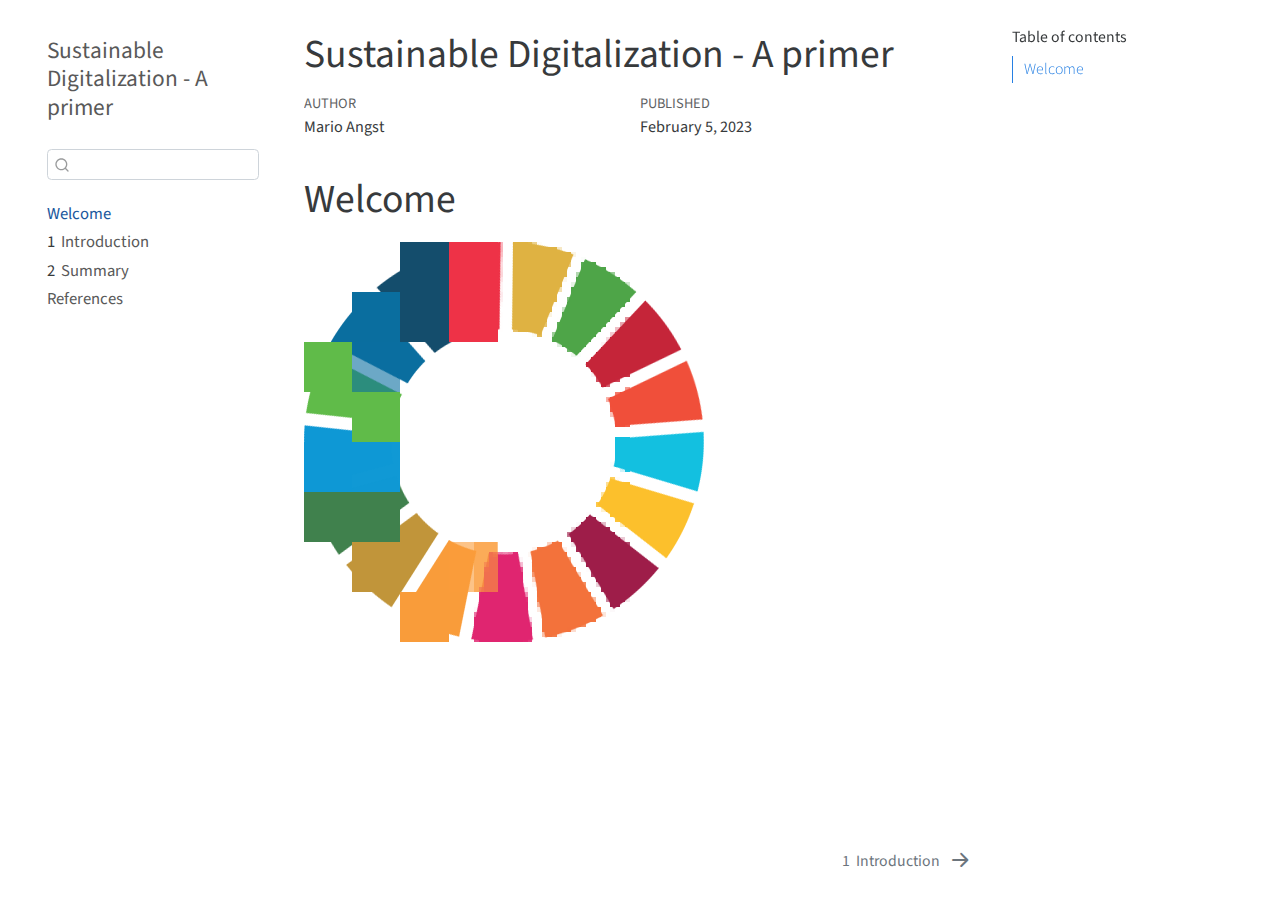
<file: _docs/index.html>
<!DOCTYPE html>
<html xmlns="http://www.w3.org/1999/xhtml" lang="en" xml:lang="en"><head>

<meta charset="utf-8">
<meta name="generator" content="quarto-1.2.313">

<meta name="viewport" content="width=device-width, initial-scale=1.0, user-scalable=yes">

<meta name="author" content="Mario Angst">
<meta name="dcterms.date" content="2023-02-05">

<title>Sustainable Digitalization - A primer</title>
<style>
code{white-space: pre-wrap;}
span.smallcaps{font-variant: small-caps;}
div.columns{display: flex; gap: min(4vw, 1.5em);}
div.column{flex: auto; overflow-x: auto;}
div.hanging-indent{margin-left: 1.5em; text-indent: -1.5em;}
ul.task-list{list-style: none;}
ul.task-list li input[type="checkbox"] {
  width: 0.8em;
  margin: 0 0.8em 0.2em -1.6em;
  vertical-align: middle;
}
</style>


<script src="site_libs/quarto-nav/quarto-nav.js"></script>
<script src="site_libs/quarto-nav/headroom.min.js"></script>
<script src="site_libs/clipboard/clipboard.min.js"></script>
<script src="site_libs/quarto-search/autocomplete.umd.js"></script>
<script src="site_libs/quarto-search/fuse.min.js"></script>
<script src="site_libs/quarto-search/quarto-search.js"></script>
<meta name="quarto:offset" content="./">
<link href="./intro.html" rel="next">
<script src="site_libs/quarto-html/quarto.js"></script>
<script src="site_libs/quarto-html/popper.min.js"></script>
<script src="site_libs/quarto-html/tippy.umd.min.js"></script>
<script src="site_libs/quarto-html/anchor.min.js"></script>
<link href="site_libs/quarto-html/tippy.css" rel="stylesheet">
<link href="site_libs/quarto-html/quarto-syntax-highlighting.css" rel="stylesheet" id="quarto-text-highlighting-styles">
<script src="site_libs/bootstrap/bootstrap.min.js"></script>
<link href="site_libs/bootstrap/bootstrap-icons.css" rel="stylesheet">
<link href="site_libs/bootstrap/bootstrap.min.css" rel="stylesheet" id="quarto-bootstrap" data-mode="light">
<script id="quarto-search-options" type="application/json">{
  "location": "sidebar",
  "copy-button": false,
  "collapse-after": 3,
  "panel-placement": "start",
  "type": "textbox",
  "limit": 20,
  "language": {
    "search-no-results-text": "No results",
    "search-matching-documents-text": "matching documents",
    "search-copy-link-title": "Copy link to search",
    "search-hide-matches-text": "Hide additional matches",
    "search-more-match-text": "more match in this document",
    "search-more-matches-text": "more matches in this document",
    "search-clear-button-title": "Clear",
    "search-detached-cancel-button-title": "Cancel",
    "search-submit-button-title": "Submit"
  }
}</script>


</head>

<body class="nav-sidebar floating">

<div id="quarto-search-results"></div>
  <header id="quarto-header" class="headroom fixed-top">
  <nav class="quarto-secondary-nav" data-bs-toggle="collapse" data-bs-target="#quarto-sidebar" aria-controls="quarto-sidebar" aria-expanded="false" aria-label="Toggle sidebar navigation" onclick="if (window.quartoToggleHeadroom) { window.quartoToggleHeadroom(); }">
    <div class="container-fluid d-flex justify-content-between">
      <h1 class="quarto-secondary-nav-title">Sustainable Digitalization - A primer</h1>
      <button type="button" class="quarto-btn-toggle btn" aria-label="Show secondary navigation">
        <i class="bi bi-chevron-right"></i>
      </button>
    </div>
  </nav>
</header>
<!-- content -->
<div id="quarto-content" class="quarto-container page-columns page-rows-contents page-layout-article">
<!-- sidebar -->
  <nav id="quarto-sidebar" class="sidebar collapse sidebar-navigation floating overflow-auto">
    <div class="pt-lg-2 mt-2 text-left sidebar-header">
    <div class="sidebar-title mb-0 py-0">
      <a href="./">Sustainable Digitalization - A primer</a> 
    </div>
      </div>
      <div class="mt-2 flex-shrink-0 align-items-center">
        <div class="sidebar-search">
        <div id="quarto-search" class="" title="Search"></div>
        </div>
      </div>
    <div class="sidebar-menu-container"> 
    <ul class="list-unstyled mt-1">
        <li class="sidebar-item">
  <div class="sidebar-item-container"> 
  <a href="./index.html" class="sidebar-item-text sidebar-link active">Welcome</a>
  </div>
</li>
        <li class="sidebar-item">
  <div class="sidebar-item-container"> 
  <a href="./intro.html" class="sidebar-item-text sidebar-link"><span class="chapter-number">1</span>&nbsp; <span class="chapter-title">Introduction</span></a>
  </div>
</li>
        <li class="sidebar-item">
  <div class="sidebar-item-container"> 
  <a href="./summary.html" class="sidebar-item-text sidebar-link"><span class="chapter-number">2</span>&nbsp; <span class="chapter-title">Summary</span></a>
  </div>
</li>
        <li class="sidebar-item">
  <div class="sidebar-item-container"> 
  <a href="./references.html" class="sidebar-item-text sidebar-link">References</a>
  </div>
</li>
    </ul>
    </div>
</nav>
<!-- margin-sidebar -->
    <div id="quarto-margin-sidebar" class="sidebar margin-sidebar">
        <nav id="TOC" role="doc-toc" class="toc-active">
    <h2 id="toc-title">Table of contents</h2>
   
  <ul>
  <li><a href="#welcome" id="toc-welcome" class="nav-link active" data-scroll-target="#welcome">Welcome</a></li>
  </ul>
</nav>
    </div>
<!-- main -->
<main class="content" id="quarto-document-content">

<header id="title-block-header" class="quarto-title-block default">
<div class="quarto-title">
<h1 class="title d-none d-lg-block">Sustainable Digitalization - A primer</h1>
</div>



<div class="quarto-title-meta">

    <div>
    <div class="quarto-title-meta-heading">Author</div>
    <div class="quarto-title-meta-contents">
             <p>Mario Angst </p>
          </div>
  </div>
    
    <div>
    <div class="quarto-title-meta-heading">Published</div>
    <div class="quarto-title-meta-contents">
      <p class="date">February 5, 2023</p>
    </div>
  </div>
  
    
  </div>
  

</header>

<section id="welcome" class="level1 unnumbered">
<h1 class="unnumbered">Welcome</h1>
<p><img src="../img/logo.png" class="img-fluid"></p>


</section>

</main> <!-- /main -->
<script id="quarto-html-after-body" type="application/javascript">
window.document.addEventListener("DOMContentLoaded", function (event) {
  const toggleBodyColorMode = (bsSheetEl) => {
    const mode = bsSheetEl.getAttribute("data-mode");
    const bodyEl = window.document.querySelector("body");
    if (mode === "dark") {
      bodyEl.classList.add("quarto-dark");
      bodyEl.classList.remove("quarto-light");
    } else {
      bodyEl.classList.add("quarto-light");
      bodyEl.classList.remove("quarto-dark");
    }
  }
  const toggleBodyColorPrimary = () => {
    const bsSheetEl = window.document.querySelector("link#quarto-bootstrap");
    if (bsSheetEl) {
      toggleBodyColorMode(bsSheetEl);
    }
  }
  toggleBodyColorPrimary();  
  const icon = "";
  const anchorJS = new window.AnchorJS();
  anchorJS.options = {
    placement: 'right',
    icon: icon
  };
  anchorJS.add('.anchored');
  const clipboard = new window.ClipboardJS('.code-copy-button', {
    target: function(trigger) {
      return trigger.previousElementSibling;
    }
  });
  clipboard.on('success', function(e) {
    // button target
    const button = e.trigger;
    // don't keep focus
    button.blur();
    // flash "checked"
    button.classList.add('code-copy-button-checked');
    var currentTitle = button.getAttribute("title");
    button.setAttribute("title", "Copied!");
    let tooltip;
    if (window.bootstrap) {
      button.setAttribute("data-bs-toggle", "tooltip");
      button.setAttribute("data-bs-placement", "left");
      button.setAttribute("data-bs-title", "Copied!");
      tooltip = new bootstrap.Tooltip(button, 
        { trigger: "manual", 
          customClass: "code-copy-button-tooltip",
          offset: [0, -8]});
      tooltip.show();    
    }
    setTimeout(function() {
      if (tooltip) {
        tooltip.hide();
        button.removeAttribute("data-bs-title");
        button.removeAttribute("data-bs-toggle");
        button.removeAttribute("data-bs-placement");
      }
      button.setAttribute("title", currentTitle);
      button.classList.remove('code-copy-button-checked');
    }, 1000);
    // clear code selection
    e.clearSelection();
  });
  function tippyHover(el, contentFn) {
    const config = {
      allowHTML: true,
      content: contentFn,
      maxWidth: 500,
      delay: 100,
      arrow: false,
      appendTo: function(el) {
          return el.parentElement;
      },
      interactive: true,
      interactiveBorder: 10,
      theme: 'quarto',
      placement: 'bottom-start'
    };
    window.tippy(el, config); 
  }
  const noterefs = window.document.querySelectorAll('a[role="doc-noteref"]');
  for (var i=0; i<noterefs.length; i++) {
    const ref = noterefs[i];
    tippyHover(ref, function() {
      // use id or data attribute instead here
      let href = ref.getAttribute('data-footnote-href') || ref.getAttribute('href');
      try { href = new URL(href).hash; } catch {}
      const id = href.replace(/^#\/?/, "");
      const note = window.document.getElementById(id);
      return note.innerHTML;
    });
  }
  const findCites = (el) => {
    const parentEl = el.parentElement;
    if (parentEl) {
      const cites = parentEl.dataset.cites;
      if (cites) {
        return {
          el,
          cites: cites.split(' ')
        };
      } else {
        return findCites(el.parentElement)
      }
    } else {
      return undefined;
    }
  };
  var bibliorefs = window.document.querySelectorAll('a[role="doc-biblioref"]');
  for (var i=0; i<bibliorefs.length; i++) {
    const ref = bibliorefs[i];
    const citeInfo = findCites(ref);
    if (citeInfo) {
      tippyHover(citeInfo.el, function() {
        var popup = window.document.createElement('div');
        citeInfo.cites.forEach(function(cite) {
          var citeDiv = window.document.createElement('div');
          citeDiv.classList.add('hanging-indent');
          citeDiv.classList.add('csl-entry');
          var biblioDiv = window.document.getElementById('ref-' + cite);
          if (biblioDiv) {
            citeDiv.innerHTML = biblioDiv.innerHTML;
          }
          popup.appendChild(citeDiv);
        });
        return popup.innerHTML;
      });
    }
  }
});
</script>
<nav class="page-navigation">
  <div class="nav-page nav-page-previous">
  </div>
  <div class="nav-page nav-page-next">
      <a href="./intro.html" class="pagination-link">
        <span class="nav-page-text"><span class="chapter-number">1</span>&nbsp; <span class="chapter-title">Introduction</span></span> <i class="bi bi-arrow-right-short"></i>
      </a>
  </div>
</nav>
</div> <!-- /content -->



</body></html>
</file>
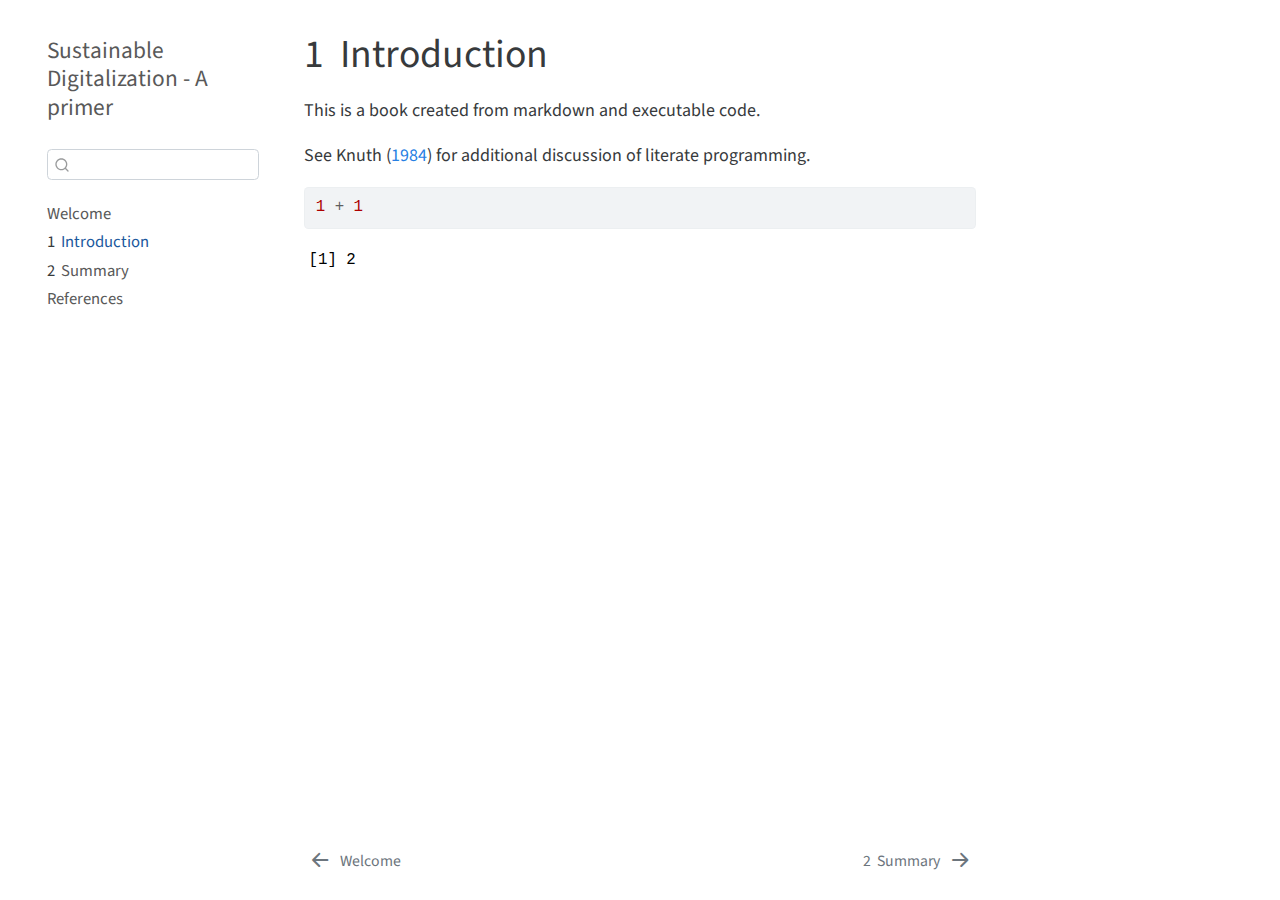
<file: _docs/intro.html>
<!DOCTYPE html>
<html xmlns="http://www.w3.org/1999/xhtml" lang="en" xml:lang="en"><head>

<meta charset="utf-8">
<meta name="generator" content="quarto-1.2.313">

<meta name="viewport" content="width=device-width, initial-scale=1.0, user-scalable=yes">


<title>Sustainable Digitalization - A primer - 1&nbsp; Introduction</title>
<style>
code{white-space: pre-wrap;}
span.smallcaps{font-variant: small-caps;}
div.columns{display: flex; gap: min(4vw, 1.5em);}
div.column{flex: auto; overflow-x: auto;}
div.hanging-indent{margin-left: 1.5em; text-indent: -1.5em;}
ul.task-list{list-style: none;}
ul.task-list li input[type="checkbox"] {
  width: 0.8em;
  margin: 0 0.8em 0.2em -1.6em;
  vertical-align: middle;
}
pre > code.sourceCode { white-space: pre; position: relative; }
pre > code.sourceCode > span { display: inline-block; line-height: 1.25; }
pre > code.sourceCode > span:empty { height: 1.2em; }
.sourceCode { overflow: visible; }
code.sourceCode > span { color: inherit; text-decoration: inherit; }
div.sourceCode { margin: 1em 0; }
pre.sourceCode { margin: 0; }
@media screen {
div.sourceCode { overflow: auto; }
}
@media print {
pre > code.sourceCode { white-space: pre-wrap; }
pre > code.sourceCode > span { text-indent: -5em; padding-left: 5em; }
}
pre.numberSource code
  { counter-reset: source-line 0; }
pre.numberSource code > span
  { position: relative; left: -4em; counter-increment: source-line; }
pre.numberSource code > span > a:first-child::before
  { content: counter(source-line);
    position: relative; left: -1em; text-align: right; vertical-align: baseline;
    border: none; display: inline-block;
    -webkit-touch-callout: none; -webkit-user-select: none;
    -khtml-user-select: none; -moz-user-select: none;
    -ms-user-select: none; user-select: none;
    padding: 0 4px; width: 4em;
    color: #aaaaaa;
  }
pre.numberSource { margin-left: 3em; border-left: 1px solid #aaaaaa;  padding-left: 4px; }
div.sourceCode
  {   }
@media screen {
pre > code.sourceCode > span > a:first-child::before { text-decoration: underline; }
}
code span.al { color: #ff0000; font-weight: bold; } /* Alert */
code span.an { color: #60a0b0; font-weight: bold; font-style: italic; } /* Annotation */
code span.at { color: #7d9029; } /* Attribute */
code span.bn { color: #40a070; } /* BaseN */
code span.bu { color: #008000; } /* BuiltIn */
code span.cf { color: #007020; font-weight: bold; } /* ControlFlow */
code span.ch { color: #4070a0; } /* Char */
code span.cn { color: #880000; } /* Constant */
code span.co { color: #60a0b0; font-style: italic; } /* Comment */
code span.cv { color: #60a0b0; font-weight: bold; font-style: italic; } /* CommentVar */
code span.do { color: #ba2121; font-style: italic; } /* Documentation */
code span.dt { color: #902000; } /* DataType */
code span.dv { color: #40a070; } /* DecVal */
code span.er { color: #ff0000; font-weight: bold; } /* Error */
code span.ex { } /* Extension */
code span.fl { color: #40a070; } /* Float */
code span.fu { color: #06287e; } /* Function */
code span.im { color: #008000; font-weight: bold; } /* Import */
code span.in { color: #60a0b0; font-weight: bold; font-style: italic; } /* Information */
code span.kw { color: #007020; font-weight: bold; } /* Keyword */
code span.op { color: #666666; } /* Operator */
code span.ot { color: #007020; } /* Other */
code span.pp { color: #bc7a00; } /* Preprocessor */
code span.sc { color: #4070a0; } /* SpecialChar */
code span.ss { color: #bb6688; } /* SpecialString */
code span.st { color: #4070a0; } /* String */
code span.va { color: #19177c; } /* Variable */
code span.vs { color: #4070a0; } /* VerbatimString */
code span.wa { color: #60a0b0; font-weight: bold; font-style: italic; } /* Warning */
div.csl-bib-body { }
div.csl-entry {
  clear: both;
}
.hanging div.csl-entry {
  margin-left:2em;
  text-indent:-2em;
}
div.csl-left-margin {
  min-width:2em;
  float:left;
}
div.csl-right-inline {
  margin-left:2em;
  padding-left:1em;
}
div.csl-indent {
  margin-left: 2em;
}
</style>


<script src="site_libs/quarto-nav/quarto-nav.js"></script>
<script src="site_libs/quarto-nav/headroom.min.js"></script>
<script src="site_libs/clipboard/clipboard.min.js"></script>
<script src="site_libs/quarto-search/autocomplete.umd.js"></script>
<script src="site_libs/quarto-search/fuse.min.js"></script>
<script src="site_libs/quarto-search/quarto-search.js"></script>
<meta name="quarto:offset" content="./">
<link href="./summary.html" rel="next">
<link href="./index.html" rel="prev">
<script src="site_libs/quarto-html/quarto.js"></script>
<script src="site_libs/quarto-html/popper.min.js"></script>
<script src="site_libs/quarto-html/tippy.umd.min.js"></script>
<script src="site_libs/quarto-html/anchor.min.js"></script>
<link href="site_libs/quarto-html/tippy.css" rel="stylesheet">
<link href="site_libs/quarto-html/quarto-syntax-highlighting.css" rel="stylesheet" id="quarto-text-highlighting-styles">
<script src="site_libs/bootstrap/bootstrap.min.js"></script>
<link href="site_libs/bootstrap/bootstrap-icons.css" rel="stylesheet">
<link href="site_libs/bootstrap/bootstrap.min.css" rel="stylesheet" id="quarto-bootstrap" data-mode="light">
<script id="quarto-search-options" type="application/json">{
  "location": "sidebar",
  "copy-button": false,
  "collapse-after": 3,
  "panel-placement": "start",
  "type": "textbox",
  "limit": 20,
  "language": {
    "search-no-results-text": "No results",
    "search-matching-documents-text": "matching documents",
    "search-copy-link-title": "Copy link to search",
    "search-hide-matches-text": "Hide additional matches",
    "search-more-match-text": "more match in this document",
    "search-more-matches-text": "more matches in this document",
    "search-clear-button-title": "Clear",
    "search-detached-cancel-button-title": "Cancel",
    "search-submit-button-title": "Submit"
  }
}</script>


</head>

<body class="nav-sidebar floating">

<div id="quarto-search-results"></div>
  <header id="quarto-header" class="headroom fixed-top">
  <nav class="quarto-secondary-nav" data-bs-toggle="collapse" data-bs-target="#quarto-sidebar" aria-controls="quarto-sidebar" aria-expanded="false" aria-label="Toggle sidebar navigation" onclick="if (window.quartoToggleHeadroom) { window.quartoToggleHeadroom(); }">
    <div class="container-fluid d-flex justify-content-between">
      <h1 class="quarto-secondary-nav-title"><span class="chapter-number">1</span>&nbsp; <span class="chapter-title">Introduction</span></h1>
      <button type="button" class="quarto-btn-toggle btn" aria-label="Show secondary navigation">
        <i class="bi bi-chevron-right"></i>
      </button>
    </div>
  </nav>
</header>
<!-- content -->
<div id="quarto-content" class="quarto-container page-columns page-rows-contents page-layout-article">
<!-- sidebar -->
  <nav id="quarto-sidebar" class="sidebar collapse sidebar-navigation floating overflow-auto">
    <div class="pt-lg-2 mt-2 text-left sidebar-header">
    <div class="sidebar-title mb-0 py-0">
      <a href="./">Sustainable Digitalization - A primer</a> 
    </div>
      </div>
      <div class="mt-2 flex-shrink-0 align-items-center">
        <div class="sidebar-search">
        <div id="quarto-search" class="" title="Search"></div>
        </div>
      </div>
    <div class="sidebar-menu-container"> 
    <ul class="list-unstyled mt-1">
        <li class="sidebar-item">
  <div class="sidebar-item-container"> 
  <a href="./index.html" class="sidebar-item-text sidebar-link">Welcome</a>
  </div>
</li>
        <li class="sidebar-item">
  <div class="sidebar-item-container"> 
  <a href="./intro.html" class="sidebar-item-text sidebar-link active"><span class="chapter-number">1</span>&nbsp; <span class="chapter-title">Introduction</span></a>
  </div>
</li>
        <li class="sidebar-item">
  <div class="sidebar-item-container"> 
  <a href="./summary.html" class="sidebar-item-text sidebar-link"><span class="chapter-number">2</span>&nbsp; <span class="chapter-title">Summary</span></a>
  </div>
</li>
        <li class="sidebar-item">
  <div class="sidebar-item-container"> 
  <a href="./references.html" class="sidebar-item-text sidebar-link">References</a>
  </div>
</li>
    </ul>
    </div>
</nav>
<!-- margin-sidebar -->
    <div id="quarto-margin-sidebar" class="sidebar margin-sidebar">
        
    </div>
<!-- main -->
<main class="content" id="quarto-document-content">

<header id="title-block-header" class="quarto-title-block default">
<div class="quarto-title">
<h1 class="title d-none d-lg-block"><span class="chapter-number">1</span>&nbsp; <span class="chapter-title">Introduction</span></h1>
</div>



<div class="quarto-title-meta">

    
  
    
  </div>
  

</header>

<p>This is a book created from markdown and executable code.</p>
<p>See <span class="citation" data-cites="knuth84">Knuth (<a href="references.html#ref-knuth84" role="doc-biblioref">1984</a>)</span> for additional discussion of literate programming.</p>
<div class="cell">
<div class="sourceCode cell-code" id="cb1"><pre class="sourceCode r code-with-copy"><code class="sourceCode r"><span id="cb1-1"><a href="#cb1-1" aria-hidden="true" tabindex="-1"></a><span class="dv">1</span> <span class="sc">+</span> <span class="dv">1</span></span></code><button title="Copy to Clipboard" class="code-copy-button"><i class="bi"></i></button></pre></div>
<div class="cell-output cell-output-stdout">
<pre><code>[1] 2</code></pre>
</div>
</div>


<div id="refs" class="references csl-bib-body hanging-indent" role="doc-bibliography" style="display: none">
<div id="ref-knuth84" class="csl-entry" role="doc-biblioentry">
Knuth, Donald E. 1984. <span>“Literate Programming.”</span> <em>Comput. J.</em> 27 (2): 97–111. <a href="https://doi.org/10.1093/comjnl/27.2.97">https://doi.org/10.1093/comjnl/27.2.97</a>.
</div>
</div>

</main> <!-- /main -->
<script id="quarto-html-after-body" type="application/javascript">
window.document.addEventListener("DOMContentLoaded", function (event) {
  const toggleBodyColorMode = (bsSheetEl) => {
    const mode = bsSheetEl.getAttribute("data-mode");
    const bodyEl = window.document.querySelector("body");
    if (mode === "dark") {
      bodyEl.classList.add("quarto-dark");
      bodyEl.classList.remove("quarto-light");
    } else {
      bodyEl.classList.add("quarto-light");
      bodyEl.classList.remove("quarto-dark");
    }
  }
  const toggleBodyColorPrimary = () => {
    const bsSheetEl = window.document.querySelector("link#quarto-bootstrap");
    if (bsSheetEl) {
      toggleBodyColorMode(bsSheetEl);
    }
  }
  toggleBodyColorPrimary();  
  const icon = "";
  const anchorJS = new window.AnchorJS();
  anchorJS.options = {
    placement: 'right',
    icon: icon
  };
  anchorJS.add('.anchored');
  const clipboard = new window.ClipboardJS('.code-copy-button', {
    target: function(trigger) {
      return trigger.previousElementSibling;
    }
  });
  clipboard.on('success', function(e) {
    // button target
    const button = e.trigger;
    // don't keep focus
    button.blur();
    // flash "checked"
    button.classList.add('code-copy-button-checked');
    var currentTitle = button.getAttribute("title");
    button.setAttribute("title", "Copied!");
    let tooltip;
    if (window.bootstrap) {
      button.setAttribute("data-bs-toggle", "tooltip");
      button.setAttribute("data-bs-placement", "left");
      button.setAttribute("data-bs-title", "Copied!");
      tooltip = new bootstrap.Tooltip(button, 
        { trigger: "manual", 
          customClass: "code-copy-button-tooltip",
          offset: [0, -8]});
      tooltip.show();    
    }
    setTimeout(function() {
      if (tooltip) {
        tooltip.hide();
        button.removeAttribute("data-bs-title");
        button.removeAttribute("data-bs-toggle");
        button.removeAttribute("data-bs-placement");
      }
      button.setAttribute("title", currentTitle);
      button.classList.remove('code-copy-button-checked');
    }, 1000);
    // clear code selection
    e.clearSelection();
  });
  function tippyHover(el, contentFn) {
    const config = {
      allowHTML: true,
      content: contentFn,
      maxWidth: 500,
      delay: 100,
      arrow: false,
      appendTo: function(el) {
          return el.parentElement;
      },
      interactive: true,
      interactiveBorder: 10,
      theme: 'quarto',
      placement: 'bottom-start'
    };
    window.tippy(el, config); 
  }
  const noterefs = window.document.querySelectorAll('a[role="doc-noteref"]');
  for (var i=0; i<noterefs.length; i++) {
    const ref = noterefs[i];
    tippyHover(ref, function() {
      // use id or data attribute instead here
      let href = ref.getAttribute('data-footnote-href') || ref.getAttribute('href');
      try { href = new URL(href).hash; } catch {}
      const id = href.replace(/^#\/?/, "");
      const note = window.document.getElementById(id);
      return note.innerHTML;
    });
  }
  const findCites = (el) => {
    const parentEl = el.parentElement;
    if (parentEl) {
      const cites = parentEl.dataset.cites;
      if (cites) {
        return {
          el,
          cites: cites.split(' ')
        };
      } else {
        return findCites(el.parentElement)
      }
    } else {
      return undefined;
    }
  };
  var bibliorefs = window.document.querySelectorAll('a[role="doc-biblioref"]');
  for (var i=0; i<bibliorefs.length; i++) {
    const ref = bibliorefs[i];
    const citeInfo = findCites(ref);
    if (citeInfo) {
      tippyHover(citeInfo.el, function() {
        var popup = window.document.createElement('div');
        citeInfo.cites.forEach(function(cite) {
          var citeDiv = window.document.createElement('div');
          citeDiv.classList.add('hanging-indent');
          citeDiv.classList.add('csl-entry');
          var biblioDiv = window.document.getElementById('ref-' + cite);
          if (biblioDiv) {
            citeDiv.innerHTML = biblioDiv.innerHTML;
          }
          popup.appendChild(citeDiv);
        });
        return popup.innerHTML;
      });
    }
  }
});
</script>
<nav class="page-navigation">
  <div class="nav-page nav-page-previous">
      <a href="./index.html" class="pagination-link">
        <i class="bi bi-arrow-left-short"></i> <span class="nav-page-text">Welcome</span>
      </a>          
  </div>
  <div class="nav-page nav-page-next">
      <a href="./summary.html" class="pagination-link">
        <span class="nav-page-text"><span class="chapter-number">2</span>&nbsp; <span class="chapter-title">Summary</span></span> <i class="bi bi-arrow-right-short"></i>
      </a>
  </div>
</nav>
</div> <!-- /content -->



</body></html>
</file>
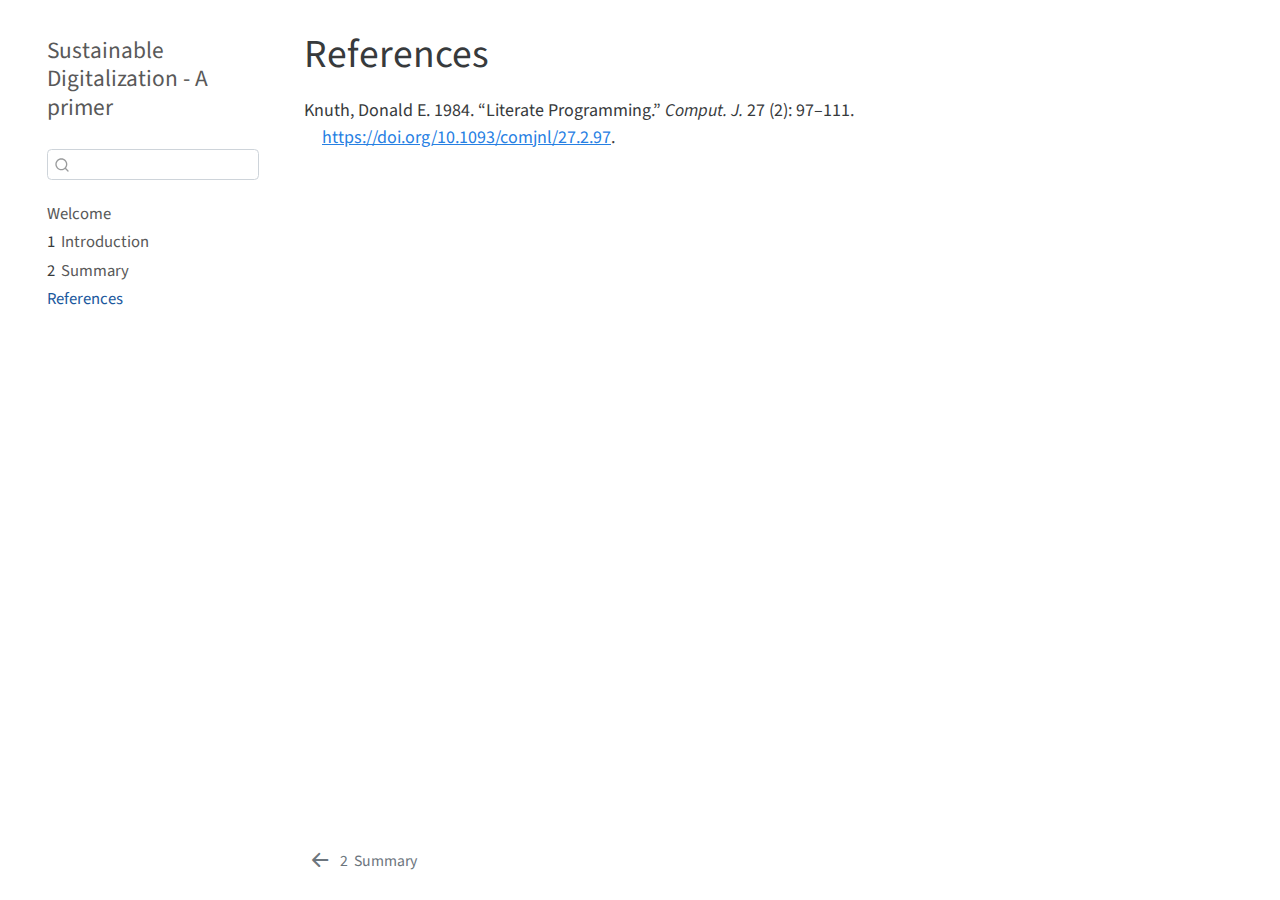
<file: _docs/references.html>
<!DOCTYPE html>
<html xmlns="http://www.w3.org/1999/xhtml" lang="en" xml:lang="en"><head>

<meta charset="utf-8">
<meta name="generator" content="quarto-1.2.313">

<meta name="viewport" content="width=device-width, initial-scale=1.0, user-scalable=yes">


<title>Sustainable Digitalization - A primer - References</title>
<style>
code{white-space: pre-wrap;}
span.smallcaps{font-variant: small-caps;}
div.columns{display: flex; gap: min(4vw, 1.5em);}
div.column{flex: auto; overflow-x: auto;}
div.hanging-indent{margin-left: 1.5em; text-indent: -1.5em;}
ul.task-list{list-style: none;}
ul.task-list li input[type="checkbox"] {
  width: 0.8em;
  margin: 0 0.8em 0.2em -1.6em;
  vertical-align: middle;
}
div.csl-bib-body { }
div.csl-entry {
  clear: both;
}
.hanging div.csl-entry {
  margin-left:2em;
  text-indent:-2em;
}
div.csl-left-margin {
  min-width:2em;
  float:left;
}
div.csl-right-inline {
  margin-left:2em;
  padding-left:1em;
}
div.csl-indent {
  margin-left: 2em;
}
</style>


<script src="site_libs/quarto-nav/quarto-nav.js"></script>
<script src="site_libs/quarto-nav/headroom.min.js"></script>
<script src="site_libs/clipboard/clipboard.min.js"></script>
<script src="site_libs/quarto-search/autocomplete.umd.js"></script>
<script src="site_libs/quarto-search/fuse.min.js"></script>
<script src="site_libs/quarto-search/quarto-search.js"></script>
<meta name="quarto:offset" content="./">
<link href="./summary.html" rel="prev">
<script src="site_libs/quarto-html/quarto.js"></script>
<script src="site_libs/quarto-html/popper.min.js"></script>
<script src="site_libs/quarto-html/tippy.umd.min.js"></script>
<script src="site_libs/quarto-html/anchor.min.js"></script>
<link href="site_libs/quarto-html/tippy.css" rel="stylesheet">
<link href="site_libs/quarto-html/quarto-syntax-highlighting.css" rel="stylesheet" id="quarto-text-highlighting-styles">
<script src="site_libs/bootstrap/bootstrap.min.js"></script>
<link href="site_libs/bootstrap/bootstrap-icons.css" rel="stylesheet">
<link href="site_libs/bootstrap/bootstrap.min.css" rel="stylesheet" id="quarto-bootstrap" data-mode="light">
<script id="quarto-search-options" type="application/json">{
  "location": "sidebar",
  "copy-button": false,
  "collapse-after": 3,
  "panel-placement": "start",
  "type": "textbox",
  "limit": 20,
  "language": {
    "search-no-results-text": "No results",
    "search-matching-documents-text": "matching documents",
    "search-copy-link-title": "Copy link to search",
    "search-hide-matches-text": "Hide additional matches",
    "search-more-match-text": "more match in this document",
    "search-more-matches-text": "more matches in this document",
    "search-clear-button-title": "Clear",
    "search-detached-cancel-button-title": "Cancel",
    "search-submit-button-title": "Submit"
  }
}</script>


</head>

<body class="nav-sidebar floating">

<div id="quarto-search-results"></div>
  <header id="quarto-header" class="headroom fixed-top">
  <nav class="quarto-secondary-nav" data-bs-toggle="collapse" data-bs-target="#quarto-sidebar" aria-controls="quarto-sidebar" aria-expanded="false" aria-label="Toggle sidebar navigation" onclick="if (window.quartoToggleHeadroom) { window.quartoToggleHeadroom(); }">
    <div class="container-fluid d-flex justify-content-between">
      <h1 class="quarto-secondary-nav-title">References</h1>
      <button type="button" class="quarto-btn-toggle btn" aria-label="Show secondary navigation">
        <i class="bi bi-chevron-right"></i>
      </button>
    </div>
  </nav>
</header>
<!-- content -->
<div id="quarto-content" class="quarto-container page-columns page-rows-contents page-layout-article">
<!-- sidebar -->
  <nav id="quarto-sidebar" class="sidebar collapse sidebar-navigation floating overflow-auto">
    <div class="pt-lg-2 mt-2 text-left sidebar-header">
    <div class="sidebar-title mb-0 py-0">
      <a href="./">Sustainable Digitalization - A primer</a> 
    </div>
      </div>
      <div class="mt-2 flex-shrink-0 align-items-center">
        <div class="sidebar-search">
        <div id="quarto-search" class="" title="Search"></div>
        </div>
      </div>
    <div class="sidebar-menu-container"> 
    <ul class="list-unstyled mt-1">
        <li class="sidebar-item">
  <div class="sidebar-item-container"> 
  <a href="./index.html" class="sidebar-item-text sidebar-link">Welcome</a>
  </div>
</li>
        <li class="sidebar-item">
  <div class="sidebar-item-container"> 
  <a href="./intro.html" class="sidebar-item-text sidebar-link"><span class="chapter-number">1</span>&nbsp; <span class="chapter-title">Introduction</span></a>
  </div>
</li>
        <li class="sidebar-item">
  <div class="sidebar-item-container"> 
  <a href="./summary.html" class="sidebar-item-text sidebar-link"><span class="chapter-number">2</span>&nbsp; <span class="chapter-title">Summary</span></a>
  </div>
</li>
        <li class="sidebar-item">
  <div class="sidebar-item-container"> 
  <a href="./references.html" class="sidebar-item-text sidebar-link active">References</a>
  </div>
</li>
    </ul>
    </div>
</nav>
<!-- margin-sidebar -->
    <div id="quarto-margin-sidebar" class="sidebar margin-sidebar">
        
    </div>
<!-- main -->
<main class="content" id="quarto-document-content">

<header id="title-block-header" class="quarto-title-block default">
<div class="quarto-title">
<h1 class="title d-none d-lg-block">References</h1>
</div>



<div class="quarto-title-meta">

    
  
    
  </div>
  

</header>

<div id="refs" class="references csl-bib-body hanging-indent" role="doc-bibliography">
<div id="ref-knuth84" class="csl-entry" role="doc-biblioentry">
Knuth, Donald E. 1984. <span>“Literate Programming.”</span> <em>Comput.
J.</em> 27 (2): 97–111. <a href="https://doi.org/10.1093/comjnl/27.2.97">https://doi.org/10.1093/comjnl/27.2.97</a>.
</div>
</div>



</main> <!-- /main -->
<script id="quarto-html-after-body" type="application/javascript">
window.document.addEventListener("DOMContentLoaded", function (event) {
  const toggleBodyColorMode = (bsSheetEl) => {
    const mode = bsSheetEl.getAttribute("data-mode");
    const bodyEl = window.document.querySelector("body");
    if (mode === "dark") {
      bodyEl.classList.add("quarto-dark");
      bodyEl.classList.remove("quarto-light");
    } else {
      bodyEl.classList.add("quarto-light");
      bodyEl.classList.remove("quarto-dark");
    }
  }
  const toggleBodyColorPrimary = () => {
    const bsSheetEl = window.document.querySelector("link#quarto-bootstrap");
    if (bsSheetEl) {
      toggleBodyColorMode(bsSheetEl);
    }
  }
  toggleBodyColorPrimary();  
  const icon = "";
  const anchorJS = new window.AnchorJS();
  anchorJS.options = {
    placement: 'right',
    icon: icon
  };
  anchorJS.add('.anchored');
  const clipboard = new window.ClipboardJS('.code-copy-button', {
    target: function(trigger) {
      return trigger.previousElementSibling;
    }
  });
  clipboard.on('success', function(e) {
    // button target
    const button = e.trigger;
    // don't keep focus
    button.blur();
    // flash "checked"
    button.classList.add('code-copy-button-checked');
    var currentTitle = button.getAttribute("title");
    button.setAttribute("title", "Copied!");
    let tooltip;
    if (window.bootstrap) {
      button.setAttribute("data-bs-toggle", "tooltip");
      button.setAttribute("data-bs-placement", "left");
      button.setAttribute("data-bs-title", "Copied!");
      tooltip = new bootstrap.Tooltip(button, 
        { trigger: "manual", 
          customClass: "code-copy-button-tooltip",
          offset: [0, -8]});
      tooltip.show();    
    }
    setTimeout(function() {
      if (tooltip) {
        tooltip.hide();
        button.removeAttribute("data-bs-title");
        button.removeAttribute("data-bs-toggle");
        button.removeAttribute("data-bs-placement");
      }
      button.setAttribute("title", currentTitle);
      button.classList.remove('code-copy-button-checked');
    }, 1000);
    // clear code selection
    e.clearSelection();
  });
  function tippyHover(el, contentFn) {
    const config = {
      allowHTML: true,
      content: contentFn,
      maxWidth: 500,
      delay: 100,
      arrow: false,
      appendTo: function(el) {
          return el.parentElement;
      },
      interactive: true,
      interactiveBorder: 10,
      theme: 'quarto',
      placement: 'bottom-start'
    };
    window.tippy(el, config); 
  }
  const noterefs = window.document.querySelectorAll('a[role="doc-noteref"]');
  for (var i=0; i<noterefs.length; i++) {
    const ref = noterefs[i];
    tippyHover(ref, function() {
      // use id or data attribute instead here
      let href = ref.getAttribute('data-footnote-href') || ref.getAttribute('href');
      try { href = new URL(href).hash; } catch {}
      const id = href.replace(/^#\/?/, "");
      const note = window.document.getElementById(id);
      return note.innerHTML;
    });
  }
  const findCites = (el) => {
    const parentEl = el.parentElement;
    if (parentEl) {
      const cites = parentEl.dataset.cites;
      if (cites) {
        return {
          el,
          cites: cites.split(' ')
        };
      } else {
        return findCites(el.parentElement)
      }
    } else {
      return undefined;
    }
  };
  var bibliorefs = window.document.querySelectorAll('a[role="doc-biblioref"]');
  for (var i=0; i<bibliorefs.length; i++) {
    const ref = bibliorefs[i];
    const citeInfo = findCites(ref);
    if (citeInfo) {
      tippyHover(citeInfo.el, function() {
        var popup = window.document.createElement('div');
        citeInfo.cites.forEach(function(cite) {
          var citeDiv = window.document.createElement('div');
          citeDiv.classList.add('hanging-indent');
          citeDiv.classList.add('csl-entry');
          var biblioDiv = window.document.getElementById('ref-' + cite);
          if (biblioDiv) {
            citeDiv.innerHTML = biblioDiv.innerHTML;
          }
          popup.appendChild(citeDiv);
        });
        return popup.innerHTML;
      });
    }
  }
});
</script>
<nav class="page-navigation">
  <div class="nav-page nav-page-previous">
      <a href="./summary.html" class="pagination-link">
        <i class="bi bi-arrow-left-short"></i> <span class="nav-page-text"><span class="chapter-number">2</span>&nbsp; <span class="chapter-title">Summary</span></span>
      </a>          
  </div>
  <div class="nav-page nav-page-next">
  </div>
</nav>
</div> <!-- /content -->



</body></html>
</file>
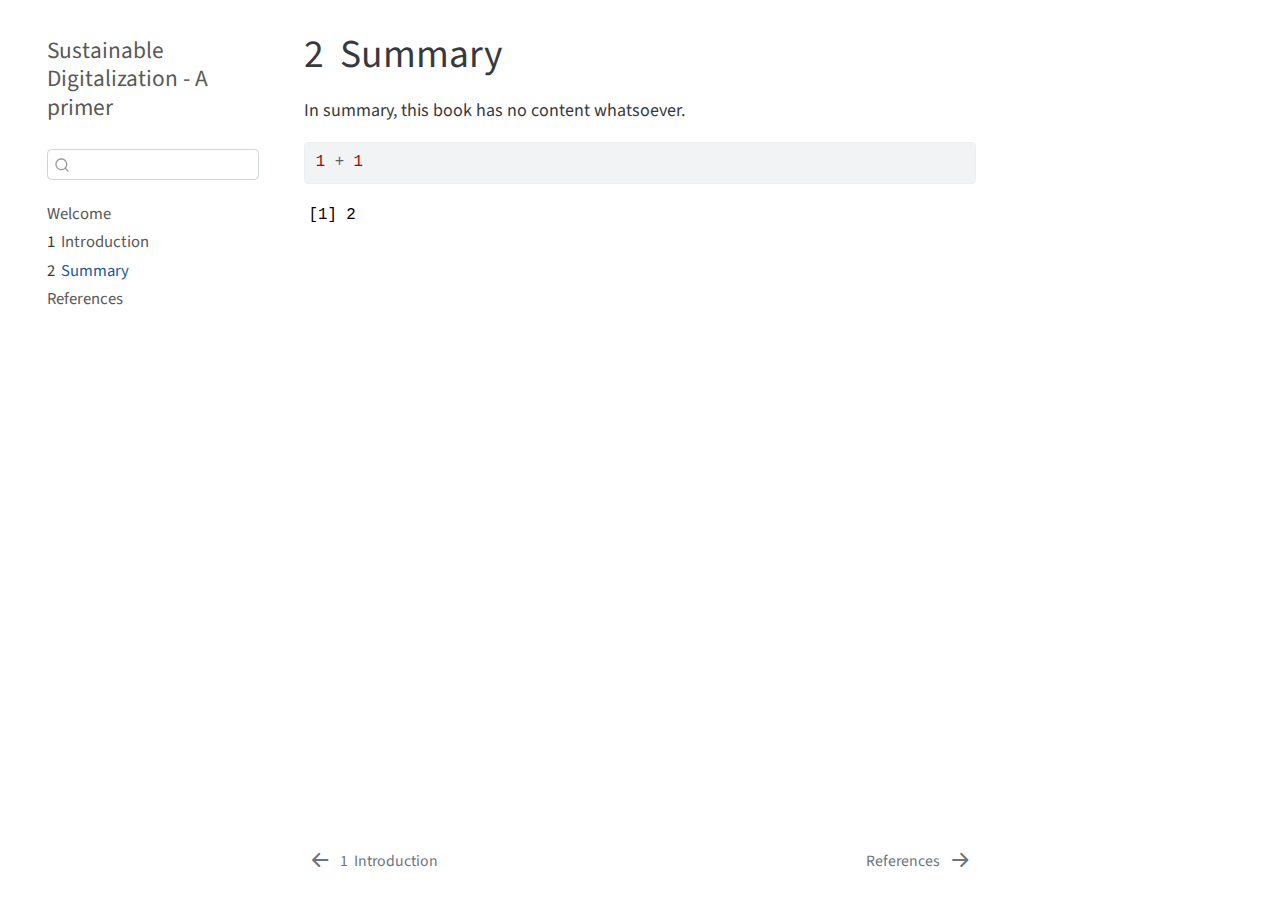
<file: _docs/summary.html>
<!DOCTYPE html>
<html xmlns="http://www.w3.org/1999/xhtml" lang="en" xml:lang="en"><head>

<meta charset="utf-8">
<meta name="generator" content="quarto-1.2.313">

<meta name="viewport" content="width=device-width, initial-scale=1.0, user-scalable=yes">


<title>Sustainable Digitalization - A primer - 2&nbsp; Summary</title>
<style>
code{white-space: pre-wrap;}
span.smallcaps{font-variant: small-caps;}
div.columns{display: flex; gap: min(4vw, 1.5em);}
div.column{flex: auto; overflow-x: auto;}
div.hanging-indent{margin-left: 1.5em; text-indent: -1.5em;}
ul.task-list{list-style: none;}
ul.task-list li input[type="checkbox"] {
  width: 0.8em;
  margin: 0 0.8em 0.2em -1.6em;
  vertical-align: middle;
}
pre > code.sourceCode { white-space: pre; position: relative; }
pre > code.sourceCode > span { display: inline-block; line-height: 1.25; }
pre > code.sourceCode > span:empty { height: 1.2em; }
.sourceCode { overflow: visible; }
code.sourceCode > span { color: inherit; text-decoration: inherit; }
div.sourceCode { margin: 1em 0; }
pre.sourceCode { margin: 0; }
@media screen {
div.sourceCode { overflow: auto; }
}
@media print {
pre > code.sourceCode { white-space: pre-wrap; }
pre > code.sourceCode > span { text-indent: -5em; padding-left: 5em; }
}
pre.numberSource code
  { counter-reset: source-line 0; }
pre.numberSource code > span
  { position: relative; left: -4em; counter-increment: source-line; }
pre.numberSource code > span > a:first-child::before
  { content: counter(source-line);
    position: relative; left: -1em; text-align: right; vertical-align: baseline;
    border: none; display: inline-block;
    -webkit-touch-callout: none; -webkit-user-select: none;
    -khtml-user-select: none; -moz-user-select: none;
    -ms-user-select: none; user-select: none;
    padding: 0 4px; width: 4em;
    color: #aaaaaa;
  }
pre.numberSource { margin-left: 3em; border-left: 1px solid #aaaaaa;  padding-left: 4px; }
div.sourceCode
  {   }
@media screen {
pre > code.sourceCode > span > a:first-child::before { text-decoration: underline; }
}
code span.al { color: #ff0000; font-weight: bold; } /* Alert */
code span.an { color: #60a0b0; font-weight: bold; font-style: italic; } /* Annotation */
code span.at { color: #7d9029; } /* Attribute */
code span.bn { color: #40a070; } /* BaseN */
code span.bu { color: #008000; } /* BuiltIn */
code span.cf { color: #007020; font-weight: bold; } /* ControlFlow */
code span.ch { color: #4070a0; } /* Char */
code span.cn { color: #880000; } /* Constant */
code span.co { color: #60a0b0; font-style: italic; } /* Comment */
code span.cv { color: #60a0b0; font-weight: bold; font-style: italic; } /* CommentVar */
code span.do { color: #ba2121; font-style: italic; } /* Documentation */
code span.dt { color: #902000; } /* DataType */
code span.dv { color: #40a070; } /* DecVal */
code span.er { color: #ff0000; font-weight: bold; } /* Error */
code span.ex { } /* Extension */
code span.fl { color: #40a070; } /* Float */
code span.fu { color: #06287e; } /* Function */
code span.im { color: #008000; font-weight: bold; } /* Import */
code span.in { color: #60a0b0; font-weight: bold; font-style: italic; } /* Information */
code span.kw { color: #007020; font-weight: bold; } /* Keyword */
code span.op { color: #666666; } /* Operator */
code span.ot { color: #007020; } /* Other */
code span.pp { color: #bc7a00; } /* Preprocessor */
code span.sc { color: #4070a0; } /* SpecialChar */
code span.ss { color: #bb6688; } /* SpecialString */
code span.st { color: #4070a0; } /* String */
code span.va { color: #19177c; } /* Variable */
code span.vs { color: #4070a0; } /* VerbatimString */
code span.wa { color: #60a0b0; font-weight: bold; font-style: italic; } /* Warning */
</style>


<script src="site_libs/quarto-nav/quarto-nav.js"></script>
<script src="site_libs/quarto-nav/headroom.min.js"></script>
<script src="site_libs/clipboard/clipboard.min.js"></script>
<script src="site_libs/quarto-search/autocomplete.umd.js"></script>
<script src="site_libs/quarto-search/fuse.min.js"></script>
<script src="site_libs/quarto-search/quarto-search.js"></script>
<meta name="quarto:offset" content="./">
<link href="./references.html" rel="next">
<link href="./intro.html" rel="prev">
<script src="site_libs/quarto-html/quarto.js"></script>
<script src="site_libs/quarto-html/popper.min.js"></script>
<script src="site_libs/quarto-html/tippy.umd.min.js"></script>
<script src="site_libs/quarto-html/anchor.min.js"></script>
<link href="site_libs/quarto-html/tippy.css" rel="stylesheet">
<link href="site_libs/quarto-html/quarto-syntax-highlighting.css" rel="stylesheet" id="quarto-text-highlighting-styles">
<script src="site_libs/bootstrap/bootstrap.min.js"></script>
<link href="site_libs/bootstrap/bootstrap-icons.css" rel="stylesheet">
<link href="site_libs/bootstrap/bootstrap.min.css" rel="stylesheet" id="quarto-bootstrap" data-mode="light">
<script id="quarto-search-options" type="application/json">{
  "location": "sidebar",
  "copy-button": false,
  "collapse-after": 3,
  "panel-placement": "start",
  "type": "textbox",
  "limit": 20,
  "language": {
    "search-no-results-text": "No results",
    "search-matching-documents-text": "matching documents",
    "search-copy-link-title": "Copy link to search",
    "search-hide-matches-text": "Hide additional matches",
    "search-more-match-text": "more match in this document",
    "search-more-matches-text": "more matches in this document",
    "search-clear-button-title": "Clear",
    "search-detached-cancel-button-title": "Cancel",
    "search-submit-button-title": "Submit"
  }
}</script>


</head>

<body class="nav-sidebar floating">

<div id="quarto-search-results"></div>
  <header id="quarto-header" class="headroom fixed-top">
  <nav class="quarto-secondary-nav" data-bs-toggle="collapse" data-bs-target="#quarto-sidebar" aria-controls="quarto-sidebar" aria-expanded="false" aria-label="Toggle sidebar navigation" onclick="if (window.quartoToggleHeadroom) { window.quartoToggleHeadroom(); }">
    <div class="container-fluid d-flex justify-content-between">
      <h1 class="quarto-secondary-nav-title"><span class="chapter-number">2</span>&nbsp; <span class="chapter-title">Summary</span></h1>
      <button type="button" class="quarto-btn-toggle btn" aria-label="Show secondary navigation">
        <i class="bi bi-chevron-right"></i>
      </button>
    </div>
  </nav>
</header>
<!-- content -->
<div id="quarto-content" class="quarto-container page-columns page-rows-contents page-layout-article">
<!-- sidebar -->
  <nav id="quarto-sidebar" class="sidebar collapse sidebar-navigation floating overflow-auto">
    <div class="pt-lg-2 mt-2 text-left sidebar-header">
    <div class="sidebar-title mb-0 py-0">
      <a href="./">Sustainable Digitalization - A primer</a> 
    </div>
      </div>
      <div class="mt-2 flex-shrink-0 align-items-center">
        <div class="sidebar-search">
        <div id="quarto-search" class="" title="Search"></div>
        </div>
      </div>
    <div class="sidebar-menu-container"> 
    <ul class="list-unstyled mt-1">
        <li class="sidebar-item">
  <div class="sidebar-item-container"> 
  <a href="./index.html" class="sidebar-item-text sidebar-link">Welcome</a>
  </div>
</li>
        <li class="sidebar-item">
  <div class="sidebar-item-container"> 
  <a href="./intro.html" class="sidebar-item-text sidebar-link"><span class="chapter-number">1</span>&nbsp; <span class="chapter-title">Introduction</span></a>
  </div>
</li>
        <li class="sidebar-item">
  <div class="sidebar-item-container"> 
  <a href="./summary.html" class="sidebar-item-text sidebar-link active"><span class="chapter-number">2</span>&nbsp; <span class="chapter-title">Summary</span></a>
  </div>
</li>
        <li class="sidebar-item">
  <div class="sidebar-item-container"> 
  <a href="./references.html" class="sidebar-item-text sidebar-link">References</a>
  </div>
</li>
    </ul>
    </div>
</nav>
<!-- margin-sidebar -->
    <div id="quarto-margin-sidebar" class="sidebar margin-sidebar">
        
    </div>
<!-- main -->
<main class="content" id="quarto-document-content">

<header id="title-block-header" class="quarto-title-block default">
<div class="quarto-title">
<h1 class="title d-none d-lg-block"><span class="chapter-number">2</span>&nbsp; <span class="chapter-title">Summary</span></h1>
</div>



<div class="quarto-title-meta">

    
  
    
  </div>
  

</header>

<p>In summary, this book has no content whatsoever.</p>
<div class="cell">
<div class="sourceCode cell-code" id="cb1"><pre class="sourceCode r code-with-copy"><code class="sourceCode r"><span id="cb1-1"><a href="#cb1-1" aria-hidden="true" tabindex="-1"></a><span class="dv">1</span> <span class="sc">+</span> <span class="dv">1</span></span></code><button title="Copy to Clipboard" class="code-copy-button"><i class="bi"></i></button></pre></div>
<div class="cell-output cell-output-stdout">
<pre><code>[1] 2</code></pre>
</div>
</div>



</main> <!-- /main -->
<script id="quarto-html-after-body" type="application/javascript">
window.document.addEventListener("DOMContentLoaded", function (event) {
  const toggleBodyColorMode = (bsSheetEl) => {
    const mode = bsSheetEl.getAttribute("data-mode");
    const bodyEl = window.document.querySelector("body");
    if (mode === "dark") {
      bodyEl.classList.add("quarto-dark");
      bodyEl.classList.remove("quarto-light");
    } else {
      bodyEl.classList.add("quarto-light");
      bodyEl.classList.remove("quarto-dark");
    }
  }
  const toggleBodyColorPrimary = () => {
    const bsSheetEl = window.document.querySelector("link#quarto-bootstrap");
    if (bsSheetEl) {
      toggleBodyColorMode(bsSheetEl);
    }
  }
  toggleBodyColorPrimary();  
  const icon = "";
  const anchorJS = new window.AnchorJS();
  anchorJS.options = {
    placement: 'right',
    icon: icon
  };
  anchorJS.add('.anchored');
  const clipboard = new window.ClipboardJS('.code-copy-button', {
    target: function(trigger) {
      return trigger.previousElementSibling;
    }
  });
  clipboard.on('success', function(e) {
    // button target
    const button = e.trigger;
    // don't keep focus
    button.blur();
    // flash "checked"
    button.classList.add('code-copy-button-checked');
    var currentTitle = button.getAttribute("title");
    button.setAttribute("title", "Copied!");
    let tooltip;
    if (window.bootstrap) {
      button.setAttribute("data-bs-toggle", "tooltip");
      button.setAttribute("data-bs-placement", "left");
      button.setAttribute("data-bs-title", "Copied!");
      tooltip = new bootstrap.Tooltip(button, 
        { trigger: "manual", 
          customClass: "code-copy-button-tooltip",
          offset: [0, -8]});
      tooltip.show();    
    }
    setTimeout(function() {
      if (tooltip) {
        tooltip.hide();
        button.removeAttribute("data-bs-title");
        button.removeAttribute("data-bs-toggle");
        button.removeAttribute("data-bs-placement");
      }
      button.setAttribute("title", currentTitle);
      button.classList.remove('code-copy-button-checked');
    }, 1000);
    // clear code selection
    e.clearSelection();
  });
  function tippyHover(el, contentFn) {
    const config = {
      allowHTML: true,
      content: contentFn,
      maxWidth: 500,
      delay: 100,
      arrow: false,
      appendTo: function(el) {
          return el.parentElement;
      },
      interactive: true,
      interactiveBorder: 10,
      theme: 'quarto',
      placement: 'bottom-start'
    };
    window.tippy(el, config); 
  }
  const noterefs = window.document.querySelectorAll('a[role="doc-noteref"]');
  for (var i=0; i<noterefs.length; i++) {
    const ref = noterefs[i];
    tippyHover(ref, function() {
      // use id or data attribute instead here
      let href = ref.getAttribute('data-footnote-href') || ref.getAttribute('href');
      try { href = new URL(href).hash; } catch {}
      const id = href.replace(/^#\/?/, "");
      const note = window.document.getElementById(id);
      return note.innerHTML;
    });
  }
  const findCites = (el) => {
    const parentEl = el.parentElement;
    if (parentEl) {
      const cites = parentEl.dataset.cites;
      if (cites) {
        return {
          el,
          cites: cites.split(' ')
        };
      } else {
        return findCites(el.parentElement)
      }
    } else {
      return undefined;
    }
  };
  var bibliorefs = window.document.querySelectorAll('a[role="doc-biblioref"]');
  for (var i=0; i<bibliorefs.length; i++) {
    const ref = bibliorefs[i];
    const citeInfo = findCites(ref);
    if (citeInfo) {
      tippyHover(citeInfo.el, function() {
        var popup = window.document.createElement('div');
        citeInfo.cites.forEach(function(cite) {
          var citeDiv = window.document.createElement('div');
          citeDiv.classList.add('hanging-indent');
          citeDiv.classList.add('csl-entry');
          var biblioDiv = window.document.getElementById('ref-' + cite);
          if (biblioDiv) {
            citeDiv.innerHTML = biblioDiv.innerHTML;
          }
          popup.appendChild(citeDiv);
        });
        return popup.innerHTML;
      });
    }
  }
});
</script>
<nav class="page-navigation">
  <div class="nav-page nav-page-previous">
      <a href="./intro.html" class="pagination-link">
        <i class="bi bi-arrow-left-short"></i> <span class="nav-page-text"><span class="chapter-number">1</span>&nbsp; <span class="chapter-title">Introduction</span></span>
      </a>          
  </div>
  <div class="nav-page nav-page-next">
      <a href="./references.html" class="pagination-link">
        <span class="nav-page-text">References</span> <i class="bi bi-arrow-right-short"></i>
      </a>
  </div>
</nav>
</div> <!-- /content -->



</body></html>
</file>
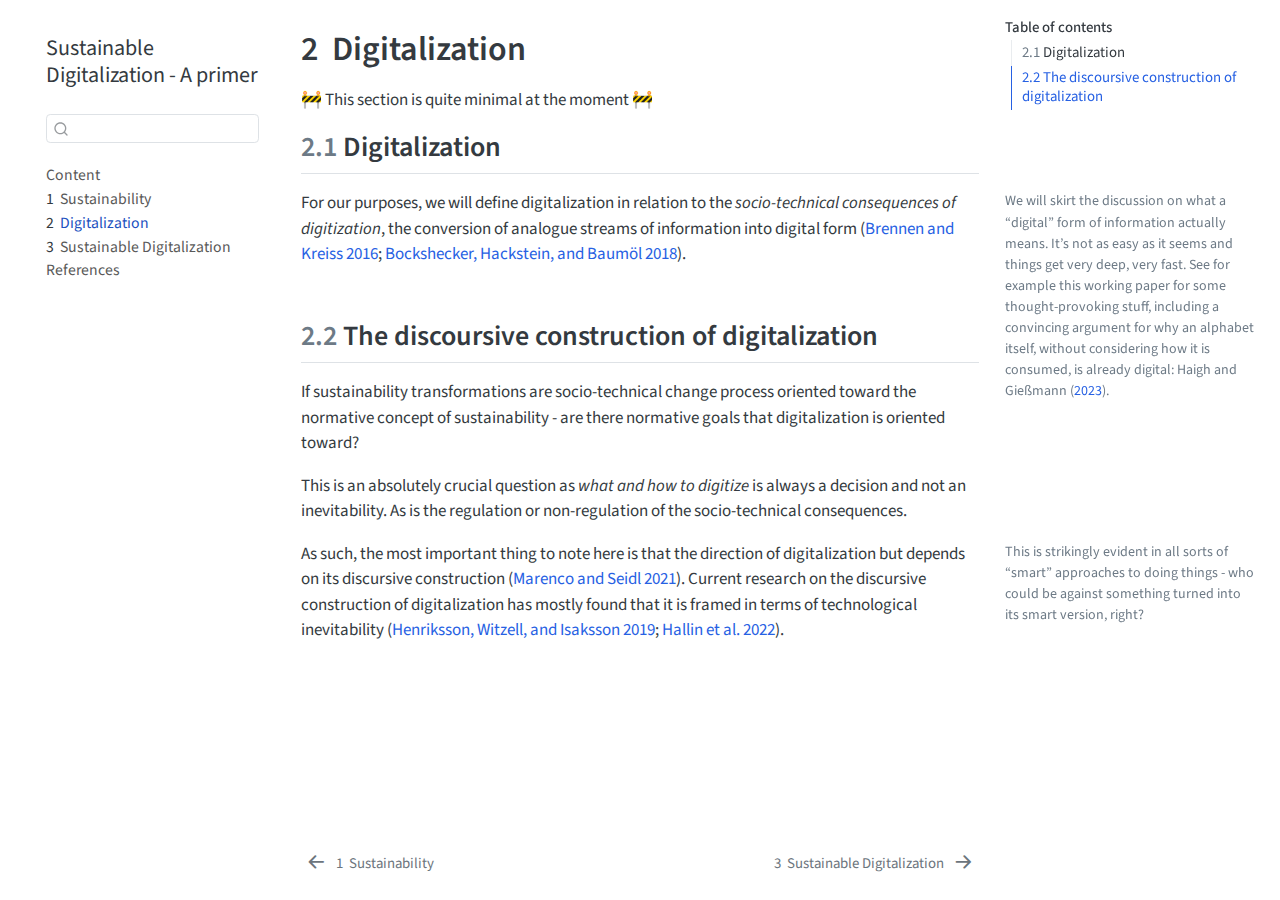
<file: docs/digi.html>
<!DOCTYPE html>
<html xmlns="http://www.w3.org/1999/xhtml" lang="en" xml:lang="en"><head>

<meta charset="utf-8">
<meta name="generator" content="quarto-1.6.40">

<meta name="viewport" content="width=device-width, initial-scale=1.0, user-scalable=yes">


<title>2&nbsp; Digitalization – Sustainable Digitalization - A primer</title>
<style>
code{white-space: pre-wrap;}
span.smallcaps{font-variant: small-caps;}
div.columns{display: flex; gap: min(4vw, 1.5em);}
div.column{flex: auto; overflow-x: auto;}
div.hanging-indent{margin-left: 1.5em; text-indent: -1.5em;}
ul.task-list{list-style: none;}
ul.task-list li input[type="checkbox"] {
  width: 0.8em;
  margin: 0 0.8em 0.2em -1em; /* quarto-specific, see https://github.com/quarto-dev/quarto-cli/issues/4556 */ 
  vertical-align: middle;
}
/* CSS for citations */
div.csl-bib-body { }
div.csl-entry {
  clear: both;
  margin-bottom: 0em;
}
.hanging-indent div.csl-entry {
  margin-left:2em;
  text-indent:-2em;
}
div.csl-left-margin {
  min-width:2em;
  float:left;
}
div.csl-right-inline {
  margin-left:2em;
  padding-left:1em;
}
div.csl-indent {
  margin-left: 2em;
}</style>


<script src="site_libs/quarto-nav/quarto-nav.js"></script>
<script src="site_libs/quarto-nav/headroom.min.js"></script>
<script src="site_libs/clipboard/clipboard.min.js"></script>
<script src="site_libs/quarto-search/autocomplete.umd.js"></script>
<script src="site_libs/quarto-search/fuse.min.js"></script>
<script src="site_libs/quarto-search/quarto-search.js"></script>
<meta name="quarto:offset" content="./">
<link href="./susdigi.html" rel="next">
<link href="./sus.html" rel="prev">
<link href="./logo.png" rel="icon" type="image/png">
<script src="site_libs/quarto-html/quarto.js"></script>
<script src="site_libs/quarto-html/popper.min.js"></script>
<script src="site_libs/quarto-html/tippy.umd.min.js"></script>
<script src="site_libs/quarto-html/anchor.min.js"></script>
<link href="site_libs/quarto-html/tippy.css" rel="stylesheet">
<link href="site_libs/quarto-html/quarto-syntax-highlighting-549806ee2085284f45b00abea8c6df48.css" rel="stylesheet" id="quarto-text-highlighting-styles">
<script src="site_libs/bootstrap/bootstrap.min.js"></script>
<link href="site_libs/bootstrap/bootstrap-icons.css" rel="stylesheet">
<link href="site_libs/bootstrap/bootstrap-f179995ed14f9c9b8073f36612443ff8.min.css" rel="stylesheet" append-hash="true" id="quarto-bootstrap" data-mode="light">
<script id="quarto-search-options" type="application/json">{
  "location": "sidebar",
  "copy-button": false,
  "collapse-after": 3,
  "panel-placement": "start",
  "type": "textbox",
  "limit": 50,
  "keyboard-shortcut": [
    "f",
    "/",
    "s"
  ],
  "show-item-context": false,
  "language": {
    "search-no-results-text": "No results",
    "search-matching-documents-text": "matching documents",
    "search-copy-link-title": "Copy link to search",
    "search-hide-matches-text": "Hide additional matches",
    "search-more-match-text": "more match in this document",
    "search-more-matches-text": "more matches in this document",
    "search-clear-button-title": "Clear",
    "search-text-placeholder": "",
    "search-detached-cancel-button-title": "Cancel",
    "search-submit-button-title": "Submit",
    "search-label": "Search"
  }
}</script>


</head>

<body class="nav-sidebar floating slimcontent">

<div id="quarto-search-results"></div>
  <header id="quarto-header" class="headroom fixed-top">
  <nav class="quarto-secondary-nav">
    <div class="container-fluid d-flex">
      <button type="button" class="quarto-btn-toggle btn" data-bs-toggle="collapse" role="button" data-bs-target=".quarto-sidebar-collapse-item" aria-controls="quarto-sidebar" aria-expanded="false" aria-label="Toggle sidebar navigation" onclick="if (window.quartoToggleHeadroom) { window.quartoToggleHeadroom(); }">
        <i class="bi bi-layout-text-sidebar-reverse"></i>
      </button>
        <nav class="quarto-page-breadcrumbs" aria-label="breadcrumb"><ol class="breadcrumb"><li class="breadcrumb-item"><a href="./digi.html"><span class="chapter-number">2</span>&nbsp; <span class="chapter-title">Digitalization</span></a></li></ol></nav>
        <a class="flex-grow-1" role="navigation" data-bs-toggle="collapse" data-bs-target=".quarto-sidebar-collapse-item" aria-controls="quarto-sidebar" aria-expanded="false" aria-label="Toggle sidebar navigation" onclick="if (window.quartoToggleHeadroom) { window.quartoToggleHeadroom(); }">      
        </a>
      <button type="button" class="btn quarto-search-button" aria-label="Search" onclick="window.quartoOpenSearch();">
        <i class="bi bi-search"></i>
      </button>
    </div>
  </nav>
</header>
<!-- content -->
<div id="quarto-content" class="quarto-container page-columns page-rows-contents page-layout-article">
<!-- sidebar -->
  <nav id="quarto-sidebar" class="sidebar collapse collapse-horizontal quarto-sidebar-collapse-item sidebar-navigation floating overflow-auto">
    <div class="pt-lg-2 mt-2 text-left sidebar-header">
    <div class="sidebar-title mb-0 py-0">
      <a href="./">Sustainable Digitalization - A primer</a> 
    </div>
      </div>
        <div class="mt-2 flex-shrink-0 align-items-center">
        <div class="sidebar-search">
        <div id="quarto-search" class="" title="Search"></div>
        </div>
        </div>
    <div class="sidebar-menu-container"> 
    <ul class="list-unstyled mt-1">
        <li class="sidebar-item">
  <div class="sidebar-item-container"> 
  <a href="./index.html" class="sidebar-item-text sidebar-link">
 <span class="menu-text">Content</span></a>
  </div>
</li>
        <li class="sidebar-item">
  <div class="sidebar-item-container"> 
  <a href="./sus.html" class="sidebar-item-text sidebar-link">
 <span class="menu-text"><span class="chapter-number">1</span>&nbsp; <span class="chapter-title">Sustainability</span></span></a>
  </div>
</li>
        <li class="sidebar-item">
  <div class="sidebar-item-container"> 
  <a href="./digi.html" class="sidebar-item-text sidebar-link active">
 <span class="menu-text"><span class="chapter-number">2</span>&nbsp; <span class="chapter-title">Digitalization</span></span></a>
  </div>
</li>
        <li class="sidebar-item">
  <div class="sidebar-item-container"> 
  <a href="./susdigi.html" class="sidebar-item-text sidebar-link">
 <span class="menu-text"><span class="chapter-number">3</span>&nbsp; <span class="chapter-title">Sustainable Digitalization</span></span></a>
  </div>
</li>
        <li class="sidebar-item">
  <div class="sidebar-item-container"> 
  <a href="./references.html" class="sidebar-item-text sidebar-link">
 <span class="menu-text">References</span></a>
  </div>
</li>
    </ul>
    </div>
</nav>
<div id="quarto-sidebar-glass" class="quarto-sidebar-collapse-item" data-bs-toggle="collapse" data-bs-target=".quarto-sidebar-collapse-item"></div>
<!-- margin-sidebar -->
    <div id="quarto-margin-sidebar" class="sidebar margin-sidebar">
        <nav id="TOC" role="doc-toc" class="toc-active">
    <h2 id="toc-title">Table of contents</h2>
   
  <ul>
  <li><a href="#digitalization" id="toc-digitalization" class="nav-link active" data-scroll-target="#digitalization"><span class="header-section-number">2.1</span> Digitalization</a></li>
  <li><a href="#the-discoursive-construction-of-digitalization" id="toc-the-discoursive-construction-of-digitalization" class="nav-link" data-scroll-target="#the-discoursive-construction-of-digitalization"><span class="header-section-number">2.2</span> The discoursive construction of digitalization</a></li>
  </ul>
</nav>
    </div>
<!-- main -->
<main class="content page-columns page-full" id="quarto-document-content">

<header id="title-block-header" class="quarto-title-block default">
<div class="quarto-title">
<h1 class="title"><span id="sec-digi" class="quarto-section-identifier"><span class="chapter-number">2</span>&nbsp; <span class="chapter-title">Digitalization</span></span></h1>
</div>



<div class="quarto-title-meta">

    
  
    
  </div>
  


</header>


<p>🚧 This section is quite minimal at the moment 🚧</p>
<section id="digitalization" class="level2 page-columns page-full" data-number="2.1">
<h2 data-number="2.1" class="anchored" data-anchor-id="digitalization"><span class="header-section-number">2.1</span> Digitalization</h2>
<p>For our purposes, we will define digitalization in relation to the <em>socio-technical consequences of digitization</em>, the conversion of analogue streams of information into digital form <span class="citation" data-cites="Brennen2016-ar Bockshecker2018-xc">(<a href="references.html#ref-Brennen2016-ar" role="doc-biblioref">Brennen and Kreiss 2016</a>; <a href="references.html#ref-Bockshecker2018-xc" role="doc-biblioref">Bockshecker, Hackstein, and Baumöl 2018</a>)</span>.</p>

<div class="no-row-height column-margin column-container"><div class="">
<p>We will skirt the discussion on what a “digital” form of information actually means. It’s not as easy as it seems and things get very deep, very fast. See for example this working paper for some thought-provoking stuff, including a convincing argument for why an alphabet itself, without considering how it is consumed, is already digital: <span class="citation" data-cites="Haigh2023-xd">Haigh and Gießmann (<a href="references.html#ref-Haigh2023-xd" role="doc-biblioref">2023</a>)</span>.</p>
</div></div></section>
<section id="the-discoursive-construction-of-digitalization" class="level2 page-columns page-full" data-number="2.2">
<h2 data-number="2.2" class="anchored" data-anchor-id="the-discoursive-construction-of-digitalization"><span class="header-section-number">2.2</span> The discoursive construction of digitalization</h2>
<p>If sustainability transformations are socio-technical change process oriented toward the normative concept of sustainability - are there normative goals that digitalization is oriented toward?</p>
<p>This is an absolutely crucial question as <em>what and how to digitize</em> is always a decision and not an inevitability. As is the regulation or non-regulation of the socio-technical consequences.</p>
<p>As such, the most important thing to note here is that the direction of digitalization but depends on its discursive construction <span class="citation" data-cites="Marenco2021-dh">(<a href="references.html#ref-Marenco2021-dh" role="doc-biblioref">Marenco and Seidl 2021</a>)</span>. Current research on the discursive construction of digitalization has mostly found that it is framed in terms of technological inevitability <span class="citation" data-cites="Henriksson2019-bt Hallin2022-aj">(<a href="references.html#ref-Henriksson2019-bt" role="doc-biblioref">Henriksson, Witzell, and Isaksson 2019</a>; <a href="references.html#ref-Hallin2022-aj" role="doc-biblioref">Hallin et al. 2022</a>)</span>.</p>



<div class="no-row-height column-margin column-container"><div class="">
<p>This is strikingly evident in all sorts of “smart” approaches to doing things - who could be against something turned into its smart version, right?</p>
</div></div><div id="refs" class="references csl-bib-body hanging-indent" data-entry-spacing="0" role="list" style="display: none">
<div id="ref-Bockshecker2018-xc" class="csl-entry" role="listitem">
Bockshecker, Alina, Sarah Hackstein, and Ulrike Baumöl. 2018. <span>“Systematization of the Term Digital Transformation and Its Phenomena from a Socio-Technical Perspective–a Literature Review.”</span>
</div>
<div id="ref-Brennen2016-ar" class="csl-entry" role="listitem">
Brennen, J Scott, and Daniel Kreiss. 2016. <span>“Digitalization.”</span> In <em>The International Encyclopedia of Communication Theory and Philosophy</em>, 1–11. John Wiley &amp; Sons, Ltd.
</div>
<div id="ref-Haigh2023-xd" class="csl-entry" role="listitem">
Haigh, Thomas, and Sebastian Gießmann. 2023. <span>“Defining Digitalities <span>III</span>: What’s Digital about Digital Media?”</span>
</div>
<div id="ref-Hallin2022-aj" class="csl-entry" role="listitem">
Hallin, Anette, Eva Lindell, Bosse Jonsson, and Anna Uhlin. 2022. <span>“Digital Transformation and Power Relations. Interpretative Repertoires of Digitalization in the Swedish Steel Industry.”</span> <em>Scandinavian Journal of Management</em> 38 (1): 101183. <a href="https://doi.org/10.1016/j.scaman.2021.101183">https://doi.org/10.1016/j.scaman.2021.101183</a>.
</div>
<div id="ref-Henriksson2019-bt" class="csl-entry" role="listitem">
Henriksson, Malin, Jacob Witzell, and Karolina Isaksson. 2019. <span>“All Change or Business as Usual? The Discursive Framing of Digitalized Smart Accessibility in Sweden.”</span> <em>Transportation Research Procedia</em> 41 (January): 625–36. <a href="https://doi.org/10.1016/j.trpro.2019.09.112">https://doi.org/10.1016/j.trpro.2019.09.112</a>.
</div>
<div id="ref-Marenco2021-dh" class="csl-entry" role="listitem">
Marenco, Matteo, and Timo Seidl. 2021. <span>“The Discursive Construction of Digitalization: A Comparative Analysis of National Discourses on the Digital Future of Work.”</span> <em>European Political Science Review</em> 13 (3): 391–409. <a href="https://doi.org/10.1017/S175577392100014X">https://doi.org/10.1017/S175577392100014X</a>.
</div>
</div>
</section>

</main> <!-- /main -->
<script id="quarto-html-after-body" type="application/javascript">
window.document.addEventListener("DOMContentLoaded", function (event) {
  const toggleBodyColorMode = (bsSheetEl) => {
    const mode = bsSheetEl.getAttribute("data-mode");
    const bodyEl = window.document.querySelector("body");
    if (mode === "dark") {
      bodyEl.classList.add("quarto-dark");
      bodyEl.classList.remove("quarto-light");
    } else {
      bodyEl.classList.add("quarto-light");
      bodyEl.classList.remove("quarto-dark");
    }
  }
  const toggleBodyColorPrimary = () => {
    const bsSheetEl = window.document.querySelector("link#quarto-bootstrap");
    if (bsSheetEl) {
      toggleBodyColorMode(bsSheetEl);
    }
  }
  toggleBodyColorPrimary();  
  const icon = "";
  const anchorJS = new window.AnchorJS();
  anchorJS.options = {
    placement: 'right',
    icon: icon
  };
  anchorJS.add('.anchored');
  const isCodeAnnotation = (el) => {
    for (const clz of el.classList) {
      if (clz.startsWith('code-annotation-')) {                     
        return true;
      }
    }
    return false;
  }
  const onCopySuccess = function(e) {
    // button target
    const button = e.trigger;
    // don't keep focus
    button.blur();
    // flash "checked"
    button.classList.add('code-copy-button-checked');
    var currentTitle = button.getAttribute("title");
    button.setAttribute("title", "Copied!");
    let tooltip;
    if (window.bootstrap) {
      button.setAttribute("data-bs-toggle", "tooltip");
      button.setAttribute("data-bs-placement", "left");
      button.setAttribute("data-bs-title", "Copied!");
      tooltip = new bootstrap.Tooltip(button, 
        { trigger: "manual", 
          customClass: "code-copy-button-tooltip",
          offset: [0, -8]});
      tooltip.show();    
    }
    setTimeout(function() {
      if (tooltip) {
        tooltip.hide();
        button.removeAttribute("data-bs-title");
        button.removeAttribute("data-bs-toggle");
        button.removeAttribute("data-bs-placement");
      }
      button.setAttribute("title", currentTitle);
      button.classList.remove('code-copy-button-checked');
    }, 1000);
    // clear code selection
    e.clearSelection();
  }
  const getTextToCopy = function(trigger) {
      const codeEl = trigger.previousElementSibling.cloneNode(true);
      for (const childEl of codeEl.children) {
        if (isCodeAnnotation(childEl)) {
          childEl.remove();
        }
      }
      return codeEl.innerText;
  }
  const clipboard = new window.ClipboardJS('.code-copy-button:not([data-in-quarto-modal])', {
    text: getTextToCopy
  });
  clipboard.on('success', onCopySuccess);
  if (window.document.getElementById('quarto-embedded-source-code-modal')) {
    const clipboardModal = new window.ClipboardJS('.code-copy-button[data-in-quarto-modal]', {
      text: getTextToCopy,
      container: window.document.getElementById('quarto-embedded-source-code-modal')
    });
    clipboardModal.on('success', onCopySuccess);
  }
    var localhostRegex = new RegExp(/^(?:http|https):\/\/localhost\:?[0-9]*\//);
    var mailtoRegex = new RegExp(/^mailto:/);
      var filterRegex = new RegExp('/' + window.location.host + '/');
    var isInternal = (href) => {
        return filterRegex.test(href) || localhostRegex.test(href) || mailtoRegex.test(href);
    }
    // Inspect non-navigation links and adorn them if external
 	var links = window.document.querySelectorAll('a[href]:not(.nav-link):not(.navbar-brand):not(.toc-action):not(.sidebar-link):not(.sidebar-item-toggle):not(.pagination-link):not(.no-external):not([aria-hidden]):not(.dropdown-item):not(.quarto-navigation-tool):not(.about-link)');
    for (var i=0; i<links.length; i++) {
      const link = links[i];
      if (!isInternal(link.href)) {
        // undo the damage that might have been done by quarto-nav.js in the case of
        // links that we want to consider external
        if (link.dataset.originalHref !== undefined) {
          link.href = link.dataset.originalHref;
        }
      }
    }
  function tippyHover(el, contentFn, onTriggerFn, onUntriggerFn) {
    const config = {
      allowHTML: true,
      maxWidth: 500,
      delay: 100,
      arrow: false,
      appendTo: function(el) {
          return el.parentElement;
      },
      interactive: true,
      interactiveBorder: 10,
      theme: 'quarto',
      placement: 'bottom-start',
    };
    if (contentFn) {
      config.content = contentFn;
    }
    if (onTriggerFn) {
      config.onTrigger = onTriggerFn;
    }
    if (onUntriggerFn) {
      config.onUntrigger = onUntriggerFn;
    }
    window.tippy(el, config); 
  }
  const noterefs = window.document.querySelectorAll('a[role="doc-noteref"]');
  for (var i=0; i<noterefs.length; i++) {
    const ref = noterefs[i];
    tippyHover(ref, function() {
      // use id or data attribute instead here
      let href = ref.getAttribute('data-footnote-href') || ref.getAttribute('href');
      try { href = new URL(href).hash; } catch {}
      const id = href.replace(/^#\/?/, "");
      const note = window.document.getElementById(id);
      if (note) {
        return note.innerHTML;
      } else {
        return "";
      }
    });
  }
  const xrefs = window.document.querySelectorAll('a.quarto-xref');
  const processXRef = (id, note) => {
    // Strip column container classes
    const stripColumnClz = (el) => {
      el.classList.remove("page-full", "page-columns");
      if (el.children) {
        for (const child of el.children) {
          stripColumnClz(child);
        }
      }
    }
    stripColumnClz(note)
    if (id === null || id.startsWith('sec-')) {
      // Special case sections, only their first couple elements
      const container = document.createElement("div");
      if (note.children && note.children.length > 2) {
        container.appendChild(note.children[0].cloneNode(true));
        for (let i = 1; i < note.children.length; i++) {
          const child = note.children[i];
          if (child.tagName === "P" && child.innerText === "") {
            continue;
          } else {
            container.appendChild(child.cloneNode(true));
            break;
          }
        }
        if (window.Quarto?.typesetMath) {
          window.Quarto.typesetMath(container);
        }
        return container.innerHTML
      } else {
        if (window.Quarto?.typesetMath) {
          window.Quarto.typesetMath(note);
        }
        return note.innerHTML;
      }
    } else {
      // Remove any anchor links if they are present
      const anchorLink = note.querySelector('a.anchorjs-link');
      if (anchorLink) {
        anchorLink.remove();
      }
      if (window.Quarto?.typesetMath) {
        window.Quarto.typesetMath(note);
      }
      if (note.classList.contains("callout")) {
        return note.outerHTML;
      } else {
        return note.innerHTML;
      }
    }
  }
  for (var i=0; i<xrefs.length; i++) {
    const xref = xrefs[i];
    tippyHover(xref, undefined, function(instance) {
      instance.disable();
      let url = xref.getAttribute('href');
      let hash = undefined; 
      if (url.startsWith('#')) {
        hash = url;
      } else {
        try { hash = new URL(url).hash; } catch {}
      }
      if (hash) {
        const id = hash.replace(/^#\/?/, "");
        const note = window.document.getElementById(id);
        if (note !== null) {
          try {
            const html = processXRef(id, note.cloneNode(true));
            instance.setContent(html);
          } finally {
            instance.enable();
            instance.show();
          }
        } else {
          // See if we can fetch this
          fetch(url.split('#')[0])
          .then(res => res.text())
          .then(html => {
            const parser = new DOMParser();
            const htmlDoc = parser.parseFromString(html, "text/html");
            const note = htmlDoc.getElementById(id);
            if (note !== null) {
              const html = processXRef(id, note);
              instance.setContent(html);
            } 
          }).finally(() => {
            instance.enable();
            instance.show();
          });
        }
      } else {
        // See if we can fetch a full url (with no hash to target)
        // This is a special case and we should probably do some content thinning / targeting
        fetch(url)
        .then(res => res.text())
        .then(html => {
          const parser = new DOMParser();
          const htmlDoc = parser.parseFromString(html, "text/html");
          const note = htmlDoc.querySelector('main.content');
          if (note !== null) {
            // This should only happen for chapter cross references
            // (since there is no id in the URL)
            // remove the first header
            if (note.children.length > 0 && note.children[0].tagName === "HEADER") {
              note.children[0].remove();
            }
            const html = processXRef(null, note);
            instance.setContent(html);
          } 
        }).finally(() => {
          instance.enable();
          instance.show();
        });
      }
    }, function(instance) {
    });
  }
      let selectedAnnoteEl;
      const selectorForAnnotation = ( cell, annotation) => {
        let cellAttr = 'data-code-cell="' + cell + '"';
        let lineAttr = 'data-code-annotation="' +  annotation + '"';
        const selector = 'span[' + cellAttr + '][' + lineAttr + ']';
        return selector;
      }
      const selectCodeLines = (annoteEl) => {
        const doc = window.document;
        const targetCell = annoteEl.getAttribute("data-target-cell");
        const targetAnnotation = annoteEl.getAttribute("data-target-annotation");
        const annoteSpan = window.document.querySelector(selectorForAnnotation(targetCell, targetAnnotation));
        const lines = annoteSpan.getAttribute("data-code-lines").split(",");
        const lineIds = lines.map((line) => {
          return targetCell + "-" + line;
        })
        let top = null;
        let height = null;
        let parent = null;
        if (lineIds.length > 0) {
            //compute the position of the single el (top and bottom and make a div)
            const el = window.document.getElementById(lineIds[0]);
            top = el.offsetTop;
            height = el.offsetHeight;
            parent = el.parentElement.parentElement;
          if (lineIds.length > 1) {
            const lastEl = window.document.getElementById(lineIds[lineIds.length - 1]);
            const bottom = lastEl.offsetTop + lastEl.offsetHeight;
            height = bottom - top;
          }
          if (top !== null && height !== null && parent !== null) {
            // cook up a div (if necessary) and position it 
            let div = window.document.getElementById("code-annotation-line-highlight");
            if (div === null) {
              div = window.document.createElement("div");
              div.setAttribute("id", "code-annotation-line-highlight");
              div.style.position = 'absolute';
              parent.appendChild(div);
            }
            div.style.top = top - 2 + "px";
            div.style.height = height + 4 + "px";
            div.style.left = 0;
            let gutterDiv = window.document.getElementById("code-annotation-line-highlight-gutter");
            if (gutterDiv === null) {
              gutterDiv = window.document.createElement("div");
              gutterDiv.setAttribute("id", "code-annotation-line-highlight-gutter");
              gutterDiv.style.position = 'absolute';
              const codeCell = window.document.getElementById(targetCell);
              const gutter = codeCell.querySelector('.code-annotation-gutter');
              gutter.appendChild(gutterDiv);
            }
            gutterDiv.style.top = top - 2 + "px";
            gutterDiv.style.height = height + 4 + "px";
          }
          selectedAnnoteEl = annoteEl;
        }
      };
      const unselectCodeLines = () => {
        const elementsIds = ["code-annotation-line-highlight", "code-annotation-line-highlight-gutter"];
        elementsIds.forEach((elId) => {
          const div = window.document.getElementById(elId);
          if (div) {
            div.remove();
          }
        });
        selectedAnnoteEl = undefined;
      };
        // Handle positioning of the toggle
    window.addEventListener(
      "resize",
      throttle(() => {
        elRect = undefined;
        if (selectedAnnoteEl) {
          selectCodeLines(selectedAnnoteEl);
        }
      }, 10)
    );
    function throttle(fn, ms) {
    let throttle = false;
    let timer;
      return (...args) => {
        if(!throttle) { // first call gets through
            fn.apply(this, args);
            throttle = true;
        } else { // all the others get throttled
            if(timer) clearTimeout(timer); // cancel #2
            timer = setTimeout(() => {
              fn.apply(this, args);
              timer = throttle = false;
            }, ms);
        }
      };
    }
      // Attach click handler to the DT
      const annoteDls = window.document.querySelectorAll('dt[data-target-cell]');
      for (const annoteDlNode of annoteDls) {
        annoteDlNode.addEventListener('click', (event) => {
          const clickedEl = event.target;
          if (clickedEl !== selectedAnnoteEl) {
            unselectCodeLines();
            const activeEl = window.document.querySelector('dt[data-target-cell].code-annotation-active');
            if (activeEl) {
              activeEl.classList.remove('code-annotation-active');
            }
            selectCodeLines(clickedEl);
            clickedEl.classList.add('code-annotation-active');
          } else {
            // Unselect the line
            unselectCodeLines();
            clickedEl.classList.remove('code-annotation-active');
          }
        });
      }
  const findCites = (el) => {
    const parentEl = el.parentElement;
    if (parentEl) {
      const cites = parentEl.dataset.cites;
      if (cites) {
        return {
          el,
          cites: cites.split(' ')
        };
      } else {
        return findCites(el.parentElement)
      }
    } else {
      return undefined;
    }
  };
  var bibliorefs = window.document.querySelectorAll('a[role="doc-biblioref"]');
  for (var i=0; i<bibliorefs.length; i++) {
    const ref = bibliorefs[i];
    const citeInfo = findCites(ref);
    if (citeInfo) {
      tippyHover(citeInfo.el, function() {
        var popup = window.document.createElement('div');
        citeInfo.cites.forEach(function(cite) {
          var citeDiv = window.document.createElement('div');
          citeDiv.classList.add('hanging-indent');
          citeDiv.classList.add('csl-entry');
          var biblioDiv = window.document.getElementById('ref-' + cite);
          if (biblioDiv) {
            citeDiv.innerHTML = biblioDiv.innerHTML;
          }
          popup.appendChild(citeDiv);
        });
        return popup.innerHTML;
      });
    }
  }
});
</script>
<nav class="page-navigation">
  <div class="nav-page nav-page-previous">
      <a href="./sus.html" class="pagination-link" aria-label="Sustainability">
        <i class="bi bi-arrow-left-short"></i> <span class="nav-page-text"><span class="chapter-number">1</span>&nbsp; <span class="chapter-title">Sustainability</span></span>
      </a>          
  </div>
  <div class="nav-page nav-page-next">
      <a href="./susdigi.html" class="pagination-link" aria-label="Sustainable Digitalization">
        <span class="nav-page-text"><span class="chapter-number">3</span>&nbsp; <span class="chapter-title">Sustainable Digitalization</span></span> <i class="bi bi-arrow-right-short"></i>
      </a>
  </div>
</nav>
</div> <!-- /content -->




</body></html>
</file>
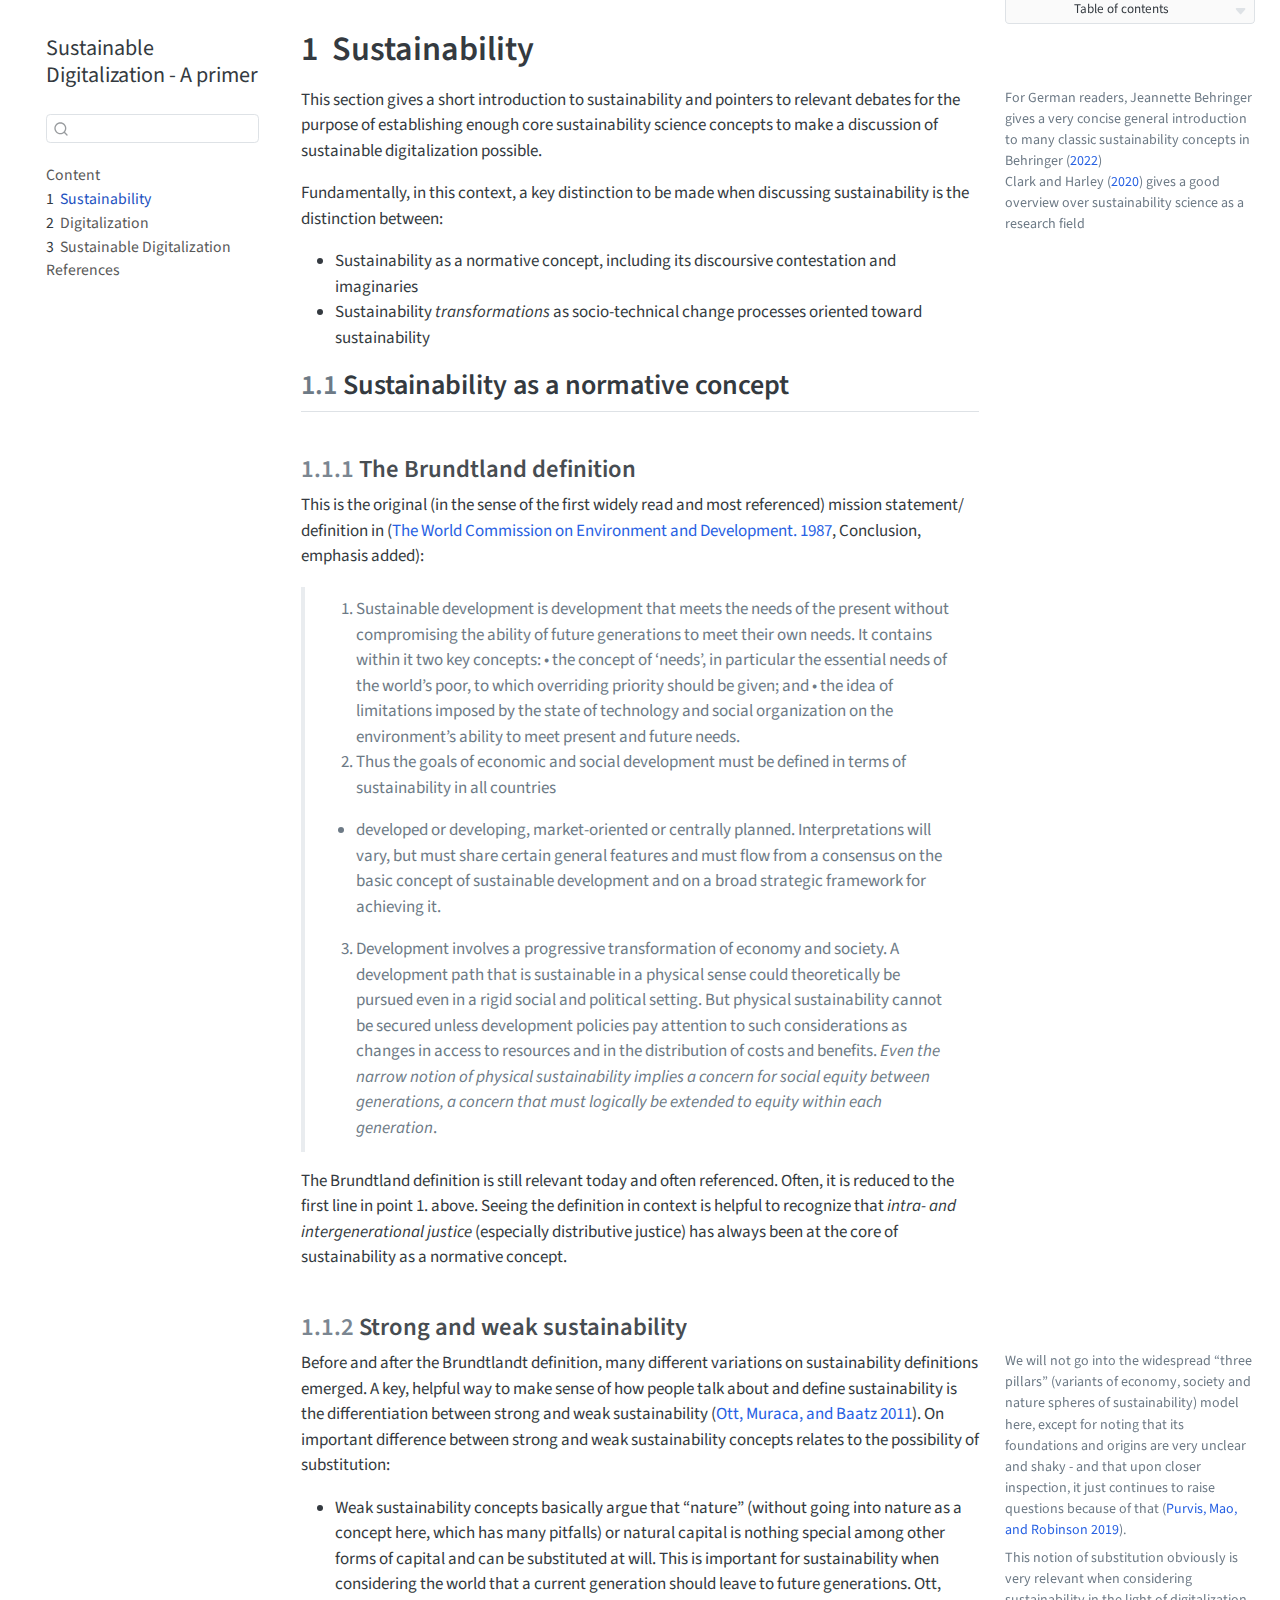
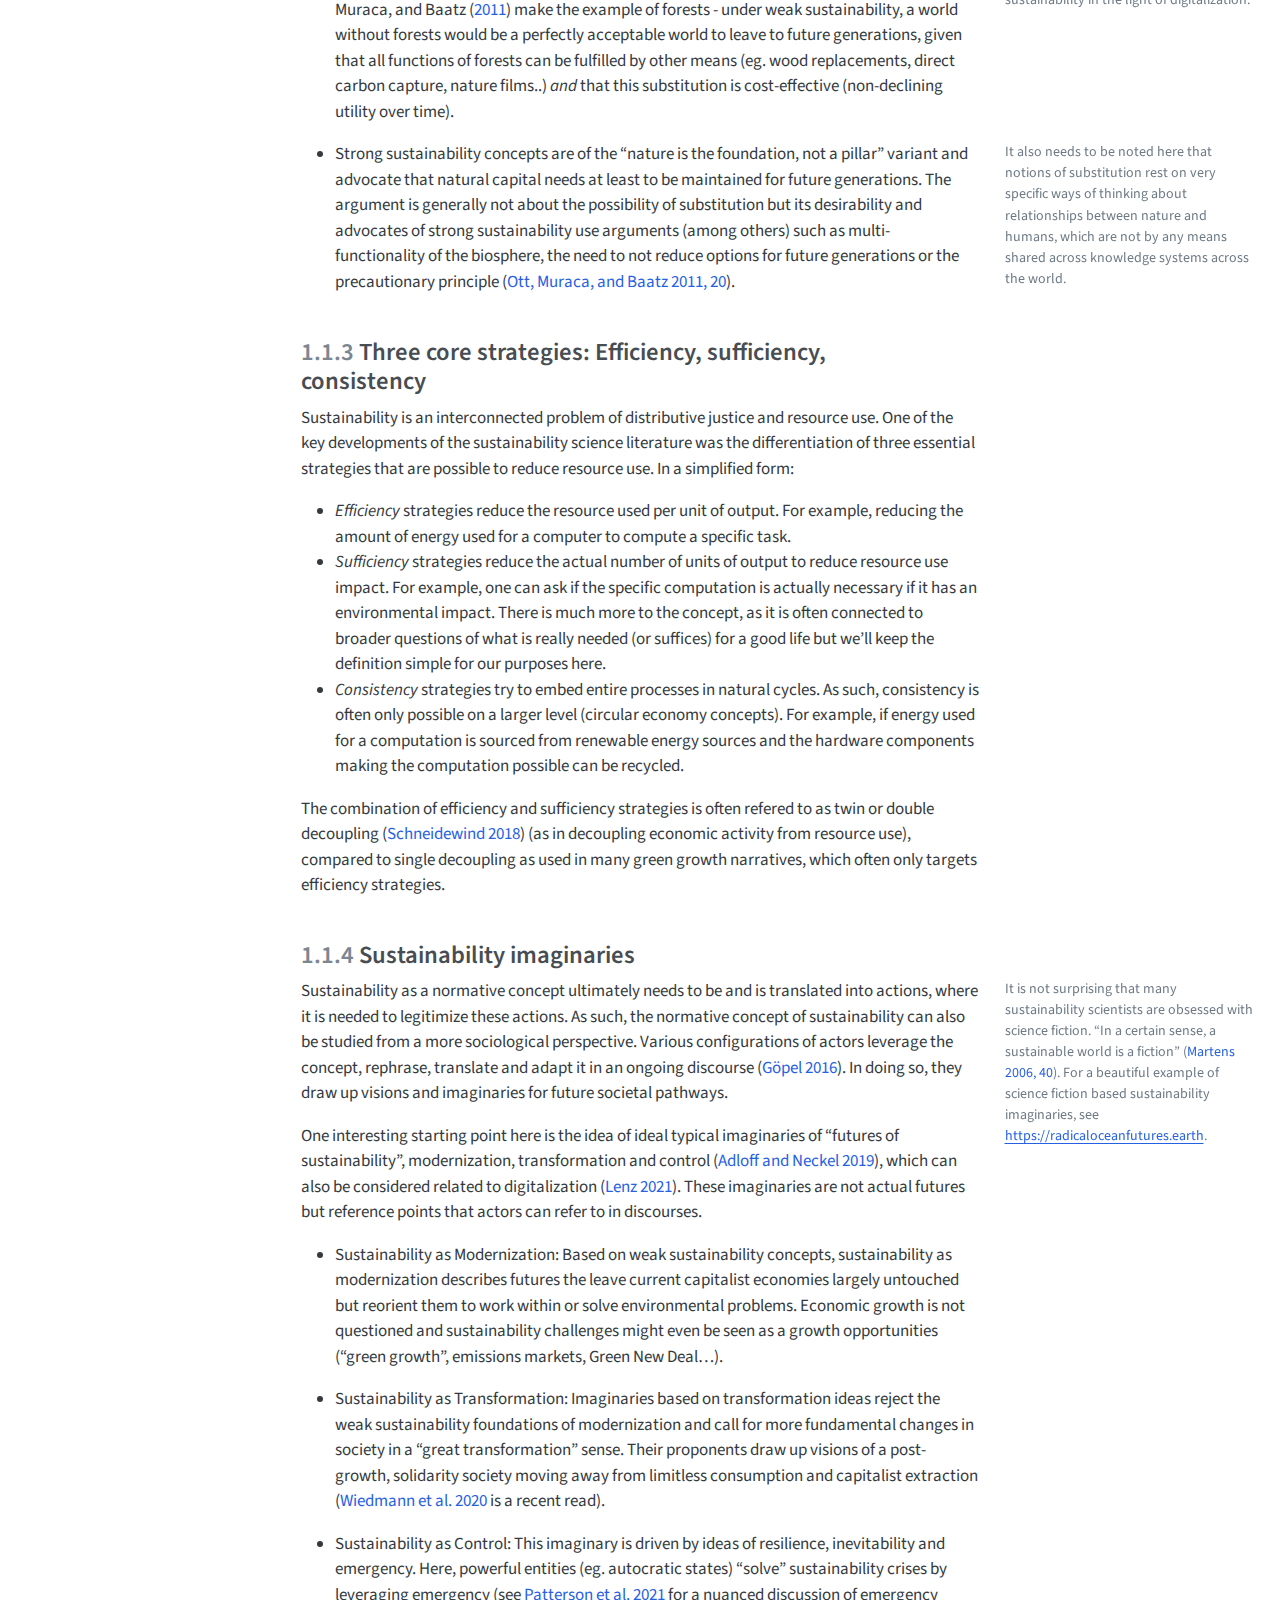
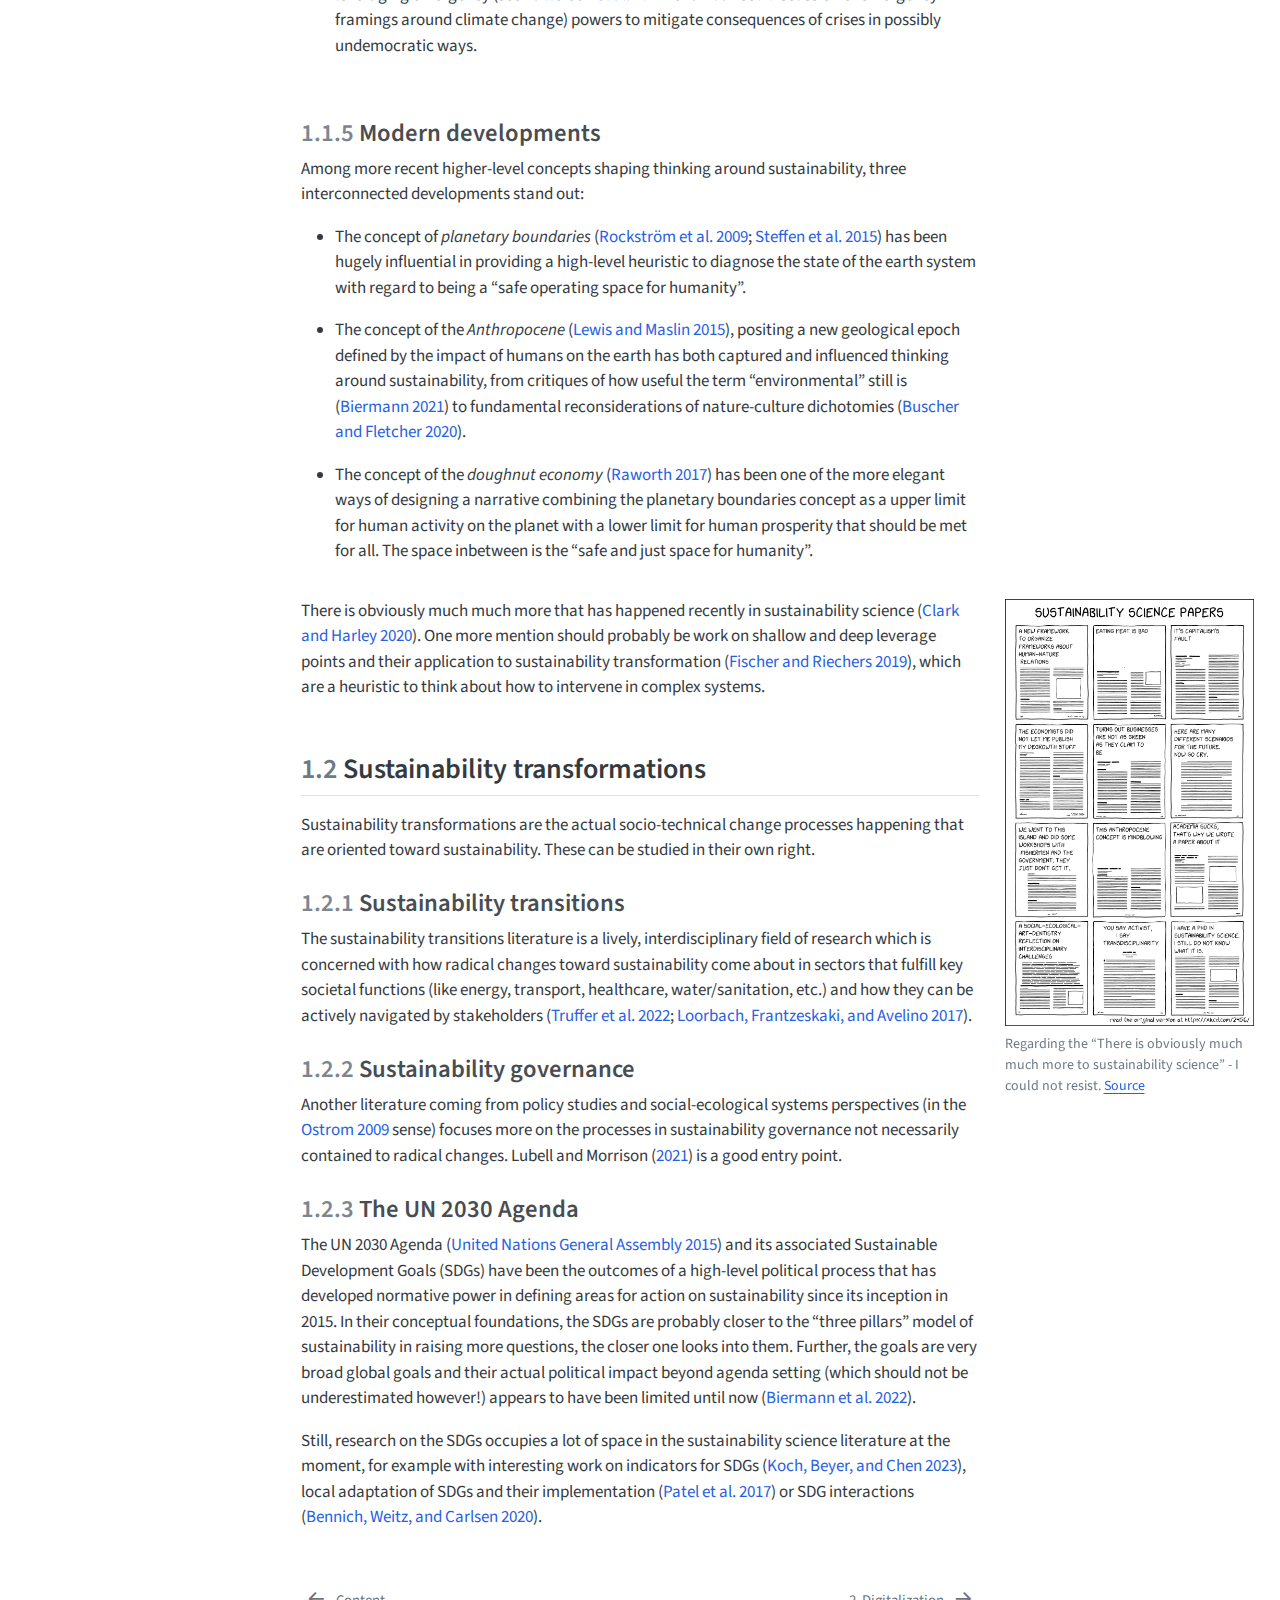
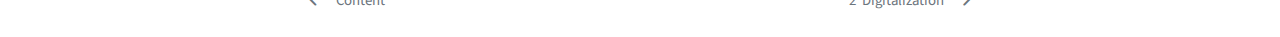
<file: docs/sus.html>
<!DOCTYPE html>
<html xmlns="http://www.w3.org/1999/xhtml" lang="en" xml:lang="en"><head>

<meta charset="utf-8">
<meta name="generator" content="quarto-1.6.40">

<meta name="viewport" content="width=device-width, initial-scale=1.0, user-scalable=yes">


<title>1&nbsp; Sustainability – Sustainable Digitalization - A primer</title>
<style>
code{white-space: pre-wrap;}
span.smallcaps{font-variant: small-caps;}
div.columns{display: flex; gap: min(4vw, 1.5em);}
div.column{flex: auto; overflow-x: auto;}
div.hanging-indent{margin-left: 1.5em; text-indent: -1.5em;}
ul.task-list{list-style: none;}
ul.task-list li input[type="checkbox"] {
  width: 0.8em;
  margin: 0 0.8em 0.2em -1em; /* quarto-specific, see https://github.com/quarto-dev/quarto-cli/issues/4556 */ 
  vertical-align: middle;
}
/* CSS for citations */
div.csl-bib-body { }
div.csl-entry {
  clear: both;
  margin-bottom: 0em;
}
.hanging-indent div.csl-entry {
  margin-left:2em;
  text-indent:-2em;
}
div.csl-left-margin {
  min-width:2em;
  float:left;
}
div.csl-right-inline {
  margin-left:2em;
  padding-left:1em;
}
div.csl-indent {
  margin-left: 2em;
}</style>


<script src="site_libs/quarto-nav/quarto-nav.js"></script>
<script src="site_libs/quarto-nav/headroom.min.js"></script>
<script src="site_libs/clipboard/clipboard.min.js"></script>
<script src="site_libs/quarto-search/autocomplete.umd.js"></script>
<script src="site_libs/quarto-search/fuse.min.js"></script>
<script src="site_libs/quarto-search/quarto-search.js"></script>
<meta name="quarto:offset" content="./">
<link href="./digi.html" rel="next">
<link href="./index.html" rel="prev">
<link href="./logo.png" rel="icon" type="image/png">
<script src="site_libs/quarto-html/quarto.js"></script>
<script src="site_libs/quarto-html/popper.min.js"></script>
<script src="site_libs/quarto-html/tippy.umd.min.js"></script>
<script src="site_libs/quarto-html/anchor.min.js"></script>
<link href="site_libs/quarto-html/tippy.css" rel="stylesheet">
<link href="site_libs/quarto-html/quarto-syntax-highlighting-549806ee2085284f45b00abea8c6df48.css" rel="stylesheet" id="quarto-text-highlighting-styles">
<script src="site_libs/bootstrap/bootstrap.min.js"></script>
<link href="site_libs/bootstrap/bootstrap-icons.css" rel="stylesheet">
<link href="site_libs/bootstrap/bootstrap-f179995ed14f9c9b8073f36612443ff8.min.css" rel="stylesheet" append-hash="true" id="quarto-bootstrap" data-mode="light">
<script id="quarto-search-options" type="application/json">{
  "location": "sidebar",
  "copy-button": false,
  "collapse-after": 3,
  "panel-placement": "start",
  "type": "textbox",
  "limit": 50,
  "keyboard-shortcut": [
    "f",
    "/",
    "s"
  ],
  "show-item-context": false,
  "language": {
    "search-no-results-text": "No results",
    "search-matching-documents-text": "matching documents",
    "search-copy-link-title": "Copy link to search",
    "search-hide-matches-text": "Hide additional matches",
    "search-more-match-text": "more match in this document",
    "search-more-matches-text": "more matches in this document",
    "search-clear-button-title": "Clear",
    "search-text-placeholder": "",
    "search-detached-cancel-button-title": "Cancel",
    "search-submit-button-title": "Submit",
    "search-label": "Search"
  }
}</script>


</head>

<body class="nav-sidebar floating slimcontent">

<div id="quarto-search-results"></div>
  <header id="quarto-header" class="headroom fixed-top">
  <nav class="quarto-secondary-nav">
    <div class="container-fluid d-flex">
      <button type="button" class="quarto-btn-toggle btn" data-bs-toggle="collapse" role="button" data-bs-target=".quarto-sidebar-collapse-item" aria-controls="quarto-sidebar" aria-expanded="false" aria-label="Toggle sidebar navigation" onclick="if (window.quartoToggleHeadroom) { window.quartoToggleHeadroom(); }">
        <i class="bi bi-layout-text-sidebar-reverse"></i>
      </button>
        <nav class="quarto-page-breadcrumbs" aria-label="breadcrumb"><ol class="breadcrumb"><li class="breadcrumb-item"><a href="./sus.html"><span class="chapter-number">1</span>&nbsp; <span class="chapter-title">Sustainability</span></a></li></ol></nav>
        <a class="flex-grow-1" role="navigation" data-bs-toggle="collapse" data-bs-target=".quarto-sidebar-collapse-item" aria-controls="quarto-sidebar" aria-expanded="false" aria-label="Toggle sidebar navigation" onclick="if (window.quartoToggleHeadroom) { window.quartoToggleHeadroom(); }">      
        </a>
      <button type="button" class="btn quarto-search-button" aria-label="Search" onclick="window.quartoOpenSearch();">
        <i class="bi bi-search"></i>
      </button>
    </div>
  </nav>
</header>
<!-- content -->
<div id="quarto-content" class="quarto-container page-columns page-rows-contents page-layout-article">
<!-- sidebar -->
  <nav id="quarto-sidebar" class="sidebar collapse collapse-horizontal quarto-sidebar-collapse-item sidebar-navigation floating overflow-auto">
    <div class="pt-lg-2 mt-2 text-left sidebar-header">
    <div class="sidebar-title mb-0 py-0">
      <a href="./">Sustainable Digitalization - A primer</a> 
    </div>
      </div>
        <div class="mt-2 flex-shrink-0 align-items-center">
        <div class="sidebar-search">
        <div id="quarto-search" class="" title="Search"></div>
        </div>
        </div>
    <div class="sidebar-menu-container"> 
    <ul class="list-unstyled mt-1">
        <li class="sidebar-item">
  <div class="sidebar-item-container"> 
  <a href="./index.html" class="sidebar-item-text sidebar-link">
 <span class="menu-text">Content</span></a>
  </div>
</li>
        <li class="sidebar-item">
  <div class="sidebar-item-container"> 
  <a href="./sus.html" class="sidebar-item-text sidebar-link active">
 <span class="menu-text"><span class="chapter-number">1</span>&nbsp; <span class="chapter-title">Sustainability</span></span></a>
  </div>
</li>
        <li class="sidebar-item">
  <div class="sidebar-item-container"> 
  <a href="./digi.html" class="sidebar-item-text sidebar-link">
 <span class="menu-text"><span class="chapter-number">2</span>&nbsp; <span class="chapter-title">Digitalization</span></span></a>
  </div>
</li>
        <li class="sidebar-item">
  <div class="sidebar-item-container"> 
  <a href="./susdigi.html" class="sidebar-item-text sidebar-link">
 <span class="menu-text"><span class="chapter-number">3</span>&nbsp; <span class="chapter-title">Sustainable Digitalization</span></span></a>
  </div>
</li>
        <li class="sidebar-item">
  <div class="sidebar-item-container"> 
  <a href="./references.html" class="sidebar-item-text sidebar-link">
 <span class="menu-text">References</span></a>
  </div>
</li>
    </ul>
    </div>
</nav>
<div id="quarto-sidebar-glass" class="quarto-sidebar-collapse-item" data-bs-toggle="collapse" data-bs-target=".quarto-sidebar-collapse-item"></div>
<!-- margin-sidebar -->
    <div id="quarto-margin-sidebar" class="sidebar margin-sidebar">
        <nav id="TOC" role="doc-toc" class="toc-active">
    <h2 id="toc-title">Table of contents</h2>
   
  <ul>
  <li><a href="#sustainability-as-a-normative-concept" id="toc-sustainability-as-a-normative-concept" class="nav-link active" data-scroll-target="#sustainability-as-a-normative-concept"><span class="header-section-number">1.1</span> Sustainability as a normative concept</a>
  <ul class="collapse">
  <li><a href="#the-brundtland-definition" id="toc-the-brundtland-definition" class="nav-link" data-scroll-target="#the-brundtland-definition"><span class="header-section-number">1.1.1</span> The Brundtland definition</a></li>
  <li><a href="#sec-weakstrongsus" id="toc-sec-weakstrongsus" class="nav-link" data-scroll-target="#sec-weakstrongsus"><span class="header-section-number">1.1.2</span> Strong and weak sustainability</a></li>
  <li><a href="#sec-corestrategies" id="toc-sec-corestrategies" class="nav-link" data-scroll-target="#sec-corestrategies"><span class="header-section-number">1.1.3</span> Three core strategies: Efficiency, sufficiency, consistency</a></li>
  <li><a href="#sec-susimaginaries" id="toc-sec-susimaginaries" class="nav-link" data-scroll-target="#sec-susimaginaries"><span class="header-section-number">1.1.4</span> Sustainability imaginaries</a></li>
  <li><a href="#modern-developments" id="toc-modern-developments" class="nav-link" data-scroll-target="#modern-developments"><span class="header-section-number">1.1.5</span> Modern developments</a></li>
  </ul></li>
  <li><a href="#sustainability-transformations" id="toc-sustainability-transformations" class="nav-link" data-scroll-target="#sustainability-transformations"><span class="header-section-number">1.2</span> Sustainability transformations</a>
  <ul class="collapse">
  <li><a href="#sustainability-transitions" id="toc-sustainability-transitions" class="nav-link" data-scroll-target="#sustainability-transitions"><span class="header-section-number">1.2.1</span> Sustainability transitions</a></li>
  <li><a href="#sustainability-governance" id="toc-sustainability-governance" class="nav-link" data-scroll-target="#sustainability-governance"><span class="header-section-number">1.2.2</span> Sustainability governance</a></li>
  <li><a href="#the-un-2030-agenda" id="toc-the-un-2030-agenda" class="nav-link" data-scroll-target="#the-un-2030-agenda"><span class="header-section-number">1.2.3</span> The UN 2030 Agenda</a></li>
  </ul></li>
  </ul>
</nav>
    </div>
<!-- main -->
<main class="content page-columns page-full" id="quarto-document-content">

<header id="title-block-header" class="quarto-title-block default">
<div class="quarto-title">
<h1 class="title"><span id="sec-sus" class="quarto-section-identifier"><span class="chapter-number">1</span>&nbsp; <span class="chapter-title">Sustainability</span></span></h1>
</div>



<div class="quarto-title-meta">

    
  
    
  </div>
  


</header>


<p>This section gives a short introduction to sustainability and pointers to relevant debates for the purpose of establishing enough core sustainability science concepts to make a discussion of sustainable digitalization possible.</p>

<div class="no-row-height column-margin column-container"><div class="">
<p>For German readers, Jeannette Behringer gives a very concise general introduction to many classic sustainability concepts in <span class="citation" data-cites="Behringer2022-iv">Behringer (<a href="references.html#ref-Behringer2022-iv" role="doc-biblioref">2022</a>)</span></p>
<p><span class="citation" data-cites="Clark2020-mi">Clark and Harley (<a href="references.html#ref-Clark2020-mi" role="doc-biblioref">2020</a>)</span> gives a good overview over sustainability science as a research field</p>
</div></div><p>Fundamentally, in this context, a key distinction to be made when discussing sustainability is the distinction between:</p>
<ul>
<li>Sustainability as a normative concept, including its discoursive contestation and imaginaries</li>
<li>Sustainability <em>transformations</em> as socio-technical change processes oriented toward sustainability</li>
</ul>
<section id="sustainability-as-a-normative-concept" class="level2 page-columns page-full" data-number="1.1">
<h2 data-number="1.1" class="anchored" data-anchor-id="sustainability-as-a-normative-concept"><span class="header-section-number">1.1</span> Sustainability as a normative concept</h2>
<section id="the-brundtland-definition" class="level3" data-number="1.1.1">
<h3 data-number="1.1.1" class="anchored" data-anchor-id="the-brundtland-definition"><span class="header-section-number">1.1.1</span> The Brundtland definition</h3>
<p>This is the original (in the sense of the first widely read and most referenced) mission statement/ definition in <span class="citation" data-cites="The_World_Commission_on_Environment_and_Development1987-fx">(<a href="references.html#ref-The_World_Commission_on_Environment_and_Development1987-fx" role="doc-biblioref">The World Commission on Environment and Development. 1987</a>, Conclusion, emphasis added)</span>:</p>
<blockquote class="blockquote">
<ol type="1">
<li>Sustainable development is development that meets the needs of the present without compromising the ability of future generations to meet their own needs. It contains within it two key concepts: • the concept of ‘needs’, in particular the essential needs of the world’s poor, to which overriding priority should be given; and • the idea of limitations imposed by the state of technology and social organization on the environment’s ability to meet present and future needs.</li>
<li>Thus the goals of economic and social development must be defined in terms of sustainability in all countries</li>
</ol>
<ul>
<li>developed or developing, market-oriented or centrally planned. Interpretations will vary, but must share certain general features and must flow from a consensus on the basic concept of sustainable development and on a broad strategic framework for achieving it.</li>
</ul>
<ol start="3" type="1">
<li>Development involves a progressive transformation of economy and society. A development path that is sustainable in a physical sense could theoretically be pursued even in a rigid social and political setting. But physical sustainability cannot be secured unless development policies pay attention to such considerations as changes in access to resources and in the distribution of costs and benefits. <em>Even the narrow notion of physical sustainability implies a concern for social equity between generations, a concern that must logically be extended to equity within each generation</em>.</li>
</ol>
</blockquote>
<p>The Brundtland definition is still relevant today and often referenced. Often, it is reduced to the first line in point 1. above. Seeing the definition in context is helpful to recognize that <em>intra- and intergenerational justice</em> (especially distributive justice) has always been at the core of sustainability as a normative concept.</p>
</section>
<section id="sec-weakstrongsus" class="level3 page-columns page-full" data-number="1.1.2">
<h3 data-number="1.1.2" class="anchored" data-anchor-id="sec-weakstrongsus"><span class="header-section-number">1.1.2</span> Strong and weak sustainability</h3>
<p>Before and after the Brundtlandt definition, many different variations on sustainability definitions emerged. A key, helpful way to make sense of how people talk about and define sustainability is the differentiation between strong and weak sustainability <span class="citation" data-cites="Ott2011-gl">(<a href="references.html#ref-Ott2011-gl" role="doc-biblioref">Ott, Muraca, and Baatz 2011</a>)</span>. On important difference between strong and weak sustainability concepts relates to the possibility of substitution:</p>

<div class="no-row-height column-margin column-container"><div class="">
<p>We will not go into the widespread “three pillars” (variants of economy, society and nature spheres of sustainability) model here, except for noting that its foundations and origins are very unclear and shaky - and that upon closer inspection, it just continues to raise questions because of that <span class="citation" data-cites="Purvis2019-ox">(<a href="references.html#ref-Purvis2019-ox" role="doc-biblioref">Purvis, Mao, and Robinson 2019</a>)</span>.</p>
</div></div><ul>
<li>Weak sustainability concepts basically argue that “nature” (without going into nature as a concept here, which has many pitfalls) or natural capital is nothing special among other forms of capital and can be substituted at will. This is important for sustainability when considering the world that a current generation should leave to future generations. <span class="citation" data-cites="Ott2011-gl">Ott, Muraca, and Baatz (<a href="references.html#ref-Ott2011-gl" role="doc-biblioref">2011</a>)</span> make the example of forests - under weak sustainability, a world without forests would be a perfectly acceptable world to leave to future generations, given that all functions of forests can be fulfilled by other means (eg. wood replacements, direct carbon capture, nature films..) <em>and</em> that this substitution is cost-effective (non-declining utility over time).</li>
</ul>

<div class="no-row-height column-margin column-container"><div class="">
<p>This notion of substitution obviously is very relevant when considering sustainability in the light of digitalization.</p>
</div></div><ul>
<li>Strong sustainability concepts are of the “nature is the foundation, not a pillar” variant and advocate that natural capital needs at least to be maintained for future generations. The argument is generally not about the possibility of substitution but its desirability and advocates of strong sustainability use arguments (among others) such as multi-functionality of the biosphere, the need to not reduce options for future generations or the precautionary principle <span class="citation" data-cites="Ott2011-gl">(<a href="references.html#ref-Ott2011-gl" role="doc-biblioref">Ott, Muraca, and Baatz 2011, 20</a>)</span>.</li>
</ul>

<div class="no-row-height column-margin column-container"><div class="">
<p>It also needs to be noted here that notions of substitution rest on very specific ways of thinking about relationships between nature and humans, which are not by any means shared across knowledge systems across the world.</p>
</div></div></section>
<section id="sec-corestrategies" class="level3" data-number="1.1.3">
<h3 data-number="1.1.3" class="anchored" data-anchor-id="sec-corestrategies"><span class="header-section-number">1.1.3</span> Three core strategies: Efficiency, sufficiency, consistency</h3>
<p>Sustainability is an interconnected problem of distributive justice and resource use. One of the key developments of the sustainability science literature was the differentiation of three essential strategies that are possible to reduce resource use. In a simplified form:</p>
<ul>
<li><em>Efficiency</em> strategies reduce the resource used per unit of output. For example, reducing the amount of energy used for a computer to compute a specific task.</li>
<li><em>Sufficiency</em> strategies reduce the actual number of units of output to reduce resource use impact. For example, one can ask if the specific computation is actually necessary if it has an environmental impact. There is much more to the concept, as it is often connected to broader questions of what is really needed (or suffices) for a good life but we’ll keep the definition simple for our purposes here.</li>
<li><em>Consistency</em> strategies try to embed entire processes in natural cycles. As such, consistency is often only possible on a larger level (circular economy concepts). For example, if energy used for a computation is sourced from renewable energy sources and the hardware components making the computation possible can be recycled.</li>
</ul>
<p>The combination of efficiency and sufficiency strategies is often refered to as twin or double decoupling <span class="citation" data-cites="Schneidewind2018-aj">(<a href="references.html#ref-Schneidewind2018-aj" role="doc-biblioref">Schneidewind 2018</a>)</span> (as in decoupling economic activity from resource use), compared to single decoupling as used in many green growth narratives, which often only targets efficiency strategies.</p>
</section>
<section id="sec-susimaginaries" class="level3 page-columns page-full" data-number="1.1.4">
<h3 data-number="1.1.4" class="anchored" data-anchor-id="sec-susimaginaries"><span class="header-section-number">1.1.4</span> Sustainability imaginaries</h3>
<p>Sustainability as a normative concept ultimately needs to be and is translated into actions, where it is needed to legitimize these actions. As such, the normative concept of sustainability can also be studied from a more sociological perspective. Various configurations of actors leverage the concept, rephrase, translate and adapt it in an ongoing discourse <span class="citation" data-cites="Gopel2016-hg">(<a href="references.html#ref-Gopel2016-hg" role="doc-biblioref">Göpel 2016</a>)</span>. In doing so, they draw up visions and imaginaries for future societal pathways.</p>

<div class="no-row-height column-margin column-container"><div class="">
<p>It is not surprising that many sustainability scientists are obsessed with science fiction. “In a certain sense, a sustainable world is a fiction” <span class="citation" data-cites="Martens2006-di">(<a href="references.html#ref-Martens2006-di" role="doc-biblioref">Martens 2006, 40</a>)</span>. For a beautiful example of science fiction based sustainability imaginaries, see <a href="https://radicaloceanfutures.earth">https://radicaloceanfutures.earth</a>.</p>
</div></div><p>One interesting starting point here is the idea of ideal typical imaginaries of “futures of sustainability”, modernization, transformation and control <span class="citation" data-cites="Adloff2019-my">(<a href="references.html#ref-Adloff2019-my" role="doc-biblioref">Adloff and Neckel 2019</a>)</span>, which can also be considered related to digitalization <span class="citation" data-cites="Lenz2021-rl">(<a href="references.html#ref-Lenz2021-rl" role="doc-biblioref">Lenz 2021</a>)</span>. These imaginaries are not actual futures but reference points that actors can refer to in discourses.</p>
<ul>
<li><p>Sustainability as Modernization: Based on weak sustainability concepts, sustainability as modernization describes futures the leave current capitalist economies largely untouched but reorient them to work within or solve environmental problems. Economic growth is not questioned and sustainability challenges might even be seen as a growth opportunities (“green growth”, emissions markets, Green New Deal…).</p></li>
<li><p>Sustainability as Transformation: Imaginaries based on transformation ideas reject the weak sustainability foundations of modernization and call for more fundamental changes in society in a “great transformation” sense. Their proponents draw up visions of a post-growth, solidarity society moving away from limitless consumption and capitalist extraction <span class="citation" data-cites="Wiedmann2020-rk">(<a href="references.html#ref-Wiedmann2020-rk" role="doc-biblioref">Wiedmann et al. 2020</a> is a recent read)</span>.</p></li>
<li><p>Sustainability as Control: This imaginary is driven by ideas of resilience, inevitability and emergency. Here, powerful entities (eg. autocratic states) “solve” sustainability crises by leveraging emergency <span class="citation" data-cites="Patterson2021-cl">(see <a href="references.html#ref-Patterson2021-cl" role="doc-biblioref">Patterson et al. 2021</a> for a nuanced discussion of emergency framings around climate change)</span> powers to mitigate consequences of crises in possibly undemocratic ways.</p></li>
</ul>
</section>
<section id="modern-developments" class="level3 page-columns page-full" data-number="1.1.5">
<h3 data-number="1.1.5" class="anchored" data-anchor-id="modern-developments"><span class="header-section-number">1.1.5</span> Modern developments</h3>
<p>Among more recent higher-level concepts shaping thinking around sustainability, three interconnected developments stand out:</p>
<ul>
<li><p>The concept of <em>planetary boundaries</em> <span class="citation" data-cites="Rockstrom2009-by Steffen2015-pj">(<a href="references.html#ref-Rockstrom2009-by" role="doc-biblioref">Rockström et al. 2009</a>; <a href="references.html#ref-Steffen2015-pj" role="doc-biblioref">Steffen et al. 2015</a>)</span> has been hugely influential in providing a high-level heuristic to diagnose the state of the earth system with regard to being a “safe operating space for humanity”.</p></li>
<li><p>The concept of the <em>Anthropocene</em> <span class="citation" data-cites="Lewis2015-lx">(<a href="references.html#ref-Lewis2015-lx" role="doc-biblioref">Lewis and Maslin 2015</a>)</span>, positing a new geological epoch defined by the impact of humans on the earth has both captured and influenced thinking around sustainability, from critiques of how useful the term “environmental” still is <span class="citation" data-cites="Biermann2021-px">(<a href="references.html#ref-Biermann2021-px" role="doc-biblioref">Biermann 2021</a>)</span> to fundamental reconsiderations of nature-culture dichotomies <span class="citation" data-cites="Buscher2020-ry">(<a href="references.html#ref-Buscher2020-ry" role="doc-biblioref">Buscher and Fletcher 2020</a>)</span>.</p></li>
<li><p>The concept of the <em>doughnut economy</em> <span class="citation" data-cites="Raworth2017-mk">(<a href="references.html#ref-Raworth2017-mk" role="doc-biblioref">Raworth 2017</a>)</span> has been one of the more elegant ways of designing a narrative combining the planetary boundaries concept as a upper limit for human activity on the planet with a lower limit for human prosperity that should be met for all. The space inbetween is the “safe and just space for humanity”.</p></li>
</ul>
<p>There is obviously much much more that has happened recently in sustainability science <span class="citation" data-cites="Clark2020-mi">(<a href="references.html#ref-Clark2020-mi" role="doc-biblioref">Clark and Harley 2020</a>)</span>. One more mention should probably be work on shallow and deep leverage points and their application to sustainability transformation <span class="citation" data-cites="Fischer2019-oh">(<a href="references.html#ref-Fischer2019-oh" role="doc-biblioref">Fischer and Riechers 2019</a>)</span>, which are a heuristic to think about how to intervene in complex systems.</p>

<div class="no-row-height column-margin column-container"><div class="">
<div class="quarto-figure quarto-figure-center">
<figure class="figure">
<p><img src="images/sustainability_science_papers.png" class="img-fluid figure-img"></p>
<figcaption>Regarding the “There is obviously much much more to sustainability science” - I could not resist. <a href="https://zenodo.org/doi/10.5281/zenodo.10868739">Source</a></figcaption>
</figure>
</div>
</div></div></section>
</section>
<section id="sustainability-transformations" class="level2" data-number="1.2">
<h2 data-number="1.2" class="anchored" data-anchor-id="sustainability-transformations"><span class="header-section-number">1.2</span> Sustainability transformations</h2>
<p>Sustainability transformations are the actual socio-technical change processes happening that are oriented toward sustainability. These can be studied in their own right.</p>
<section id="sustainability-transitions" class="level3" data-number="1.2.1">
<h3 data-number="1.2.1" class="anchored" data-anchor-id="sustainability-transitions"><span class="header-section-number">1.2.1</span> Sustainability transitions</h3>
<p>The sustainability transitions literature is a lively, interdisciplinary field of research which is concerned with how radical changes toward sustainability come about in sectors that fulfill key societal functions (like energy, transport, healthcare, water/sanitation, etc.) and how they can be actively navigated by stakeholders <span class="citation" data-cites="Truffer2022-bx Loorbach2017-uq">(<a href="references.html#ref-Truffer2022-bx" role="doc-biblioref">Truffer et al. 2022</a>; <a href="references.html#ref-Loorbach2017-uq" role="doc-biblioref">Loorbach, Frantzeskaki, and Avelino 2017</a>)</span>.</p>
</section>
<section id="sustainability-governance" class="level3" data-number="1.2.2">
<h3 data-number="1.2.2" class="anchored" data-anchor-id="sustainability-governance"><span class="header-section-number">1.2.2</span> Sustainability governance</h3>
<p>Another literature coming from policy studies and social-ecological systems perspectives <span class="citation" data-cites="Ostrom2009-hd">(in the <a href="references.html#ref-Ostrom2009-hd" role="doc-biblioref">Ostrom 2009</a> sense)</span> focuses more on the processes in sustainability governance not necessarily contained to radical changes. <span class="citation" data-cites="Lubell2021-dp">Lubell and Morrison (<a href="references.html#ref-Lubell2021-dp" role="doc-biblioref">2021</a>)</span> is a good entry point.</p>
</section>
<section id="the-un-2030-agenda" class="level3" data-number="1.2.3">
<h3 data-number="1.2.3" class="anchored" data-anchor-id="the-un-2030-agenda"><span class="header-section-number">1.2.3</span> The UN 2030 Agenda</h3>
<p>The UN 2030 Agenda <span class="citation" data-cites="United_Nations_General_Assembly2015-yn">(<a href="references.html#ref-United_Nations_General_Assembly2015-yn" role="doc-biblioref">United Nations General Assembly 2015</a>)</span> and its associated Sustainable Development Goals (SDGs) have been the outcomes of a high-level political process that has developed normative power in defining areas for action on sustainability since its inception in 2015. In their conceptual foundations, the SDGs are probably closer to the “three pillars” model of sustainability in raising more questions, the closer one looks into them. Further, the goals are very broad global goals and their actual political impact beyond agenda setting (which should not be underestimated however!) appears to have been limited until now <span class="citation" data-cites="Biermann2022-jc">(<a href="references.html#ref-Biermann2022-jc" role="doc-biblioref">Biermann et al. 2022</a>)</span>.</p>
<p>Still, research on the SDGs occupies a lot of space in the sustainability science literature at the moment, for example with interesting work on indicators for SDGs <span class="citation" data-cites="Koch2023-rw">(<a href="references.html#ref-Koch2023-rw" role="doc-biblioref">Koch, Beyer, and Chen 2023</a>)</span>, local adaptation of SDGs and their implementation <span class="citation" data-cites="Patel2017-wb">(<a href="references.html#ref-Patel2017-wb" role="doc-biblioref">Patel et al. 2017</a>)</span> or SDG interactions <span class="citation" data-cites="Bennich2020-qj">(<a href="references.html#ref-Bennich2020-qj" role="doc-biblioref">Bennich, Weitz, and Carlsen 2020</a>)</span>.</p>


<div id="refs" class="references csl-bib-body hanging-indent" data-entry-spacing="0" role="list" style="display: none">
<div id="ref-Adloff2019-my" class="csl-entry" role="listitem">
Adloff, Frank, and Sighard Neckel. 2019. <span>“Futures of Sustainability as Modernization, Transformation, and Control: A Conceptual Framework.”</span> <em>Sustainability Science</em> 14 (4): 1015–25. <a href="https://doi.org/10.1007/s11625-019-00671-2">https://doi.org/10.1007/s11625-019-00671-2</a>.
</div>
<div id="ref-Behringer2022-iv" class="csl-entry" role="listitem">
Behringer, Jeannette. 2022. <span>“Effizienz f<span>ü</span>r Nachhaltigkeit – Notwendig, Jedoch Nicht Hinreichend.”</span> <em>Conexus</em>, October, 7–28. <a href="https://doi.org/10.24445/conexus.2022.05.003">https://doi.org/10.24445/conexus.2022.05.003</a>.
</div>
<div id="ref-Bennich2020-qj" class="csl-entry" role="listitem">
Bennich, Therese, Nina Weitz, and Henrik Carlsen. 2020. <span>“Deciphering the Scientific Literature on <span>SDG</span> Interactions: A Review and Reading Guide.”</span> <em>The Science of the Total Environment</em> 728: 138405. <a href="https://doi.org/10.1016/j.scitotenv.2020.138405">https://doi.org/10.1016/j.scitotenv.2020.138405</a>.
</div>
<div id="ref-Biermann2021-px" class="csl-entry" role="listitem">
Biermann, Frank. 2021. <span>“The Future of <span>‘Environmental’</span> Policy in the Anthropocene: Time for a Paradigm Shift.”</span> <em>Environmental Politics</em> 30 (1-2): 61–80. <a href="https://doi.org/10.1080/09644016.2020.1846958">https://doi.org/10.1080/09644016.2020.1846958</a>.
</div>
<div id="ref-Biermann2022-jc" class="csl-entry" role="listitem">
Biermann, Frank, Thomas Hickmann, Carole-Anne Sénit, Marianne Beisheim, Steven Bernstein, Pamela Chasek, Leonie Grob, et al. 2022. <span>“Scientific Evidence on the Political Impact of the Sustainable Development Goals.”</span> <em>Nature Sustainability</em>, June, 1–6. <a href="https://doi.org/10.1038/s41893-022-00909-5">https://doi.org/10.1038/s41893-022-00909-5</a>.
</div>
<div id="ref-Buscher2020-ry" class="csl-entry" role="listitem">
Buscher, Bram, and Robert Fletcher. 2020. <em>The Conservation Revolution: Radical Ideas for Saving Nature Beyond the Anthropocene</em>. Verso Books.
</div>
<div id="ref-Clark2020-mi" class="csl-entry" role="listitem">
Clark, William C, and Alicia G Harley. 2020. <span>“Sustainability Science: Toward a Synthesis.”</span> <em>Annual Review of Environment and Resources</em> 45 (1): 331–86. <a href="https://doi.org/10.1146/annurev-environ-012420-043621">https://doi.org/10.1146/annurev-environ-012420-043621</a>.
</div>
<div id="ref-Fischer2019-oh" class="csl-entry" role="listitem">
Fischer, Joern, and Maraja Riechers. 2019. <span>“A Leverage Points Perspective on Sustainability.”</span> <em>People and Nature (Hoboken, N.J.)</em> 1 (1): 115–20. <a href="https://doi.org/10.1002/pan3.13">https://doi.org/10.1002/pan3.13</a>.
</div>
<div id="ref-Gopel2016-hg" class="csl-entry" role="listitem">
Göpel, Maja. 2016. <span>“How to Work a Great Mindshift for Sustainability Transformations.”</span> In <em>The Great Mindshift: How a New Economic Paradigm and Sustainability Transformations Go Hand in Hand</em>, edited by Maja Göpel, 149–68. Cham: Springer International Publishing. <a href="https://doi.org/10.1007/978-3-319-43766-8\_5">https://doi.org/10.1007/978-3-319-43766-8\_5</a>.
</div>
<div id="ref-Koch2023-rw" class="csl-entry" role="listitem">
Koch, Florian, Sarah Beyer, and Chih-Yu Chen. 2023. <span>“Monitoring the Sustainable Development Goals in Cities: Potentials and Pitfalls of Using Smart City Data.”</span> <em>GAIA - Ecological Perspectives for Science and Society</em> 32 (1): 47–53. <a href="https://doi.org/10.14512/gaia.32.S1.8">https://doi.org/10.14512/gaia.32.S1.8</a>.
</div>
<div id="ref-Lenz2021-rl" class="csl-entry" role="listitem">
Lenz, Sarah. 2021. <span>“Is Digitalization a Problem Solver or a Fire Accelerator? Situating Digital Technologies in Sustainability Discourses.”</span> <em>Social Sciences Information. Information Sur Les Sciences Sociales</em> 60 (2): 188–208. <a href="https://doi.org/10.1177/05390184211012179">https://doi.org/10.1177/05390184211012179</a>.
</div>
<div id="ref-Lewis2015-lx" class="csl-entry" role="listitem">
Lewis, Simon L, and Mark A Maslin. 2015. <span>“Defining the Anthropocene.”</span> <em>Nature</em> 519 (7542): 171–80. <a href="https://doi.org/10.1038/nature14258">https://doi.org/10.1038/nature14258</a>.
</div>
<div id="ref-Loorbach2017-uq" class="csl-entry" role="listitem">
Loorbach, Derk, Niki Frantzeskaki, and Flor Avelino. 2017. <span>“Sustainability Transitions Research: Transforming Science and Practice for Societal Change.”</span> <em>Annual Review of Environment and Resources</em> 42 (1): 599–626. <a href="https://doi.org/10.1146/annurev-environ-102014-021340">https://doi.org/10.1146/annurev-environ-102014-021340</a>.
</div>
<div id="ref-Lubell2021-dp" class="csl-entry" role="listitem">
Lubell, Mark, and Tiffany H Morrison. 2021. <span>“Institutional Navigation for Polycentric Sustainability Governance.”</span> <em>Nature Sustainability</em> 4 (8): 664–71. <a href="https://doi.org/10.1038/s41893-021-00707-5">https://doi.org/10.1038/s41893-021-00707-5</a>.
</div>
<div id="ref-Martens2006-di" class="csl-entry" role="listitem">
Martens, Pim. 2006. <span>“Sustainability: Science or Fiction?”</span> <em>Sustainability: Science Practice and Policy</em> 2 (1): 36–41. <a href="https://doi.org/10.1080/15487733.2006.11907976">https://doi.org/10.1080/15487733.2006.11907976</a>.
</div>
<div id="ref-Ostrom2009-hd" class="csl-entry" role="listitem">
Ostrom, Elinor. 2009. <span>“A General Framework for Analyzing Sustainability of Social-Ecological Systems.”</span> <em>Science</em> 325 (5939): 419–22. <a href="https://doi.org/10.1126/science.1172133">https://doi.org/10.1126/science.1172133</a>.
</div>
<div id="ref-Ott2011-gl" class="csl-entry" role="listitem">
Ott, Konrad, Barbara Muraca, and Christian Baatz. 2011. <span>“Strong Sustainability as a Frame for Sustainability Communication.”</span> In <em>Sustainability Communication: Interdisciplinary Perspectives and Theoretical Foundation</em>, edited by Jasmin Godemann and Gerd Michelsen, 13–25. Dordrecht: Springer Netherlands. <a href="https://doi.org/10.1007/978-94-007-1697-1\_2">https://doi.org/10.1007/978-94-007-1697-1\_2</a>.
</div>
<div id="ref-Patel2017-wb" class="csl-entry" role="listitem">
Patel, Zarina, Saskia Greyling, David Simon, Helen Arfvidsson, Nishendra Moodley, Natasha Primo, and Carol Wright. 2017. <span>“Local Responses to Global Sustainability Agendas: Learning from Experimenting with the Urban Sustainable Development Goal in Cape Town.”</span> <em>Sustainability Science</em> 12 (5): 785–97. <a href="https://doi.org/10.1007/s11625-017-0500-y">https://doi.org/10.1007/s11625-017-0500-y</a>.
</div>
<div id="ref-Patterson2021-cl" class="csl-entry" role="listitem">
Patterson, James, Carina Wyborn, Linda Westman, Marie Claire Brisbois, Manjana Milkoreit, and Dhanasree Jayaram. 2021. <span>“The Political Effects of Emergency Frames in Sustainability.”</span> <em>Nature Sustainability</em>, July. <a href="https://doi.org/10.1038/s41893-021-00749-9">https://doi.org/10.1038/s41893-021-00749-9</a>.
</div>
<div id="ref-Purvis2019-ox" class="csl-entry" role="listitem">
Purvis, Ben, Yong Mao, and Darren Robinson. 2019. <span>“Three Pillars of Sustainability: In Search of Conceptual Origins.”</span> <em>Sustainability Science</em> 14 (3): 681–95. <a href="https://doi.org/10.1007/s11625-018-0627-5">https://doi.org/10.1007/s11625-018-0627-5</a>.
</div>
<div id="ref-Raworth2017-mk" class="csl-entry" role="listitem">
Raworth, Kate. 2017. <span>“Why It’s Time for Doughnut Economics.”</span> <em>IPPR Progressive Review</em> 24 (3): 216–22. <a href="https://doi.org/10.1111/newe.12058">https://doi.org/10.1111/newe.12058</a>.
</div>
<div id="ref-Rockstrom2009-by" class="csl-entry" role="listitem">
Rockström, Johan, Will Steffen, Kevin Noone, Asa Persson, F Stuart Chapin 3rd, Eric F Lambin, Timothy M Lenton, et al. 2009. <span>“A Safe Operating Space for Humanity.”</span> <em>Nature</em> 461 (7263): 472–75. <a href="https://doi.org/10.1038/461472a">https://doi.org/10.1038/461472a</a>.
</div>
<div id="ref-Schneidewind2018-aj" class="csl-entry" role="listitem">
Schneidewind, Uwe. 2018. <em>Die Gro<span>ß</span>e Transformation: Eine Einf<span>ü</span>hrung in Die Kunst Gesellschaftlichen Wandels</em>. S. Fischer Verlag.
</div>
<div id="ref-Steffen2015-pj" class="csl-entry" role="listitem">
Steffen, Will, Katherine Richardson, Johan Rockström, Sarah E Cornell, Ingo Fetzer, Elena M Bennett, Reinette Biggs, et al. 2015. <span>“Planetary Boundaries: Guiding Human Development on a Changing Planet.”</span> <em>Science</em> 347 (6223). <a href="https://doi.org/10.1126/science.1259855">https://doi.org/10.1126/science.1259855</a>.
</div>
<div id="ref-The_World_Commission_on_Environment_and_Development1987-fx" class="csl-entry" role="listitem">
The World Commission on Environment and Development. 1987. <em>Our Common Future</em>. Oxford University Press.
</div>
<div id="ref-Truffer2022-bx" class="csl-entry" role="listitem">
Truffer, Bernhard, Harald Rohracher, Paula Kivimaa, Rob Raven, Floor Alkemade, Luis Carvalho, and Giuseppe Feola. 2022. <span>“A Perspective on the Future of Sustainability Transitions Research.”</span> <em>Environmental Innovation and Societal Transitions</em> 42 (March): 331–39. <a href="https://doi.org/10.1016/j.eist.2022.01.006">https://doi.org/10.1016/j.eist.2022.01.006</a>.
</div>
<div id="ref-United_Nations_General_Assembly2015-yn" class="csl-entry" role="listitem">
United Nations General Assembly. 2015. <span>“Transforming Our World: The 2030 Agenda for Sustainable Development.”</span>
</div>
<div id="ref-Wiedmann2020-rk" class="csl-entry" role="listitem">
Wiedmann, Thomas, Manfred Lenzen, Lorenz T Keyßer, and Julia K Steinberger. 2020. <span>“Scientists’ Warning on Affluence.”</span> <em>Nature Communications</em> 11 (1): 3107. <a href="https://doi.org/10.1038/s41467-020-16941-y">https://doi.org/10.1038/s41467-020-16941-y</a>.
</div>
</div>
</section>
</section>

</main> <!-- /main -->
<script id="quarto-html-after-body" type="application/javascript">
window.document.addEventListener("DOMContentLoaded", function (event) {
  const toggleBodyColorMode = (bsSheetEl) => {
    const mode = bsSheetEl.getAttribute("data-mode");
    const bodyEl = window.document.querySelector("body");
    if (mode === "dark") {
      bodyEl.classList.add("quarto-dark");
      bodyEl.classList.remove("quarto-light");
    } else {
      bodyEl.classList.add("quarto-light");
      bodyEl.classList.remove("quarto-dark");
    }
  }
  const toggleBodyColorPrimary = () => {
    const bsSheetEl = window.document.querySelector("link#quarto-bootstrap");
    if (bsSheetEl) {
      toggleBodyColorMode(bsSheetEl);
    }
  }
  toggleBodyColorPrimary();  
  const icon = "";
  const anchorJS = new window.AnchorJS();
  anchorJS.options = {
    placement: 'right',
    icon: icon
  };
  anchorJS.add('.anchored');
  const isCodeAnnotation = (el) => {
    for (const clz of el.classList) {
      if (clz.startsWith('code-annotation-')) {                     
        return true;
      }
    }
    return false;
  }
  const onCopySuccess = function(e) {
    // button target
    const button = e.trigger;
    // don't keep focus
    button.blur();
    // flash "checked"
    button.classList.add('code-copy-button-checked');
    var currentTitle = button.getAttribute("title");
    button.setAttribute("title", "Copied!");
    let tooltip;
    if (window.bootstrap) {
      button.setAttribute("data-bs-toggle", "tooltip");
      button.setAttribute("data-bs-placement", "left");
      button.setAttribute("data-bs-title", "Copied!");
      tooltip = new bootstrap.Tooltip(button, 
        { trigger: "manual", 
          customClass: "code-copy-button-tooltip",
          offset: [0, -8]});
      tooltip.show();    
    }
    setTimeout(function() {
      if (tooltip) {
        tooltip.hide();
        button.removeAttribute("data-bs-title");
        button.removeAttribute("data-bs-toggle");
        button.removeAttribute("data-bs-placement");
      }
      button.setAttribute("title", currentTitle);
      button.classList.remove('code-copy-button-checked');
    }, 1000);
    // clear code selection
    e.clearSelection();
  }
  const getTextToCopy = function(trigger) {
      const codeEl = trigger.previousElementSibling.cloneNode(true);
      for (const childEl of codeEl.children) {
        if (isCodeAnnotation(childEl)) {
          childEl.remove();
        }
      }
      return codeEl.innerText;
  }
  const clipboard = new window.ClipboardJS('.code-copy-button:not([data-in-quarto-modal])', {
    text: getTextToCopy
  });
  clipboard.on('success', onCopySuccess);
  if (window.document.getElementById('quarto-embedded-source-code-modal')) {
    const clipboardModal = new window.ClipboardJS('.code-copy-button[data-in-quarto-modal]', {
      text: getTextToCopy,
      container: window.document.getElementById('quarto-embedded-source-code-modal')
    });
    clipboardModal.on('success', onCopySuccess);
  }
    var localhostRegex = new RegExp(/^(?:http|https):\/\/localhost\:?[0-9]*\//);
    var mailtoRegex = new RegExp(/^mailto:/);
      var filterRegex = new RegExp('/' + window.location.host + '/');
    var isInternal = (href) => {
        return filterRegex.test(href) || localhostRegex.test(href) || mailtoRegex.test(href);
    }
    // Inspect non-navigation links and adorn them if external
 	var links = window.document.querySelectorAll('a[href]:not(.nav-link):not(.navbar-brand):not(.toc-action):not(.sidebar-link):not(.sidebar-item-toggle):not(.pagination-link):not(.no-external):not([aria-hidden]):not(.dropdown-item):not(.quarto-navigation-tool):not(.about-link)');
    for (var i=0; i<links.length; i++) {
      const link = links[i];
      if (!isInternal(link.href)) {
        // undo the damage that might have been done by quarto-nav.js in the case of
        // links that we want to consider external
        if (link.dataset.originalHref !== undefined) {
          link.href = link.dataset.originalHref;
        }
      }
    }
  function tippyHover(el, contentFn, onTriggerFn, onUntriggerFn) {
    const config = {
      allowHTML: true,
      maxWidth: 500,
      delay: 100,
      arrow: false,
      appendTo: function(el) {
          return el.parentElement;
      },
      interactive: true,
      interactiveBorder: 10,
      theme: 'quarto',
      placement: 'bottom-start',
    };
    if (contentFn) {
      config.content = contentFn;
    }
    if (onTriggerFn) {
      config.onTrigger = onTriggerFn;
    }
    if (onUntriggerFn) {
      config.onUntrigger = onUntriggerFn;
    }
    window.tippy(el, config); 
  }
  const noterefs = window.document.querySelectorAll('a[role="doc-noteref"]');
  for (var i=0; i<noterefs.length; i++) {
    const ref = noterefs[i];
    tippyHover(ref, function() {
      // use id or data attribute instead here
      let href = ref.getAttribute('data-footnote-href') || ref.getAttribute('href');
      try { href = new URL(href).hash; } catch {}
      const id = href.replace(/^#\/?/, "");
      const note = window.document.getElementById(id);
      if (note) {
        return note.innerHTML;
      } else {
        return "";
      }
    });
  }
  const xrefs = window.document.querySelectorAll('a.quarto-xref');
  const processXRef = (id, note) => {
    // Strip column container classes
    const stripColumnClz = (el) => {
      el.classList.remove("page-full", "page-columns");
      if (el.children) {
        for (const child of el.children) {
          stripColumnClz(child);
        }
      }
    }
    stripColumnClz(note)
    if (id === null || id.startsWith('sec-')) {
      // Special case sections, only their first couple elements
      const container = document.createElement("div");
      if (note.children && note.children.length > 2) {
        container.appendChild(note.children[0].cloneNode(true));
        for (let i = 1; i < note.children.length; i++) {
          const child = note.children[i];
          if (child.tagName === "P" && child.innerText === "") {
            continue;
          } else {
            container.appendChild(child.cloneNode(true));
            break;
          }
        }
        if (window.Quarto?.typesetMath) {
          window.Quarto.typesetMath(container);
        }
        return container.innerHTML
      } else {
        if (window.Quarto?.typesetMath) {
          window.Quarto.typesetMath(note);
        }
        return note.innerHTML;
      }
    } else {
      // Remove any anchor links if they are present
      const anchorLink = note.querySelector('a.anchorjs-link');
      if (anchorLink) {
        anchorLink.remove();
      }
      if (window.Quarto?.typesetMath) {
        window.Quarto.typesetMath(note);
      }
      if (note.classList.contains("callout")) {
        return note.outerHTML;
      } else {
        return note.innerHTML;
      }
    }
  }
  for (var i=0; i<xrefs.length; i++) {
    const xref = xrefs[i];
    tippyHover(xref, undefined, function(instance) {
      instance.disable();
      let url = xref.getAttribute('href');
      let hash = undefined; 
      if (url.startsWith('#')) {
        hash = url;
      } else {
        try { hash = new URL(url).hash; } catch {}
      }
      if (hash) {
        const id = hash.replace(/^#\/?/, "");
        const note = window.document.getElementById(id);
        if (note !== null) {
          try {
            const html = processXRef(id, note.cloneNode(true));
            instance.setContent(html);
          } finally {
            instance.enable();
            instance.show();
          }
        } else {
          // See if we can fetch this
          fetch(url.split('#')[0])
          .then(res => res.text())
          .then(html => {
            const parser = new DOMParser();
            const htmlDoc = parser.parseFromString(html, "text/html");
            const note = htmlDoc.getElementById(id);
            if (note !== null) {
              const html = processXRef(id, note);
              instance.setContent(html);
            } 
          }).finally(() => {
            instance.enable();
            instance.show();
          });
        }
      } else {
        // See if we can fetch a full url (with no hash to target)
        // This is a special case and we should probably do some content thinning / targeting
        fetch(url)
        .then(res => res.text())
        .then(html => {
          const parser = new DOMParser();
          const htmlDoc = parser.parseFromString(html, "text/html");
          const note = htmlDoc.querySelector('main.content');
          if (note !== null) {
            // This should only happen for chapter cross references
            // (since there is no id in the URL)
            // remove the first header
            if (note.children.length > 0 && note.children[0].tagName === "HEADER") {
              note.children[0].remove();
            }
            const html = processXRef(null, note);
            instance.setContent(html);
          } 
        }).finally(() => {
          instance.enable();
          instance.show();
        });
      }
    }, function(instance) {
    });
  }
      let selectedAnnoteEl;
      const selectorForAnnotation = ( cell, annotation) => {
        let cellAttr = 'data-code-cell="' + cell + '"';
        let lineAttr = 'data-code-annotation="' +  annotation + '"';
        const selector = 'span[' + cellAttr + '][' + lineAttr + ']';
        return selector;
      }
      const selectCodeLines = (annoteEl) => {
        const doc = window.document;
        const targetCell = annoteEl.getAttribute("data-target-cell");
        const targetAnnotation = annoteEl.getAttribute("data-target-annotation");
        const annoteSpan = window.document.querySelector(selectorForAnnotation(targetCell, targetAnnotation));
        const lines = annoteSpan.getAttribute("data-code-lines").split(",");
        const lineIds = lines.map((line) => {
          return targetCell + "-" + line;
        })
        let top = null;
        let height = null;
        let parent = null;
        if (lineIds.length > 0) {
            //compute the position of the single el (top and bottom and make a div)
            const el = window.document.getElementById(lineIds[0]);
            top = el.offsetTop;
            height = el.offsetHeight;
            parent = el.parentElement.parentElement;
          if (lineIds.length > 1) {
            const lastEl = window.document.getElementById(lineIds[lineIds.length - 1]);
            const bottom = lastEl.offsetTop + lastEl.offsetHeight;
            height = bottom - top;
          }
          if (top !== null && height !== null && parent !== null) {
            // cook up a div (if necessary) and position it 
            let div = window.document.getElementById("code-annotation-line-highlight");
            if (div === null) {
              div = window.document.createElement("div");
              div.setAttribute("id", "code-annotation-line-highlight");
              div.style.position = 'absolute';
              parent.appendChild(div);
            }
            div.style.top = top - 2 + "px";
            div.style.height = height + 4 + "px";
            div.style.left = 0;
            let gutterDiv = window.document.getElementById("code-annotation-line-highlight-gutter");
            if (gutterDiv === null) {
              gutterDiv = window.document.createElement("div");
              gutterDiv.setAttribute("id", "code-annotation-line-highlight-gutter");
              gutterDiv.style.position = 'absolute';
              const codeCell = window.document.getElementById(targetCell);
              const gutter = codeCell.querySelector('.code-annotation-gutter');
              gutter.appendChild(gutterDiv);
            }
            gutterDiv.style.top = top - 2 + "px";
            gutterDiv.style.height = height + 4 + "px";
          }
          selectedAnnoteEl = annoteEl;
        }
      };
      const unselectCodeLines = () => {
        const elementsIds = ["code-annotation-line-highlight", "code-annotation-line-highlight-gutter"];
        elementsIds.forEach((elId) => {
          const div = window.document.getElementById(elId);
          if (div) {
            div.remove();
          }
        });
        selectedAnnoteEl = undefined;
      };
        // Handle positioning of the toggle
    window.addEventListener(
      "resize",
      throttle(() => {
        elRect = undefined;
        if (selectedAnnoteEl) {
          selectCodeLines(selectedAnnoteEl);
        }
      }, 10)
    );
    function throttle(fn, ms) {
    let throttle = false;
    let timer;
      return (...args) => {
        if(!throttle) { // first call gets through
            fn.apply(this, args);
            throttle = true;
        } else { // all the others get throttled
            if(timer) clearTimeout(timer); // cancel #2
            timer = setTimeout(() => {
              fn.apply(this, args);
              timer = throttle = false;
            }, ms);
        }
      };
    }
      // Attach click handler to the DT
      const annoteDls = window.document.querySelectorAll('dt[data-target-cell]');
      for (const annoteDlNode of annoteDls) {
        annoteDlNode.addEventListener('click', (event) => {
          const clickedEl = event.target;
          if (clickedEl !== selectedAnnoteEl) {
            unselectCodeLines();
            const activeEl = window.document.querySelector('dt[data-target-cell].code-annotation-active');
            if (activeEl) {
              activeEl.classList.remove('code-annotation-active');
            }
            selectCodeLines(clickedEl);
            clickedEl.classList.add('code-annotation-active');
          } else {
            // Unselect the line
            unselectCodeLines();
            clickedEl.classList.remove('code-annotation-active');
          }
        });
      }
  const findCites = (el) => {
    const parentEl = el.parentElement;
    if (parentEl) {
      const cites = parentEl.dataset.cites;
      if (cites) {
        return {
          el,
          cites: cites.split(' ')
        };
      } else {
        return findCites(el.parentElement)
      }
    } else {
      return undefined;
    }
  };
  var bibliorefs = window.document.querySelectorAll('a[role="doc-biblioref"]');
  for (var i=0; i<bibliorefs.length; i++) {
    const ref = bibliorefs[i];
    const citeInfo = findCites(ref);
    if (citeInfo) {
      tippyHover(citeInfo.el, function() {
        var popup = window.document.createElement('div');
        citeInfo.cites.forEach(function(cite) {
          var citeDiv = window.document.createElement('div');
          citeDiv.classList.add('hanging-indent');
          citeDiv.classList.add('csl-entry');
          var biblioDiv = window.document.getElementById('ref-' + cite);
          if (biblioDiv) {
            citeDiv.innerHTML = biblioDiv.innerHTML;
          }
          popup.appendChild(citeDiv);
        });
        return popup.innerHTML;
      });
    }
  }
});
</script>
<nav class="page-navigation">
  <div class="nav-page nav-page-previous">
      <a href="./index.html" class="pagination-link" aria-label="Content">
        <i class="bi bi-arrow-left-short"></i> <span class="nav-page-text">Content</span>
      </a>          
  </div>
  <div class="nav-page nav-page-next">
      <a href="./digi.html" class="pagination-link" aria-label="Digitalization">
        <span class="nav-page-text"><span class="chapter-number">2</span>&nbsp; <span class="chapter-title">Digitalization</span></span> <i class="bi bi-arrow-right-short"></i>
      </a>
  </div>
</nav>
</div> <!-- /content -->




</body></html>
</file>
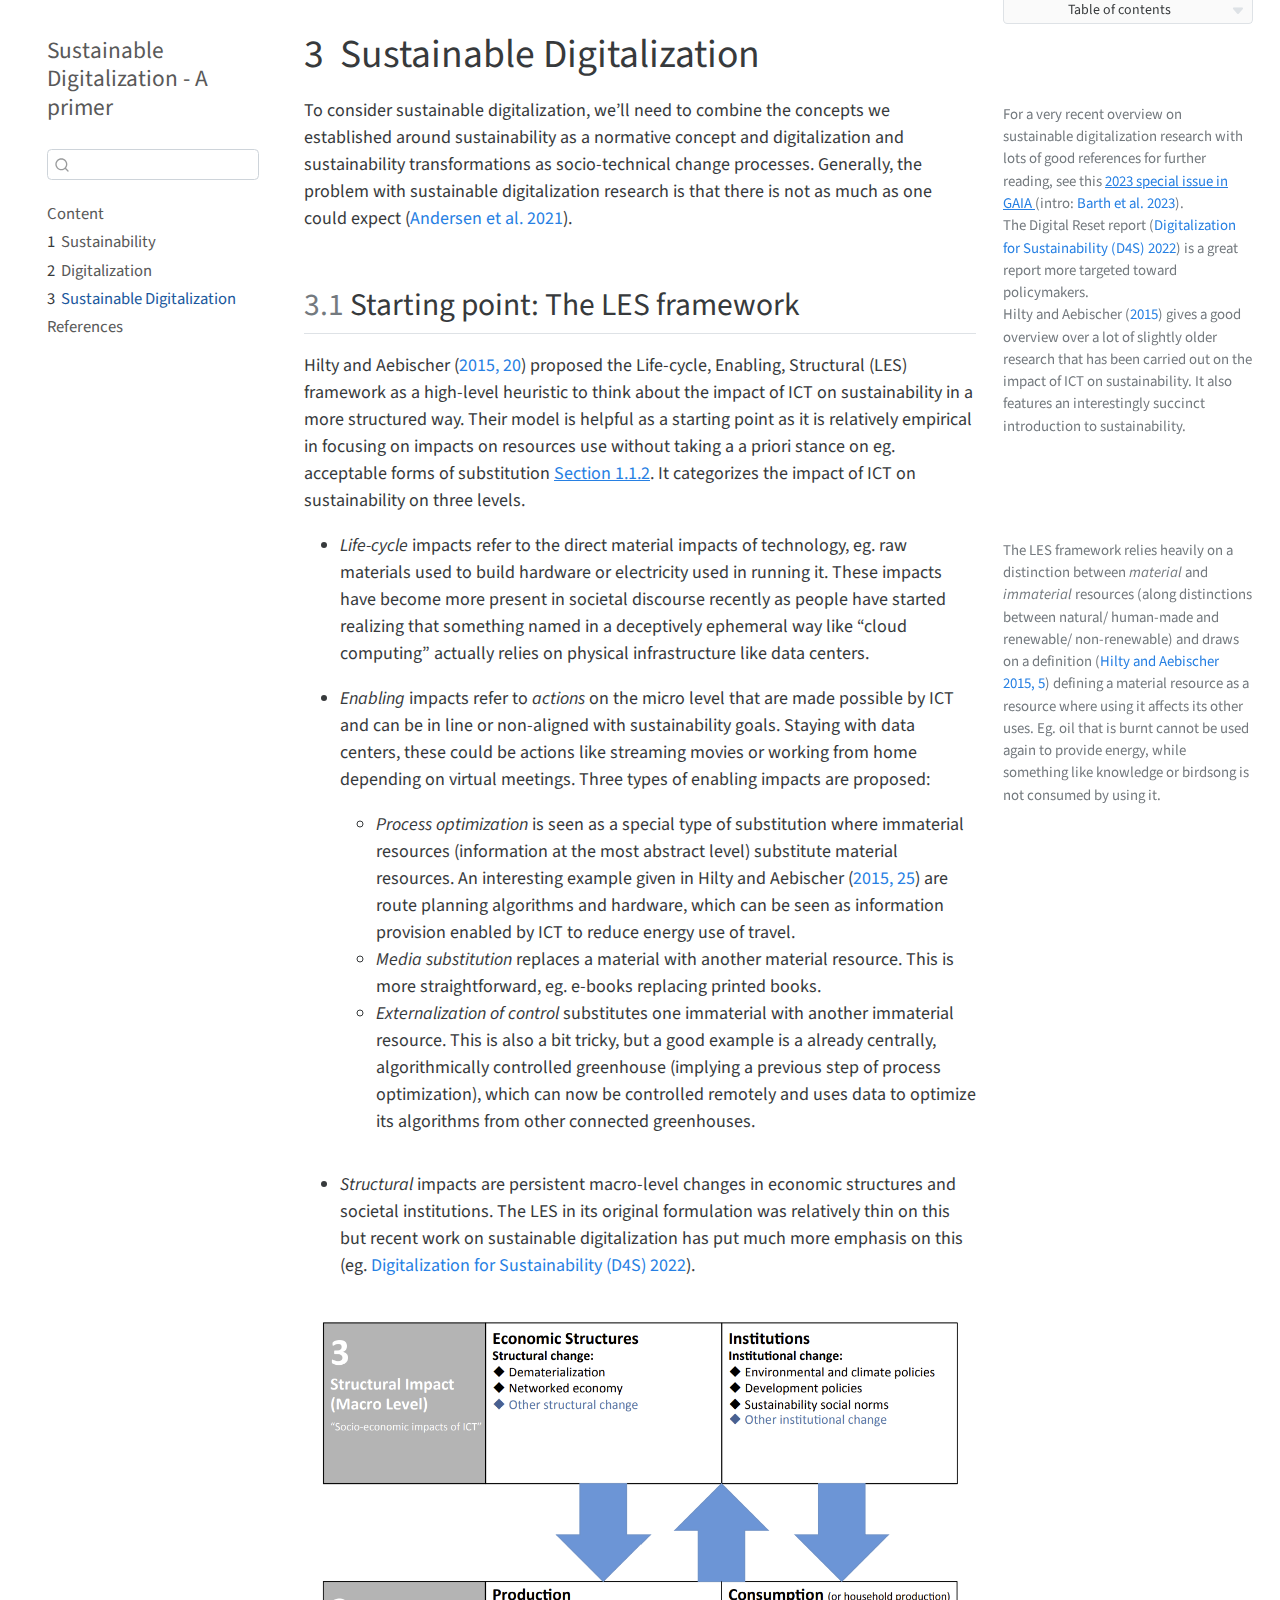
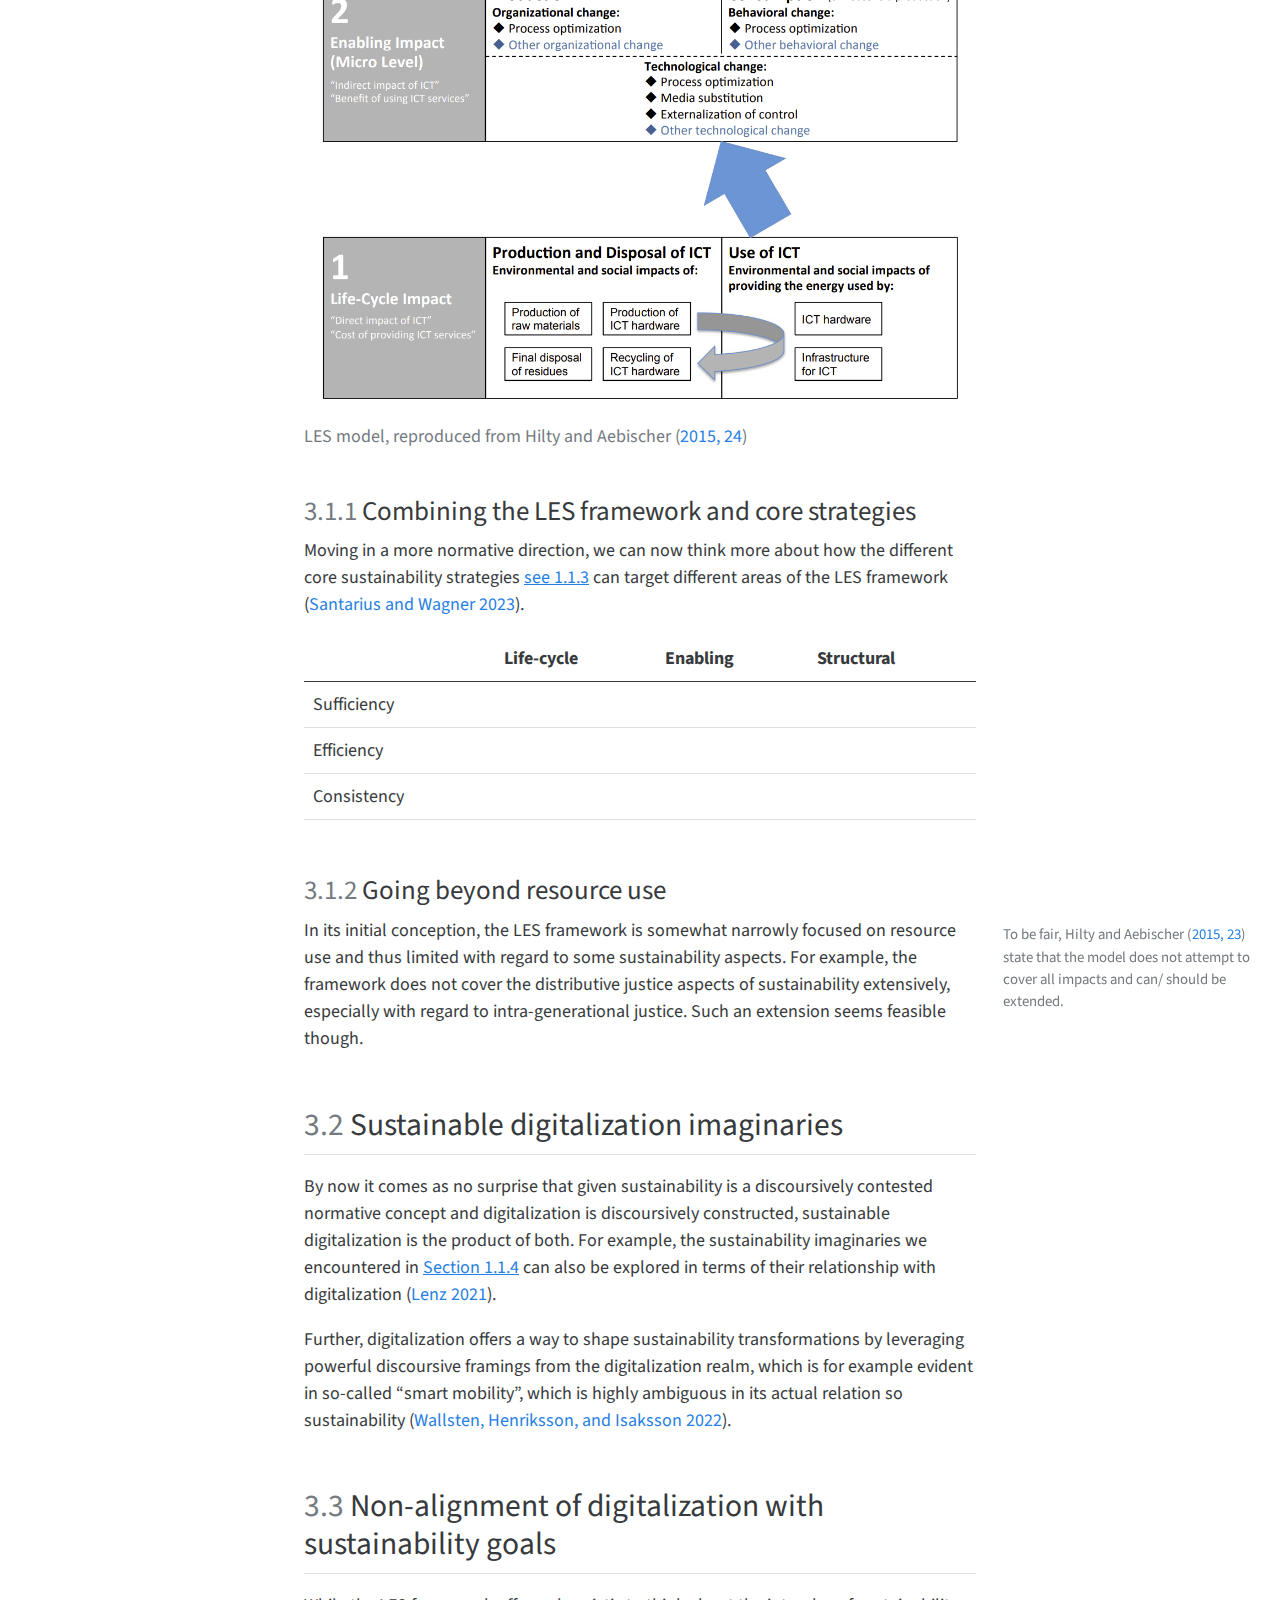
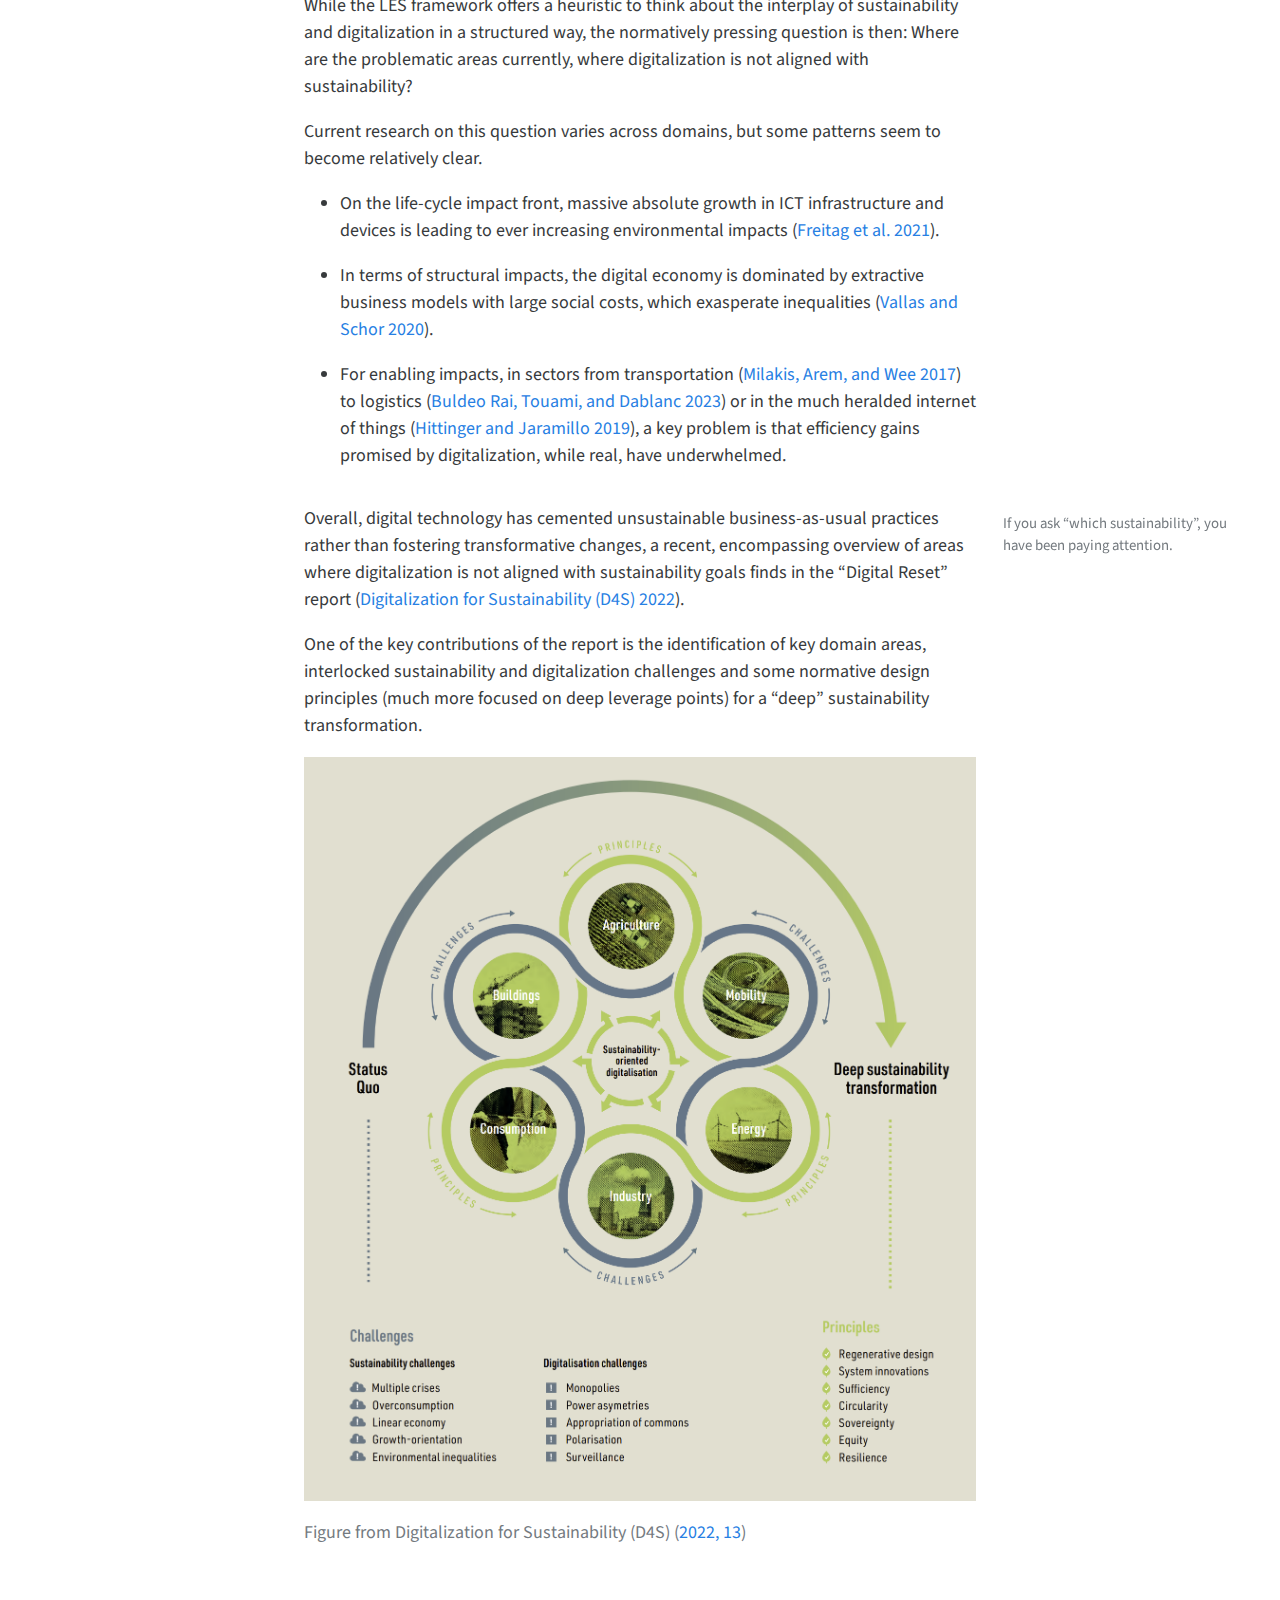
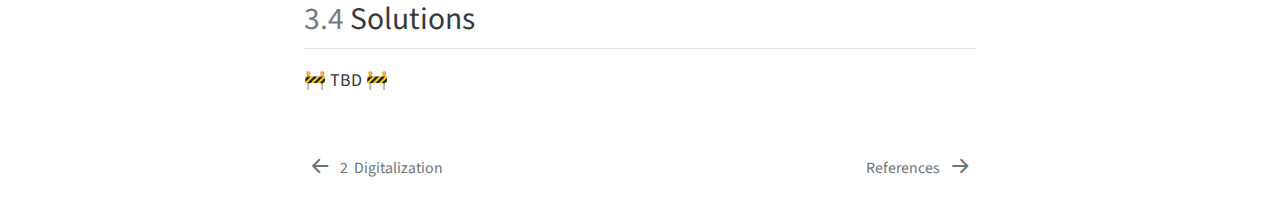
<file: docs/susdigi.html>
<!DOCTYPE html>
<html xmlns="http://www.w3.org/1999/xhtml" lang="en" xml:lang="en"><head>

<meta charset="utf-8">
<meta name="generator" content="quarto-1.2.313">

<meta name="viewport" content="width=device-width, initial-scale=1.0, user-scalable=yes">


<title>Sustainable Digitalization - A primer - 3&nbsp; Sustainable Digitalization</title>
<style>
code{white-space: pre-wrap;}
span.smallcaps{font-variant: small-caps;}
div.columns{display: flex; gap: min(4vw, 1.5em);}
div.column{flex: auto; overflow-x: auto;}
div.hanging-indent{margin-left: 1.5em; text-indent: -1.5em;}
ul.task-list{list-style: none;}
ul.task-list li input[type="checkbox"] {
  width: 0.8em;
  margin: 0 0.8em 0.2em -1.6em;
  vertical-align: middle;
}
div.csl-bib-body { }
div.csl-entry {
  clear: both;
}
.hanging div.csl-entry {
  margin-left:2em;
  text-indent:-2em;
}
div.csl-left-margin {
  min-width:2em;
  float:left;
}
div.csl-right-inline {
  margin-left:2em;
  padding-left:1em;
}
div.csl-indent {
  margin-left: 2em;
}
</style>


<script src="site_libs/quarto-nav/quarto-nav.js"></script>
<script src="site_libs/quarto-nav/headroom.min.js"></script>
<script src="site_libs/clipboard/clipboard.min.js"></script>
<script src="site_libs/quarto-search/autocomplete.umd.js"></script>
<script src="site_libs/quarto-search/fuse.min.js"></script>
<script src="site_libs/quarto-search/quarto-search.js"></script>
<meta name="quarto:offset" content="./">
<link href="./references.html" rel="next">
<link href="./digi.html" rel="prev">
<link href="./logo.png" rel="icon" type="image/png">
<script src="site_libs/quarto-html/quarto.js"></script>
<script src="site_libs/quarto-html/popper.min.js"></script>
<script src="site_libs/quarto-html/tippy.umd.min.js"></script>
<script src="site_libs/quarto-html/anchor.min.js"></script>
<link href="site_libs/quarto-html/tippy.css" rel="stylesheet">
<link href="site_libs/quarto-html/quarto-syntax-highlighting.css" rel="stylesheet" id="quarto-text-highlighting-styles">
<script src="site_libs/bootstrap/bootstrap.min.js"></script>
<link href="site_libs/bootstrap/bootstrap-icons.css" rel="stylesheet">
<link href="site_libs/bootstrap/bootstrap.min.css" rel="stylesheet" id="quarto-bootstrap" data-mode="light">
<script id="quarto-search-options" type="application/json">{
  "location": "sidebar",
  "copy-button": false,
  "collapse-after": 3,
  "panel-placement": "start",
  "type": "textbox",
  "limit": 20,
  "language": {
    "search-no-results-text": "No results",
    "search-matching-documents-text": "matching documents",
    "search-copy-link-title": "Copy link to search",
    "search-hide-matches-text": "Hide additional matches",
    "search-more-match-text": "more match in this document",
    "search-more-matches-text": "more matches in this document",
    "search-clear-button-title": "Clear",
    "search-detached-cancel-button-title": "Cancel",
    "search-submit-button-title": "Submit"
  }
}</script>


</head>

<body class="nav-sidebar floating slimcontent">

<div id="quarto-search-results"></div>
  <header id="quarto-header" class="headroom fixed-top">
  <nav class="quarto-secondary-nav" data-bs-toggle="collapse" data-bs-target="#quarto-sidebar" aria-controls="quarto-sidebar" aria-expanded="false" aria-label="Toggle sidebar navigation" onclick="if (window.quartoToggleHeadroom) { window.quartoToggleHeadroom(); }">
    <div class="container-fluid d-flex justify-content-between">
      <h1 class="quarto-secondary-nav-title"><span class="chapter-number">3</span>&nbsp; <span class="chapter-title">Sustainable Digitalization</span></h1>
      <button type="button" class="quarto-btn-toggle btn" aria-label="Show secondary navigation">
        <i class="bi bi-chevron-right"></i>
      </button>
    </div>
  </nav>
</header>
<!-- content -->
<div id="quarto-content" class="quarto-container page-columns page-rows-contents page-layout-article">
<!-- sidebar -->
  <nav id="quarto-sidebar" class="sidebar collapse sidebar-navigation floating overflow-auto">
    <div class="pt-lg-2 mt-2 text-left sidebar-header">
    <div class="sidebar-title mb-0 py-0">
      <a href="./">Sustainable Digitalization - A primer</a> 
    </div>
      </div>
      <div class="mt-2 flex-shrink-0 align-items-center">
        <div class="sidebar-search">
        <div id="quarto-search" class="" title="Search"></div>
        </div>
      </div>
    <div class="sidebar-menu-container"> 
    <ul class="list-unstyled mt-1">
        <li class="sidebar-item">
  <div class="sidebar-item-container"> 
  <a href="./index.html" class="sidebar-item-text sidebar-link">Content</a>
  </div>
</li>
        <li class="sidebar-item">
  <div class="sidebar-item-container"> 
  <a href="./sus.html" class="sidebar-item-text sidebar-link"><span class="chapter-number">1</span>&nbsp; <span class="chapter-title">Sustainability</span></a>
  </div>
</li>
        <li class="sidebar-item">
  <div class="sidebar-item-container"> 
  <a href="./digi.html" class="sidebar-item-text sidebar-link"><span class="chapter-number">2</span>&nbsp; <span class="chapter-title">Digitalization</span></a>
  </div>
</li>
        <li class="sidebar-item">
  <div class="sidebar-item-container"> 
  <a href="./susdigi.html" class="sidebar-item-text sidebar-link active"><span class="chapter-number">3</span>&nbsp; <span class="chapter-title">Sustainable Digitalization</span></a>
  </div>
</li>
        <li class="sidebar-item">
  <div class="sidebar-item-container"> 
  <a href="./references.html" class="sidebar-item-text sidebar-link">References</a>
  </div>
</li>
    </ul>
    </div>
</nav>
<!-- margin-sidebar -->
    <div id="quarto-margin-sidebar" class="sidebar margin-sidebar">
        <nav id="TOC" role="doc-toc" class="toc-active">
    <h2 id="toc-title">Table of contents</h2>
   
  <ul>
  <li><a href="#starting-point-the-les-framework" id="toc-starting-point-the-les-framework" class="nav-link active" data-scroll-target="#starting-point-the-les-framework"><span class="toc-section-number">3.1</span>  Starting point: The LES framework</a>
  <ul class="collapse">
  <li><a href="#combining-the-les-framework-and-core-strategies" id="toc-combining-the-les-framework-and-core-strategies" class="nav-link" data-scroll-target="#combining-the-les-framework-and-core-strategies"><span class="toc-section-number">3.1.1</span>  Combining the LES framework and core strategies</a></li>
  <li><a href="#going-beyond-resource-use" id="toc-going-beyond-resource-use" class="nav-link" data-scroll-target="#going-beyond-resource-use"><span class="toc-section-number">3.1.2</span>  Going beyond resource use</a></li>
  </ul></li>
  <li><a href="#sustainable-digitalization-imaginaries" id="toc-sustainable-digitalization-imaginaries" class="nav-link" data-scroll-target="#sustainable-digitalization-imaginaries"><span class="toc-section-number">3.2</span>  Sustainable digitalization imaginaries</a></li>
  <li><a href="#non-alignment-of-digitalization-with-sustainability-goals" id="toc-non-alignment-of-digitalization-with-sustainability-goals" class="nav-link" data-scroll-target="#non-alignment-of-digitalization-with-sustainability-goals"><span class="toc-section-number">3.3</span>  Non-alignment of digitalization with sustainability goals</a></li>
  <li><a href="#solutions" id="toc-solutions" class="nav-link" data-scroll-target="#solutions"><span class="toc-section-number">3.4</span>  Solutions</a></li>
  </ul>
</nav>
    </div>
<!-- main -->
<main class="content page-columns page-full" id="quarto-document-content">

<header id="title-block-header" class="quarto-title-block default">
<div class="quarto-title">
<h1 class="title"><span id="sec-susdigi" class="quarto-section-identifier d-none d-lg-block"><span class="chapter-number">3</span>&nbsp; <span class="chapter-title">Sustainable Digitalization</span></span></h1>
</div>



<div class="quarto-title-meta">

    
  
    
  </div>
  

</header>

<p>To consider sustainable digitalization, we’ll need to combine the concepts we established around sustainability as a normative concept and digitalization and sustainability transformations as socio-technical change processes. Generally, the problem with sustainable digitalization research is that there is not as much as one could expect <span class="citation" data-cites="Andersen2021-je">(<a href="references.html#ref-Andersen2021-je" role="doc-biblioref">Andersen et al. 2021</a>)</span>.</p>

<div class="no-row-height column-margin column-container"><div class="">
<p>For a very recent overview on sustainable digitalization research with lots of good references for further reading, see this <a href="https://www.ingentaconnect.com/content/oekom/gaia/2023/00000032/a00101s1">2023 special issue in GAIA </a> <span class="citation" data-cites="Barth2023-le">(intro: <a href="references.html#ref-Barth2023-le" role="doc-biblioref">Barth et al. 2023</a>)</span>.</p>
<p>The Digital Reset report <span class="citation" data-cites="Digitalization_for_Sustainability_D4S2022-ig">(<a href="references.html#ref-Digitalization_for_Sustainability_D4S2022-ig" role="doc-biblioref">Digitalization for Sustainability (D4S) 2022</a>)</span> is a great report more targeted toward policymakers.</p>
<p><span class="citation" data-cites="Hilty2015-in">Hilty and Aebischer (<a href="references.html#ref-Hilty2015-in" role="doc-biblioref">2015</a>)</span> gives a good overview over a lot of slightly older research that has been carried out on the impact of ICT on sustainability. It also features an interestingly succinct introduction to sustainability.</p>
</div></div><section id="starting-point-the-les-framework" class="level2 page-columns page-full" data-number="3.1">
<h2 data-number="3.1" class="anchored" data-anchor-id="starting-point-the-les-framework"><span class="header-section-number">3.1</span> Starting point: The LES framework</h2>
<p><span class="citation" data-cites="Hilty2015-in">Hilty and Aebischer (<a href="references.html#ref-Hilty2015-in" role="doc-biblioref">2015, 20</a>)</span> proposed the Life-cycle, Enabling, Structural (LES) framework as a high-level heuristic to think about the impact of ICT on sustainability in a more structured way. Their model is helpful as a starting point as it is relatively empirical in focusing on impacts on resources use without taking a a priori stance on eg. acceptable forms of substitution <a href="sus.html#sec-weakstrongsus"><span>Section&nbsp;1.1.2</span></a>. It categorizes the impact of ICT on sustainability on three levels.</p>
<ul>
<li><p><em>Life-cycle</em> impacts refer to the direct material impacts of technology, eg. raw materials used to build hardware or electricity used in running it. These impacts have become more present in societal discourse recently as people have started realizing that something named in a deceptively ephemeral way like “cloud computing” actually relies on physical infrastructure like data centers.</p></li>
<li><p><em>Enabling</em> impacts refer to <em>actions</em> on the micro level that are made possible by ICT and can be in line or non-aligned with sustainability goals. Staying with data centers, these could be actions like streaming movies or working from home depending on virtual meetings. Three types of enabling impacts are proposed:</p>
<ul>
<li><em>Process optimization</em> is seen as a special type of substitution where immaterial resources (information at the most abstract level) substitute material resources. An interesting example given in <span class="citation" data-cites="Hilty2015-in">Hilty and Aebischer (<a href="references.html#ref-Hilty2015-in" role="doc-biblioref">2015, 25</a>)</span> are route planning algorithms and hardware, which can be seen as information provision enabled by ICT to reduce energy use of travel.</li>
<li><em>Media substitution</em> replaces a material with another material resource. This is more straightforward, eg. e-books replacing printed books.</li>
<li><em>Externalization of control</em> substitutes one immaterial with another immaterial resource. This is also a bit tricky, but a good example is a already centrally, algorithmically controlled greenhouse (implying a previous step of process optimization), which can now be controlled remotely and uses data to optimize its algorithms from other connected greenhouses.</li>
</ul></li>
</ul>

<div class="no-row-height column-margin column-container"><div class="">
<p>The LES framework relies heavily on a distinction between <em>material</em> and <em>immaterial</em> resources (along distinctions between natural/ human-made and renewable/ non-renewable) and draws on a definition <span class="citation" data-cites="Hilty2015-in">(<a href="references.html#ref-Hilty2015-in" role="doc-biblioref">Hilty and Aebischer 2015, 5</a>)</span> defining a material resource as a resource where using it affects its other uses. Eg. oil that is burnt cannot be used again to provide energy, while something like knowledge or birdsong is not consumed by using it.</p>
</div></div><ul>
<li><em>Structural</em> impacts are persistent macro-level changes in economic structures and societal institutions. The LES in its original formulation was relatively thin on this but recent work on sustainable digitalization has put much more emphasis on this <span class="citation" data-cites="Digitalization_for_Sustainability_D4S2022-ig">(eg. <a href="references.html#ref-Digitalization_for_Sustainability_D4S2022-ig" role="doc-biblioref">Digitalization for Sustainability (D4S) 2022</a>)</span>.</li>
</ul>
<div class="quarto-figure quarto-figure-center">
<figure class="figure">
<p><img src="images/les_framework.png" class="img-fluid figure-img"></p>
<p></p><figcaption class="figure-caption">LES model, reproduced from <span class="citation" data-cites="Hilty2015-in">Hilty and Aebischer (<a href="references.html#ref-Hilty2015-in" role="doc-biblioref">2015, 24</a>)</span></figcaption><p></p>
</figure>
</div>
<section id="combining-the-les-framework-and-core-strategies" class="level3" data-number="3.1.1">
<h3 data-number="3.1.1" class="anchored" data-anchor-id="combining-the-les-framework-and-core-strategies"><span class="header-section-number">3.1.1</span> Combining the LES framework and core strategies</h3>
<p>Moving in a more normative direction, we can now think more about how the different core sustainability strategies <a href="sus.html#sec-corestrategies">see&nbsp;<span>1.1.3</span></a> can target different areas of the LES framework <span class="citation" data-cites="Santarius2023-cw">(<a href="references.html#ref-Santarius2023-cw" role="doc-biblioref">Santarius and Wagner 2023</a>)</span>.</p>
<table class="table">
<thead>
<tr class="header">
<th></th>
<th>Life-cycle</th>
<th>Enabling</th>
<th>Structural</th>
</tr>
</thead>
<tbody>
<tr class="odd">
<td>Sufficiency</td>
<td></td>
<td></td>
<td></td>
</tr>
<tr class="even">
<td>Efficiency</td>
<td></td>
<td></td>
<td></td>
</tr>
<tr class="odd">
<td>Consistency</td>
<td></td>
<td></td>
<td></td>
</tr>
</tbody>
</table>
</section>
<section id="going-beyond-resource-use" class="level3 page-columns page-full" data-number="3.1.2">
<h3 data-number="3.1.2" class="anchored" data-anchor-id="going-beyond-resource-use"><span class="header-section-number">3.1.2</span> Going beyond resource use</h3>
<p>In its initial conception, the LES framework is somewhat narrowly focused on resource use and thus limited with regard to some sustainability aspects. For example, the framework does not cover the distributive justice aspects of sustainability extensively, especially with regard to intra-generational justice. Such an extension seems feasible though.</p>

<div class="no-row-height column-margin column-container"><div class="">
<p>To be fair, <span class="citation" data-cites="Hilty2015-in">Hilty and Aebischer (<a href="references.html#ref-Hilty2015-in" role="doc-biblioref">2015, 23</a>)</span> state that the model does not attempt to cover all impacts and can/ should be extended.</p>
</div></div></section>
</section>
<section id="sustainable-digitalization-imaginaries" class="level2" data-number="3.2">
<h2 data-number="3.2" class="anchored" data-anchor-id="sustainable-digitalization-imaginaries"><span class="header-section-number">3.2</span> Sustainable digitalization imaginaries</h2>
<p>By now it comes as no surprise that given sustainability is a discoursively contested normative concept and digitalization is discoursively constructed, sustainable digitalization is the product of both. For example, the sustainability imaginaries we encountered in <a href="sus.html#sec-susimaginaries"><span>Section&nbsp;1.1.4</span></a> can also be explored in terms of their relationship with digitalization <span class="citation" data-cites="Lenz2021-rl">(<a href="references.html#ref-Lenz2021-rl" role="doc-biblioref">Lenz 2021</a>)</span>.</p>
<p>Further, digitalization offers a way to shape sustainability transformations by leveraging powerful discoursive framings from the digitalization realm, which is for example evident in so-called “smart mobility”, which is highly ambiguous in its actual relation so sustainability <span class="citation" data-cites="Wallsten2022-ae">(<a href="references.html#ref-Wallsten2022-ae" role="doc-biblioref">Wallsten, Henriksson, and Isaksson 2022</a>)</span>.</p>
</section>
<section id="non-alignment-of-digitalization-with-sustainability-goals" class="level2 page-columns page-full" data-number="3.3">
<h2 data-number="3.3" class="anchored" data-anchor-id="non-alignment-of-digitalization-with-sustainability-goals"><span class="header-section-number">3.3</span> Non-alignment of digitalization with sustainability goals</h2>
<p>While the LES framework offers a heuristic to think about the interplay of sustainability and digitalization in a structured way, the normatively pressing question is then: Where are the problematic areas currently, where digitalization is not aligned with sustainability?</p>
<p>Current research on this question varies across domains, but some patterns seem to become relatively clear.</p>
<ul>
<li><p>On the life-cycle impact front, massive absolute growth in ICT infrastructure and devices is leading to ever increasing environmental impacts <span class="citation" data-cites="Freitag2021-qh">(<a href="references.html#ref-Freitag2021-qh" role="doc-biblioref">Freitag et al. 2021</a>)</span>.</p></li>
<li><p>In terms of structural impacts, the digital economy is dominated by extractive business models with large social costs, which exasperate inequalities <span class="citation" data-cites="Vallas2020-ic">(<a href="references.html#ref-Vallas2020-ic" role="doc-biblioref">Vallas and Schor 2020</a>)</span>.</p></li>
<li><p>For enabling impacts, in sectors from transportation <span class="citation" data-cites="Milakis2017-ac">(<a href="references.html#ref-Milakis2017-ac" role="doc-biblioref">Milakis, Arem, and Wee 2017</a>)</span> to logistics <span class="citation" data-cites="Buldeo_Rai2023-rk">(<a href="references.html#ref-Buldeo_Rai2023-rk" role="doc-biblioref">Buldeo Rai, Touami, and Dablanc 2023</a>)</span> or in the much heralded internet of things <span class="citation" data-cites="Hittinger2019-qj">(<a href="references.html#ref-Hittinger2019-qj" role="doc-biblioref">Hittinger and Jaramillo 2019</a>)</span>, a key problem is that efficiency gains promised by digitalization, while real, have underwhelmed.</p></li>
</ul>
<p>Overall, digital technology has cemented unsustainable business-as-usual practices rather than fostering transformative changes, a recent, encompassing overview of areas where digitalization is not aligned with sustainability goals finds in the “Digital Reset” report <span class="citation" data-cites="Digitalization_for_Sustainability_D4S2022-ig">(<a href="references.html#ref-Digitalization_for_Sustainability_D4S2022-ig" role="doc-biblioref">Digitalization for Sustainability (D4S) 2022</a>)</span>.</p>

<div class="no-row-height column-margin column-container"><div class="">
<p>If you ask “which sustainability”, you have been paying attention.</p>
</div></div><p>One of the key contributions of the report is the identification of key domain areas, interlocked sustainability and digitalization challenges and some normative design principles (much more focused on deep leverage points) for a “deep” sustainability transformation.</p>
<div class="quarto-figure quarto-figure-center">
<figure class="figure">
<p><img src="images/d4s_figure.png" class="img-fluid figure-img"></p>
<p></p><figcaption class="figure-caption">Figure from <span class="citation" data-cites="Digitalization_for_Sustainability_D4S2022-ig">Digitalization for Sustainability (D4S) (<a href="references.html#ref-Digitalization_for_Sustainability_D4S2022-ig" role="doc-biblioref">2022, 13</a>)</span></figcaption><p></p>
</figure>
</div>
</section>
<section id="solutions" class="level2" data-number="3.4">
<h2 data-number="3.4" class="anchored" data-anchor-id="solutions"><span class="header-section-number">3.4</span> Solutions</h2>
<p>🚧 TBD 🚧</p>


<div id="refs" class="references csl-bib-body hanging-indent" role="doc-bibliography" style="display: none">
<div id="ref-Andersen2021-je" class="csl-entry" role="doc-biblioentry">
Andersen, Allan Dahl, Koen Frenken, Victor Galaz, Florian Kern, Laurens Klerkx, Matthijs Mouthaan, Laura Piscicelli, Juliet B Schor, and Taneli Vaskelainen. 2021. <span>“On Digitalization and Sustainability Transitions.”</span> <em>Environmental Innovation and Societal Transitions</em> 41 (December): 96–98. <a href="https://doi.org/10.1016/j.eist.2021.09.013">https://doi.org/10.1016/j.eist.2021.09.013</a>.
</div>
<div id="ref-Barth2023-le" class="csl-entry" role="doc-biblioentry">
Barth, Matthias, Maike Gossen, Daniel J Lang, and Tilman Santarius. 2023. <span>“Sustainable Digitalization Fostering the Twin Transformation in a Transdisciplinary Way.”</span> <em>GAIA - Ecological Perspectives for Science and Society</em> 32 (1): 6–9. <a href="https://doi.org/10.14512/gaia.32.S1.3">https://doi.org/10.14512/gaia.32.S1.3</a>.
</div>
<div id="ref-Buldeo_Rai2023-rk" class="csl-entry" role="doc-biblioentry">
Buldeo Rai, Heleen, Sabrina Touami, and Laetitia Dablanc. 2023. <span>“Not All e-Commerce Emits Equally: Systematic Quantitative Review of Online and Store Purchases’ Carbon Footprint.”</span> <em>Environmental Science &amp; Technology</em> 57 (1): 708–18. <a href="https://doi.org/10.1021/acs.est.2c00299">https://doi.org/10.1021/acs.est.2c00299</a>.
</div>
<div id="ref-Digitalization_for_Sustainability_D4S2022-ig" class="csl-entry" role="doc-biblioentry">
Digitalization for Sustainability (D4S). 2022. <span>“Digital Reset. Redirecting Technologies for the Deep Sustainability Transformation.”</span> Berlin: TU Berlin. https://doi.org/<a href="https://doi.org/10.14279/depositonce-16187.2">https://doi.org/10.14279/depositonce-16187.2</a>.
</div>
<div id="ref-Freitag2021-qh" class="csl-entry" role="doc-biblioentry">
Freitag, Charlotte, Mike Berners-Lee, Kelly Widdicks, Bran Knowles, Gordon S Blair, and Adrian Friday. 2021. <span>“The Real Climate and Transformative Impact of <span>ICT</span>: A Critique of Estimates, Trends, and Regulations.”</span> <em>Patterns (New York, N.Y.)</em> 2 (9): 100340. <a href="https://doi.org/10.1016/j.patter.2021.100340">https://doi.org/10.1016/j.patter.2021.100340</a>.
</div>
<div id="ref-Hilty2015-in" class="csl-entry" role="doc-biblioentry">
Hilty, Lorenz M, and Bernard Aebischer. 2015. <span>“<span>ICT</span> for Sustainability: An Emerging Research Field.”</span> In <em><span>ICT</span> Innovations for Sustainability</em>, 3–36. Springer International Publishing. <a href="https://doi.org/10.1007/978-3-319-09228-7\_1">https://doi.org/10.1007/978-3-319-09228-7\_1</a>.
</div>
<div id="ref-Hittinger2019-qj" class="csl-entry" role="doc-biblioentry">
Hittinger, Eric, and Paulina Jaramillo. 2019. <span>“Internet of Things: Energy Boon or Bane?”</span> <em>Science</em> 364 (6438): 326–28. <a href="https://doi.org/10.1126/science.aau8825">https://doi.org/10.1126/science.aau8825</a>.
</div>
<div id="ref-Lenz2021-rl" class="csl-entry" role="doc-biblioentry">
Lenz, Sarah. 2021. <span>“Is Digitalization a Problem Solver or a Fire Accelerator? Situating Digital Technologies in Sustainability Discourses.”</span> <em>Social Sciences Information. Information Sur Les Sciences Sociales</em> 60 (2): 188–208. <a href="https://doi.org/10.1177/05390184211012179">https://doi.org/10.1177/05390184211012179</a>.
</div>
<div id="ref-Milakis2017-ac" class="csl-entry" role="doc-biblioentry">
Milakis, Dimitris, Bart van Arem, and Bert van Wee. 2017. <span>“Policy and Society Related Implications of Automated Driving: A Review of Literature and Directions for Future Research.”</span> <em>Journal of Intelligent Transportation Systems</em> 21 (4): 324–48. <a href="https://doi.org/10.1080/15472450.2017.1291351">https://doi.org/10.1080/15472450.2017.1291351</a>.
</div>
<div id="ref-Santarius2023-cw" class="csl-entry" role="doc-biblioentry">
Santarius, Tilman, and Josephin Wagner. 2023. <span>“Digitalization and Sustainability: A Systematic Literature Analysis of <span>ICT</span> for Sustainability Research.”</span> <em>GAIA - Ecological Perspectives for Science and Society</em> 32 (1): 21–32. <a href="https://doi.org/10.14512/gaia.32.S1.5">https://doi.org/10.14512/gaia.32.S1.5</a>.
</div>
<div id="ref-Vallas2020-ic" class="csl-entry" role="doc-biblioentry">
Vallas, Steven, and Juliet B Schor. 2020. <span>“What Do Platforms Do? Understanding the Gig Economy.”</span> <em>Annual Review of Sociology</em> 46 (1): 273–94. <a href="https://doi.org/10.1146/annurev-soc-121919-054857">https://doi.org/10.1146/annurev-soc-121919-054857</a>.
</div>
<div id="ref-Wallsten2022-ae" class="csl-entry" role="doc-biblioentry">
Wallsten, Anna, Malin Henriksson, and Karolina Isaksson. 2022. <span>“The Role of Local Public Authorities in Steering Toward Smart and Sustainable Mobility: Findings from the Stockholm Metropolitan Area.”</span> <em>Planning Practice &amp; Research</em> 37 (5): 532–46. <a href="https://doi.org/10.1080/02697459.2021.1874638">https://doi.org/10.1080/02697459.2021.1874638</a>.
</div>
</div>
</section>

</main> <!-- /main -->
<script id="quarto-html-after-body" type="application/javascript">
window.document.addEventListener("DOMContentLoaded", function (event) {
  const toggleBodyColorMode = (bsSheetEl) => {
    const mode = bsSheetEl.getAttribute("data-mode");
    const bodyEl = window.document.querySelector("body");
    if (mode === "dark") {
      bodyEl.classList.add("quarto-dark");
      bodyEl.classList.remove("quarto-light");
    } else {
      bodyEl.classList.add("quarto-light");
      bodyEl.classList.remove("quarto-dark");
    }
  }
  const toggleBodyColorPrimary = () => {
    const bsSheetEl = window.document.querySelector("link#quarto-bootstrap");
    if (bsSheetEl) {
      toggleBodyColorMode(bsSheetEl);
    }
  }
  toggleBodyColorPrimary();  
  const icon = "";
  const anchorJS = new window.AnchorJS();
  anchorJS.options = {
    placement: 'right',
    icon: icon
  };
  anchorJS.add('.anchored');
  const clipboard = new window.ClipboardJS('.code-copy-button', {
    target: function(trigger) {
      return trigger.previousElementSibling;
    }
  });
  clipboard.on('success', function(e) {
    // button target
    const button = e.trigger;
    // don't keep focus
    button.blur();
    // flash "checked"
    button.classList.add('code-copy-button-checked');
    var currentTitle = button.getAttribute("title");
    button.setAttribute("title", "Copied!");
    let tooltip;
    if (window.bootstrap) {
      button.setAttribute("data-bs-toggle", "tooltip");
      button.setAttribute("data-bs-placement", "left");
      button.setAttribute("data-bs-title", "Copied!");
      tooltip = new bootstrap.Tooltip(button, 
        { trigger: "manual", 
          customClass: "code-copy-button-tooltip",
          offset: [0, -8]});
      tooltip.show();    
    }
    setTimeout(function() {
      if (tooltip) {
        tooltip.hide();
        button.removeAttribute("data-bs-title");
        button.removeAttribute("data-bs-toggle");
        button.removeAttribute("data-bs-placement");
      }
      button.setAttribute("title", currentTitle);
      button.classList.remove('code-copy-button-checked');
    }, 1000);
    // clear code selection
    e.clearSelection();
  });
  function tippyHover(el, contentFn) {
    const config = {
      allowHTML: true,
      content: contentFn,
      maxWidth: 500,
      delay: 100,
      arrow: false,
      appendTo: function(el) {
          return el.parentElement;
      },
      interactive: true,
      interactiveBorder: 10,
      theme: 'quarto',
      placement: 'bottom-start'
    };
    window.tippy(el, config); 
  }
  const noterefs = window.document.querySelectorAll('a[role="doc-noteref"]');
  for (var i=0; i<noterefs.length; i++) {
    const ref = noterefs[i];
    tippyHover(ref, function() {
      // use id or data attribute instead here
      let href = ref.getAttribute('data-footnote-href') || ref.getAttribute('href');
      try { href = new URL(href).hash; } catch {}
      const id = href.replace(/^#\/?/, "");
      const note = window.document.getElementById(id);
      return note.innerHTML;
    });
  }
  const findCites = (el) => {
    const parentEl = el.parentElement;
    if (parentEl) {
      const cites = parentEl.dataset.cites;
      if (cites) {
        return {
          el,
          cites: cites.split(' ')
        };
      } else {
        return findCites(el.parentElement)
      }
    } else {
      return undefined;
    }
  };
  var bibliorefs = window.document.querySelectorAll('a[role="doc-biblioref"]');
  for (var i=0; i<bibliorefs.length; i++) {
    const ref = bibliorefs[i];
    const citeInfo = findCites(ref);
    if (citeInfo) {
      tippyHover(citeInfo.el, function() {
        var popup = window.document.createElement('div');
        citeInfo.cites.forEach(function(cite) {
          var citeDiv = window.document.createElement('div');
          citeDiv.classList.add('hanging-indent');
          citeDiv.classList.add('csl-entry');
          var biblioDiv = window.document.getElementById('ref-' + cite);
          if (biblioDiv) {
            citeDiv.innerHTML = biblioDiv.innerHTML;
          }
          popup.appendChild(citeDiv);
        });
        return popup.innerHTML;
      });
    }
  }
});
</script>
<nav class="page-navigation">
  <div class="nav-page nav-page-previous">
      <a href="./digi.html" class="pagination-link">
        <i class="bi bi-arrow-left-short"></i> <span class="nav-page-text"><span class="chapter-number">2</span>&nbsp; <span class="chapter-title">Digitalization</span></span>
      </a>          
  </div>
  <div class="nav-page nav-page-next">
      <a href="./references.html" class="pagination-link">
        <span class="nav-page-text">References</span> <i class="bi bi-arrow-right-short"></i>
      </a>
  </div>
</nav>
</div> <!-- /content -->



</body></html>
</file>
<file: _docs/site_libs/quarto-html/tippy.css>
.tippy-box[data-animation=fade][data-state=hidden]{opacity:0}[data-tippy-root]{max-width:calc(100vw - 10px)}.tippy-box{position:relative;background-color:#333;color:#fff;border-radius:4px;font-size:14px;line-height:1.4;white-space:normal;outline:0;transition-property:transform,visibility,opacity}.tippy-box[data-placement^=top]>.tippy-arrow{bottom:0}.tippy-box[data-placement^=top]>.tippy-arrow:before{bottom:-7px;left:0;border-width:8px 8px 0;border-top-color:initial;transform-origin:center top}.tippy-box[data-placement^=bottom]>.tippy-arrow{top:0}.tippy-box[data-placement^=bottom]>.tippy-arrow:before{top:-7px;left:0;border-width:0 8px 8px;border-bottom-color:initial;transform-origin:center bottom}.tippy-box[data-placement^=left]>.tippy-arrow{right:0}.tippy-box[data-placement^=left]>.tippy-arrow:before{border-width:8px 0 8px 8px;border-left-color:initial;right:-7px;transform-origin:center left}.tippy-box[data-placement^=right]>.tippy-arrow{left:0}.tippy-box[data-placement^=right]>.tippy-arrow:before{left:-7px;border-width:8px 8px 8px 0;border-right-color:initial;transform-origin:center right}.tippy-box[data-inertia][data-state=visible]{transition-timing-function:cubic-bezier(.54,1.5,.38,1.11)}.tippy-arrow{width:16px;height:16px;color:#333}.tippy-arrow:before{content:"";position:absolute;border-color:transparent;border-style:solid}.tippy-content{position:relative;padding:5px 9px;z-index:1}
</file>
<file: _docs/site_libs/quarto-html/quarto-syntax-highlighting.css>
/* quarto syntax highlight colors */
:root {
  --quarto-hl-ot-color: #003B4F;
  --quarto-hl-at-color: #657422;
  --quarto-hl-ss-color: #20794D;
  --quarto-hl-an-color: #5E5E5E;
  --quarto-hl-fu-color: #4758AB;
  --quarto-hl-st-color: #20794D;
  --quarto-hl-cf-color: #003B4F;
  --quarto-hl-op-color: #5E5E5E;
  --quarto-hl-er-color: #AD0000;
  --quarto-hl-bn-color: #AD0000;
  --quarto-hl-al-color: #AD0000;
  --quarto-hl-va-color: #111111;
  --quarto-hl-bu-color: inherit;
  --quarto-hl-ex-color: inherit;
  --quarto-hl-pp-color: #AD0000;
  --quarto-hl-in-color: #5E5E5E;
  --quarto-hl-vs-color: #20794D;
  --quarto-hl-wa-color: #5E5E5E;
  --quarto-hl-do-color: #5E5E5E;
  --quarto-hl-im-color: #00769E;
  --quarto-hl-ch-color: #20794D;
  --quarto-hl-dt-color: #AD0000;
  --quarto-hl-fl-color: #AD0000;
  --quarto-hl-co-color: #5E5E5E;
  --quarto-hl-cv-color: #5E5E5E;
  --quarto-hl-cn-color: #8f5902;
  --quarto-hl-sc-color: #5E5E5E;
  --quarto-hl-dv-color: #AD0000;
  --quarto-hl-kw-color: #003B4F;
}

/* other quarto variables */
:root {
  --quarto-font-monospace: SFMono-Regular, Menlo, Monaco, Consolas, "Liberation Mono", "Courier New", monospace;
}

pre > code.sourceCode > span {
  color: #003B4F;
}

code span {
  color: #003B4F;
}

code.sourceCode > span {
  color: #003B4F;
}

div.sourceCode,
div.sourceCode pre.sourceCode {
  color: #003B4F;
}

code span.ot {
  color: #003B4F;
}

code span.at {
  color: #657422;
}

code span.ss {
  color: #20794D;
}

code span.an {
  color: #5E5E5E;
}

code span.fu {
  color: #4758AB;
}

code span.st {
  color: #20794D;
}

code span.cf {
  color: #003B4F;
}

code span.op {
  color: #5E5E5E;
}

code span.er {
  color: #AD0000;
}

code span.bn {
  color: #AD0000;
}

code span.al {
  color: #AD0000;
}

code span.va {
  color: #111111;
}

code span.pp {
  color: #AD0000;
}

code span.in {
  color: #5E5E5E;
}

code span.vs {
  color: #20794D;
}

code span.wa {
  color: #5E5E5E;
  font-style: italic;
}

code span.do {
  color: #5E5E5E;
  font-style: italic;
}

code span.im {
  color: #00769E;
}

code span.ch {
  color: #20794D;
}

code span.dt {
  color: #AD0000;
}

code span.fl {
  color: #AD0000;
}

code span.co {
  color: #5E5E5E;
}

code span.cv {
  color: #5E5E5E;
  font-style: italic;
}

code span.cn {
  color: #8f5902;
}

code span.sc {
  color: #5E5E5E;
}

code span.dv {
  color: #AD0000;
}

code span.kw {
  color: #003B4F;
}

.prevent-inlining {
  content: "</";
}

/*# sourceMappingURL=debc5d5d77c3f9108843748ff7464032.css.map */
</file>
<file: docs/site_libs/quarto-html/tippy.css>
.tippy-box[data-animation=fade][data-state=hidden]{opacity:0}[data-tippy-root]{max-width:calc(100vw - 10px)}.tippy-box{position:relative;background-color:#333;color:#fff;border-radius:4px;font-size:14px;line-height:1.4;white-space:normal;outline:0;transition-property:transform,visibility,opacity}.tippy-box[data-placement^=top]>.tippy-arrow{bottom:0}.tippy-box[data-placement^=top]>.tippy-arrow:before{bottom:-7px;left:0;border-width:8px 8px 0;border-top-color:initial;transform-origin:center top}.tippy-box[data-placement^=bottom]>.tippy-arrow{top:0}.tippy-box[data-placement^=bottom]>.tippy-arrow:before{top:-7px;left:0;border-width:0 8px 8px;border-bottom-color:initial;transform-origin:center bottom}.tippy-box[data-placement^=left]>.tippy-arrow{right:0}.tippy-box[data-placement^=left]>.tippy-arrow:before{border-width:8px 0 8px 8px;border-left-color:initial;right:-7px;transform-origin:center left}.tippy-box[data-placement^=right]>.tippy-arrow{left:0}.tippy-box[data-placement^=right]>.tippy-arrow:before{left:-7px;border-width:8px 8px 8px 0;border-right-color:initial;transform-origin:center right}.tippy-box[data-inertia][data-state=visible]{transition-timing-function:cubic-bezier(.54,1.5,.38,1.11)}.tippy-arrow{width:16px;height:16px;color:#333}.tippy-arrow:before{content:"";position:absolute;border-color:transparent;border-style:solid}.tippy-content{position:relative;padding:5px 9px;z-index:1}
</file>
<file: docs/site_libs/quarto-html/quarto-syntax-highlighting-549806ee2085284f45b00abea8c6df48.css>
/* quarto syntax highlight colors */
:root {
  --quarto-hl-ot-color: #003B4F;
  --quarto-hl-at-color: #657422;
  --quarto-hl-ss-color: #20794D;
  --quarto-hl-an-color: #5E5E5E;
  --quarto-hl-fu-color: #4758AB;
  --quarto-hl-st-color: #20794D;
  --quarto-hl-cf-color: #003B4F;
  --quarto-hl-op-color: #5E5E5E;
  --quarto-hl-er-color: #AD0000;
  --quarto-hl-bn-color: #AD0000;
  --quarto-hl-al-color: #AD0000;
  --quarto-hl-va-color: #111111;
  --quarto-hl-bu-color: inherit;
  --quarto-hl-ex-color: inherit;
  --quarto-hl-pp-color: #AD0000;
  --quarto-hl-in-color: #5E5E5E;
  --quarto-hl-vs-color: #20794D;
  --quarto-hl-wa-color: #5E5E5E;
  --quarto-hl-do-color: #5E5E5E;
  --quarto-hl-im-color: #00769E;
  --quarto-hl-ch-color: #20794D;
  --quarto-hl-dt-color: #AD0000;
  --quarto-hl-fl-color: #AD0000;
  --quarto-hl-co-color: #5E5E5E;
  --quarto-hl-cv-color: #5E5E5E;
  --quarto-hl-cn-color: #8f5902;
  --quarto-hl-sc-color: #5E5E5E;
  --quarto-hl-dv-color: #AD0000;
  --quarto-hl-kw-color: #003B4F;
}

/* other quarto variables */
:root {
  --quarto-font-monospace: SFMono-Regular, Menlo, Monaco, Consolas, "Liberation Mono", "Courier New", monospace;
}

pre > code.sourceCode > span {
  color: #003B4F;
}

code span {
  color: #003B4F;
}

code.sourceCode > span {
  color: #003B4F;
}

div.sourceCode,
div.sourceCode pre.sourceCode {
  color: #003B4F;
}

code span.ot {
  color: #003B4F;
  font-style: inherit;
}

code span.at {
  color: #657422;
  font-style: inherit;
}

code span.ss {
  color: #20794D;
  font-style: inherit;
}

code span.an {
  color: #5E5E5E;
  font-style: inherit;
}

code span.fu {
  color: #4758AB;
  font-style: inherit;
}

code span.st {
  color: #20794D;
  font-style: inherit;
}

code span.cf {
  color: #003B4F;
  font-weight: bold;
  font-style: inherit;
}

code span.op {
  color: #5E5E5E;
  font-style: inherit;
}

code span.er {
  color: #AD0000;
  font-style: inherit;
}

code span.bn {
  color: #AD0000;
  font-style: inherit;
}

code span.al {
  color: #AD0000;
  font-style: inherit;
}

code span.va {
  color: #111111;
  font-style: inherit;
}

code span.bu {
  font-style: inherit;
}

code span.ex {
  font-style: inherit;
}

code span.pp {
  color: #AD0000;
  font-style: inherit;
}

code span.in {
  color: #5E5E5E;
  font-style: inherit;
}

code span.vs {
  color: #20794D;
  font-style: inherit;
}

code span.wa {
  color: #5E5E5E;
  font-style: italic;
}

code span.do {
  color: #5E5E5E;
  font-style: italic;
}

code span.im {
  color: #00769E;
  font-style: inherit;
}

code span.ch {
  color: #20794D;
  font-style: inherit;
}

code span.dt {
  color: #AD0000;
  font-style: inherit;
}

code span.fl {
  color: #AD0000;
  font-style: inherit;
}

code span.co {
  color: #5E5E5E;
  font-style: inherit;
}

code span.cv {
  color: #5E5E5E;
  font-style: italic;
}

code span.cn {
  color: #8f5902;
  font-style: inherit;
}

code span.sc {
  color: #5E5E5E;
  font-style: inherit;
}

code span.dv {
  color: #AD0000;
  font-style: inherit;
}

code span.kw {
  color: #003B4F;
  font-weight: bold;
  font-style: inherit;
}

.prevent-inlining {
  content: "</";
}

/*# sourceMappingURL=ae99138f4fbc2fb4c9f5e5cd69c22459.css.map */
</file>
<file: docs/site_libs/quarto-html/quarto-syntax-highlighting.css>
/* quarto syntax highlight colors */
:root {
  --quarto-hl-ot-color: #003B4F;
  --quarto-hl-at-color: #657422;
  --quarto-hl-ss-color: #20794D;
  --quarto-hl-an-color: #5E5E5E;
  --quarto-hl-fu-color: #4758AB;
  --quarto-hl-st-color: #20794D;
  --quarto-hl-cf-color: #003B4F;
  --quarto-hl-op-color: #5E5E5E;
  --quarto-hl-er-color: #AD0000;
  --quarto-hl-bn-color: #AD0000;
  --quarto-hl-al-color: #AD0000;
  --quarto-hl-va-color: #111111;
  --quarto-hl-bu-color: inherit;
  --quarto-hl-ex-color: inherit;
  --quarto-hl-pp-color: #AD0000;
  --quarto-hl-in-color: #5E5E5E;
  --quarto-hl-vs-color: #20794D;
  --quarto-hl-wa-color: #5E5E5E;
  --quarto-hl-do-color: #5E5E5E;
  --quarto-hl-im-color: #00769E;
  --quarto-hl-ch-color: #20794D;
  --quarto-hl-dt-color: #AD0000;
  --quarto-hl-fl-color: #AD0000;
  --quarto-hl-co-color: #5E5E5E;
  --quarto-hl-cv-color: #5E5E5E;
  --quarto-hl-cn-color: #8f5902;
  --quarto-hl-sc-color: #5E5E5E;
  --quarto-hl-dv-color: #AD0000;
  --quarto-hl-kw-color: #003B4F;
}

/* other quarto variables */
:root {
  --quarto-font-monospace: SFMono-Regular, Menlo, Monaco, Consolas, "Liberation Mono", "Courier New", monospace;
}

pre > code.sourceCode > span {
  color: #003B4F;
}

code span {
  color: #003B4F;
}

code.sourceCode > span {
  color: #003B4F;
}

div.sourceCode,
div.sourceCode pre.sourceCode {
  color: #003B4F;
}

code span.ot {
  color: #003B4F;
}

code span.at {
  color: #657422;
}

code span.ss {
  color: #20794D;
}

code span.an {
  color: #5E5E5E;
}

code span.fu {
  color: #4758AB;
}

code span.st {
  color: #20794D;
}

code span.cf {
  color: #003B4F;
}

code span.op {
  color: #5E5E5E;
}

code span.er {
  color: #AD0000;
}

code span.bn {
  color: #AD0000;
}

code span.al {
  color: #AD0000;
}

code span.va {
  color: #111111;
}

code span.pp {
  color: #AD0000;
}

code span.in {
  color: #5E5E5E;
}

code span.vs {
  color: #20794D;
}

code span.wa {
  color: #5E5E5E;
  font-style: italic;
}

code span.do {
  color: #5E5E5E;
  font-style: italic;
}

code span.im {
  color: #00769E;
}

code span.ch {
  color: #20794D;
}

code span.dt {
  color: #AD0000;
}

code span.fl {
  color: #AD0000;
}

code span.co {
  color: #5E5E5E;
}

code span.cv {
  color: #5E5E5E;
  font-style: italic;
}

code span.cn {
  color: #8f5902;
}

code span.sc {
  color: #5E5E5E;
}

code span.dv {
  color: #AD0000;
}

code span.kw {
  color: #003B4F;
}

.prevent-inlining {
  content: "</";
}

/*# sourceMappingURL=debc5d5d77c3f9108843748ff7464032.css.map */
</file>
